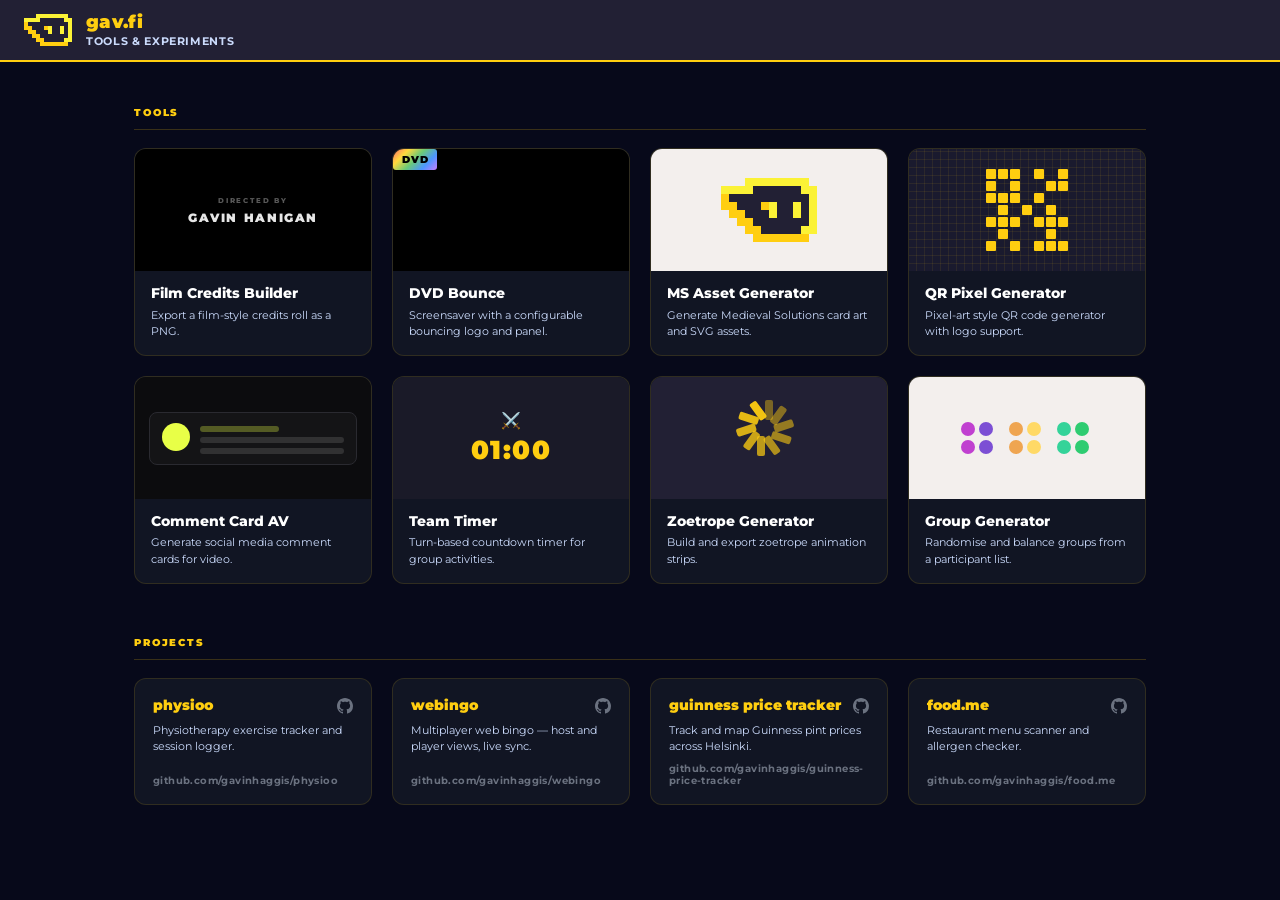
<file: index.html>
<!DOCTYPE html>
<html lang="en">
<head>
  <meta charset="UTF-8">
  <meta name="viewport" content="width=device-width, initial-scale=1.0">
  <title>gav.fi — tools</title>
  <link rel="preconnect" href="https://fonts.googleapis.com">
  <link rel="preconnect" href="https://fonts.gstatic.com" crossorigin>
  <link href="https://fonts.googleapis.com/css2?family=Montserrat:wght@400;700;800;900&display=swap" rel="stylesheet">
  <link rel="stylesheet" href="gav-fi-tools.css">
  <style>
    /* ── Tool preview panes ─────────────────────────────────────────────────── */

    /* credits — film title card */
    .prev-credits {
      background: #000;
      display: flex;
      flex-direction: column;
      align-items: center;
      justify-content: center;
      gap: 6px;
    }
    .prev-credits::before {
      content: "DIRECTED BY";
      font-family: 'Montserrat', sans-serif;
      font-size: 0.45rem;
      font-weight: 800;
      letter-spacing: .25em;
      color: rgba(255,255,255,.35);
    }
    .prev-credits::after {
      content: "GAVIN HANIGAN";
      font-family: 'Montserrat', sans-serif;
      font-size: 0.72rem;
      font-weight: 900;
      letter-spacing: .14em;
      color: rgba(255,255,255,.9);
    }

    /* DVD bounce */
    .prev-dvd {
      background: #000;
      position: relative;
    }
    .prev-dvd::after {
      content: "DVD";
      position: absolute;
      font-family: 'Montserrat', sans-serif;
      font-size: 0.6rem;
      font-weight: 900;
      letter-spacing: .08em;
      padding: 5px 9px;
      background: linear-gradient(135deg, #ff6b6b, #ffd93d, #6bcb77, #4d96ff, #c77dff);
      color: #000;
      border-radius: 3px;
      animation: dvd 4s ease-in-out infinite alternate;
    }
    @keyframes dvd {
      0%   { left: 8%;  top: 14%; }
      30%  { left: 62%; top: 8%;  }
      55%  { left: 44%; top: 58%; }
      80%  { left: 70%; top: 38%; }
      100% { left: 12%; top: 66%; }
    }

    /* Mav Generator — warm parchment + mav */
    .prev-mav {
      background: #f3efed;
      display: flex;
      align-items: center;
      justify-content: center;
    }
    .prev-mav svg {
      width: 96px;
      height: 64px;
      image-rendering: pixelated;
    }

    /* QR — pixel grid pattern */
    .prev-qr {
      background: #1a1a2e;
      background-image:
        repeating-linear-gradient(0deg,   transparent, transparent 7px, rgba(255,206,16,.08) 7px, rgba(255,206,16,.08) 8px),
        repeating-linear-gradient(90deg,  transparent, transparent 7px, rgba(255,206,16,.08) 7px, rgba(255,206,16,.08) 8px);
      display: flex;
      align-items: center;
      justify-content: center;
    }
    .prev-qr-inner {
      display: grid;
      grid-template-columns: repeat(7,10px);
      grid-template-rows: repeat(7,10px);
      gap: 2px;
    }
    .prev-qr-inner span {
      display: block;
      background: #ffce10;
      border-radius: 1px;
    }
    .prev-qr-inner span.e { background: transparent; }

    /* Social Media — dark + lime accent card */
    .prev-social {
      background: #0c0c0e;
      display: flex;
      align-items: center;
      justify-content: center;
      padding: 14px;
    }
    .prev-social-card {
      background: #141416;
      border: 1px solid #2a2a30;
      border-radius: 8px;
      padding: 10px 12px;
      width: 100%;
      display: flex;
      gap: 10px;
      align-items: flex-start;
    }
    .prev-social-avatar {
      width: 28px;
      height: 28px;
      border-radius: 50%;
      background: #e8ff47;
      flex-shrink: 0;
    }
    .prev-social-lines {
      flex: 1;
      display: flex;
      flex-direction: column;
      gap: 5px;
      padding-top: 3px;
    }
    .prev-social-lines span {
      display: block;
      height: 6px;
      border-radius: 3px;
      background: rgba(255,255,255,.12);
    }
    .prev-social-lines span:first-child { width: 55%; background: rgba(232,255,71,.3); }

    /* Team Timer — large countdown */
    .prev-timer {
      background: #1a1a28;
      display: flex;
      align-items: center;
      justify-content: center;
      flex-direction: column;
      gap: 4px;
    }
    .prev-timer::before {
      content: "⚔️";
      font-size: 1rem;
    }
    .prev-timer::after {
      content: "01:00";
      font-family: 'Montserrat', sans-serif;
      font-size: 1.6rem;
      font-weight: 900;
      color: #ffce10;
      letter-spacing: .06em;
    }

    /* Zoetrope — spinning ring */
    .prev-zoetrope {
      background: #222034;
      display: flex;
      align-items: center;
      justify-content: center;
    }
    .z-ring {
      position: relative;
      width: 80px;
      height: 80px;
      animation: z-spin 3s linear infinite;
    }
    .z-ring span {
      position: absolute;
      width: 8px;
      height: 20px;
      background: #ffce10;
      border-radius: 2px;
      left: 50%;
      top: 50%;
      transform-origin: 0 0;
    }
    @keyframes z-spin { to { transform: rotate(360deg); } }

    /* Group Generator — warm bg + circle clusters */
    .prev-groups {
      background: #f3efed;
      display: flex;
      align-items: center;
      justify-content: center;
      gap: 12px;
    }
    .prev-group-cluster {
      display: flex;
      flex-wrap: wrap;
      gap: 4px;
      width: 36px;
    }
    .prev-group-cluster span {
      display: block;
      width: 14px;
      height: 14px;
      border-radius: 50%;
    }
  </style>
</head>
<body>

<header class="site-header">
  <a href="." class="site-header-mav">
    <svg xmlns="http://www.w3.org/2000/svg" viewBox="0 0 12 8" width="48" height="32" shape-rendering="crispEdges">
      <rect x="3"  y="0" width="8" height="1" fill="#fbf236"/>
      <rect x="0"  y="1" width="4" height="1" fill="#fbf236"/><rect x="4"  y="1" width="6" height="1" fill="#222034"/><rect x="10" y="1" width="2" height="1" fill="#fbf236"/>
      <rect x="0"  y="2" width="1" height="1" fill="#ffce10"/><rect x="1"  y="2" width="10" height="1" fill="#222034"/><rect x="11" y="2" width="1" height="1" fill="#fbf236"/>
      <rect x="0"  y="3" width="2" height="1" fill="#ffce10"/><rect x="2"  y="3" width="3" height="1" fill="#222034"/><rect x="5"  y="3" width="1" height="1" fill="#ffce10"/><rect x="6"  y="3" width="1" height="1" fill="#fbf236"/><rect x="7"  y="3" width="2" height="1" fill="#222034"/><rect x="9"  y="3" width="1" height="1" fill="#fbf236"/><rect x="10" y="3" width="1" height="1" fill="#222034"/><rect x="11" y="3" width="1" height="1" fill="#fbf236"/>
      <rect x="1"  y="4" width="2" height="1" fill="#ffce10"/><rect x="3"  y="4" width="3" height="1" fill="#222034"/><rect x="6"  y="4" width="1" height="1" fill="#fbf236"/><rect x="7"  y="4" width="2" height="1" fill="#222034"/><rect x="9"  y="4" width="1" height="1" fill="#fbf236"/><rect x="10" y="4" width="1" height="1" fill="#222034"/><rect x="11" y="4" width="1" height="1" fill="#fbf236"/>
      <rect x="2"  y="5" width="2" height="1" fill="#ffce10"/><rect x="4"  y="5" width="7" height="1" fill="#222034"/><rect x="11" y="5" width="1" height="1" fill="#fbf236"/>
      <rect x="3"  y="6" width="2" height="1" fill="#ffce10"/><rect x="5"  y="6" width="5" height="1" fill="#222034"/><rect x="10" y="6" width="2" height="1" fill="#fbf236"/>
      <rect x="4"  y="7" width="7" height="1" fill="#ffce10"/>
    </svg>
  </a>
  <div>
    <div class="site-title">gav.fi</div>
    <div class="site-subtitle">tools &amp; experiments</div>
  </div>
</header>

<main>

  <section>
    <p class="section-label">Tools</p>
    <div class="tool-grid">

      <a class="tool-card" href="tools/credits.html">
        <div class="tool-preview prev-credits"></div>
        <div class="tool-info">
          <div class="tool-name">Film Credits Builder</div>
          <div class="tool-desc">Export a film-style credits roll as a PNG.</div>
        </div>
      </a>

      <a class="tool-card" href="tools/dvd-bounce.html">
        <div class="tool-preview prev-dvd"></div>
        <div class="tool-info">
          <div class="tool-name">DVD Bounce</div>
          <div class="tool-desc">Screensaver with a configurable bouncing logo and panel.</div>
        </div>
      </a>

      <a class="tool-card" href="tools/mav-generator.html">
        <div class="tool-preview prev-mav">
          <svg xmlns="http://www.w3.org/2000/svg" viewBox="0 0 12 8" shape-rendering="crispEdges">
            <rect x="3"  y="0" width="8" height="1" fill="#fbf236"/>
            <rect x="0"  y="1" width="4" height="1" fill="#fbf236"/><rect x="4"  y="1" width="6" height="1" fill="#222034"/><rect x="10" y="1" width="2" height="1" fill="#fbf236"/>
            <rect x="0"  y="2" width="1" height="1" fill="#ffce10"/><rect x="1"  y="2" width="10" height="1" fill="#222034"/><rect x="11" y="2" width="1" height="1" fill="#fbf236"/>
            <rect x="0"  y="3" width="2" height="1" fill="#ffce10"/><rect x="2"  y="3" width="3" height="1" fill="#222034"/><rect x="5"  y="3" width="1" height="1" fill="#ffce10"/><rect x="6"  y="3" width="1" height="1" fill="#fbf236"/><rect x="7"  y="3" width="2" height="1" fill="#222034"/><rect x="9"  y="3" width="1" height="1" fill="#fbf236"/><rect x="10" y="3" width="1" height="1" fill="#222034"/><rect x="11" y="3" width="1" height="1" fill="#fbf236"/>
            <rect x="1"  y="4" width="2" height="1" fill="#ffce10"/><rect x="3"  y="4" width="3" height="1" fill="#222034"/><rect x="6"  y="4" width="1" height="1" fill="#fbf236"/><rect x="7"  y="4" width="2" height="1" fill="#222034"/><rect x="9"  y="4" width="1" height="1" fill="#fbf236"/><rect x="10" y="4" width="1" height="1" fill="#222034"/><rect x="11" y="4" width="1" height="1" fill="#fbf236"/>
            <rect x="2"  y="5" width="2" height="1" fill="#ffce10"/><rect x="4"  y="5" width="7" height="1" fill="#222034"/><rect x="11" y="5" width="1" height="1" fill="#fbf236"/>
            <rect x="3"  y="6" width="2" height="1" fill="#ffce10"/><rect x="5"  y="6" width="5" height="1" fill="#222034"/><rect x="10" y="6" width="2" height="1" fill="#fbf236"/>
            <rect x="4"  y="7" width="7" height="1" fill="#ffce10"/>
          </svg>
        </div>
        <div class="tool-info">
          <div class="tool-name">MS Asset Generator</div>
          <div class="tool-desc">Generate Medieval Solutions card art and SVG assets.</div>
        </div>
      </a>

      <a class="tool-card" href="tools/qr-pixel-generator.html">
        <div class="tool-preview prev-qr">
          <div class="prev-qr-inner" id="qrGrid"></div>
        </div>
        <div class="tool-info">
          <div class="tool-name">QR Pixel Generator</div>
          <div class="tool-desc">Pixel-art style QR code generator with logo support.</div>
        </div>
      </a>

      <a class="tool-card" href="tools/social-media.html">
        <div class="tool-preview prev-social">
          <div class="prev-social-card">
            <div class="prev-social-avatar"></div>
            <div class="prev-social-lines">
              <span></span>
              <span></span>
              <span></span>
            </div>
          </div>
        </div>
        <div class="tool-info">
          <div class="tool-name">Comment Card AV</div>
          <div class="tool-desc">Generate social media comment cards for video.</div>
        </div>
      </a>

      <a class="tool-card" href="tools/team-timer.html">
        <div class="tool-preview prev-timer"></div>
        <div class="tool-info">
          <div class="tool-name">Team Timer</div>
          <div class="tool-desc">Turn-based countdown timer for group activities.</div>
        </div>
      </a>

      <a class="tool-card" href="tools/zoetrope.html">
        <div class="tool-preview prev-zoetrope">
          <div class="z-ring" id="zRing"></div>
        </div>
        <div class="tool-info">
          <div class="tool-name">Zoetrope Generator</div>
          <div class="tool-desc">Build and export zoetrope animation strips.</div>
        </div>
      </a>

      <a class="tool-card" href="tools/group-generator.html">
        <div class="tool-preview prev-groups">
          <div class="prev-group-cluster">
            <span style="background:#c040d0"></span>
            <span style="background:#7c4fd4"></span>
            <span style="background:#c040d0"></span>
            <span style="background:#7c4fd4"></span>
          </div>
          <div class="prev-group-cluster">
            <span style="background:#efa551"></span>
            <span style="background:#ffd966"></span>
            <span style="background:#efa551"></span>
            <span style="background:#ffd966"></span>
          </div>
          <div class="prev-group-cluster">
            <span style="background:#34d399"></span>
            <span style="background:#2ecc71"></span>
            <span style="background:#34d399"></span>
            <span style="background:#2ecc71"></span>
          </div>
        </div>
        <div class="tool-info">
          <div class="tool-name">Group Generator</div>
          <div class="tool-desc">Randomise and balance groups from a participant list.</div>
        </div>
      </a>

    </div>
  </section>

  <section>
    <p class="section-label">Projects</p>
    <div class="repo-grid">

      <a class="repo-card" href="https://github.com/gavinhaggis/physioo" target="_blank" rel="noopener noreferrer">
        <div class="repo-header">
          <div class="repo-name">physioo</div>
          <svg class="gh-icon" viewBox="0 0 24 24" xmlns="http://www.w3.org/2000/svg"><path d="M12 0C5.37 0 0 5.37 0 12c0 5.31 3.435 9.795 8.205 11.385.6.105.825-.255.825-.57 0-.285-.015-1.23-.015-2.235-3.015.555-3.795-.735-4.035-1.41-.135-.345-.72-1.41-1.23-1.695-.42-.225-1.02-.78-.015-.795.945-.015 1.62.87 1.845 1.23 1.08 1.815 2.805 1.305 3.495.99.105-.78.42-1.305.765-1.605-2.67-.3-5.46-1.335-5.46-5.925 0-1.305.465-2.385 1.23-3.225-.12-.3-.54-1.53.12-3.18 0 0 1.005-.315 3.3 1.23.96-.27 1.98-.405 3-.405s2.04.135 3 .405c2.295-1.56 3.3-1.23 3.3-1.23.66 1.65.24 2.88.12 3.18.765.84 1.23 1.905 1.23 3.225 0 4.605-2.805 5.625-5.475 5.925.435.375.81 1.095.81 2.22 0 1.605-.015 2.895-.015 3.3 0 .315.225.69.825.57A12.02 12.02 0 0 0 24 12c0-6.63-5.37-12-12-12z"/></svg>
        </div>
        <div class="repo-desc">Physiotherapy exercise tracker and session logger.</div>
        <div class="repo-slug">github.com/gavinhaggis/physioo</div>
      </a>

      <a class="repo-card" href="https://github.com/gavinhaggis/webingo" target="_blank" rel="noopener noreferrer">
        <div class="repo-header">
          <div class="repo-name">webingo</div>
          <svg class="gh-icon" viewBox="0 0 24 24" xmlns="http://www.w3.org/2000/svg"><path d="M12 0C5.37 0 0 5.37 0 12c0 5.31 3.435 9.795 8.205 11.385.6.105.825-.255.825-.57 0-.285-.015-1.23-.015-2.235-3.015.555-3.795-.735-4.035-1.41-.135-.345-.72-1.41-1.23-1.695-.42-.225-1.02-.78-.015-.795.945-.015 1.62.87 1.845 1.23 1.08 1.815 2.805 1.305 3.495.99.105-.78.42-1.305.765-1.605-2.67-.3-5.46-1.335-5.46-5.925 0-1.305.465-2.385 1.23-3.225-.12-.3-.54-1.53.12-3.18 0 0 1.005-.315 3.3 1.23.96-.27 1.98-.405 3-.405s2.04.135 3 .405c2.295-1.56 3.3-1.23 3.3-1.23.66 1.65.24 2.88.12 3.18.765.84 1.23 1.905 1.23 3.225 0 4.605-2.805 5.625-5.475 5.925.435.375.81 1.095.81 2.22 0 1.605-.015 2.895-.015 3.3 0 .315.225.69.825.57A12.02 12.02 0 0 0 24 12c0-6.63-5.37-12-12-12z"/></svg>
        </div>
        <div class="repo-desc">Multiplayer web bingo — host and player views, live sync.</div>
        <div class="repo-slug">github.com/gavinhaggis/webingo</div>
      </a>

      <a class="repo-card" href="https://github.com/gavinhaggis/guinness-price-tracker" target="_blank" rel="noopener noreferrer">
        <div class="repo-header">
          <div class="repo-name">guinness price tracker</div>
          <svg class="gh-icon" viewBox="0 0 24 24" xmlns="http://www.w3.org/2000/svg"><path d="M12 0C5.37 0 0 5.37 0 12c0 5.31 3.435 9.795 8.205 11.385.6.105.825-.255.825-.57 0-.285-.015-1.23-.015-2.235-3.015.555-3.795-.735-4.035-1.41-.135-.345-.72-1.41-1.23-1.695-.42-.225-1.02-.78-.015-.795.945-.015 1.62.87 1.845 1.23 1.08 1.815 2.805 1.305 3.495.99.105-.78.42-1.305.765-1.605-2.67-.3-5.46-1.335-5.46-5.925 0-1.305.465-2.385 1.23-3.225-.12-.3-.54-1.53.12-3.18 0 0 1.005-.315 3.3 1.23.96-.27 1.98-.405 3-.405s2.04.135 3 .405c2.295-1.56 3.3-1.23 3.3-1.23.66 1.65.24 2.88.12 3.18.765.84 1.23 1.905 1.23 3.225 0 4.605-2.805 5.625-5.475 5.925.435.375.81 1.095.81 2.22 0 1.605-.015 2.895-.015 3.3 0 .315.225.69.825.57A12.02 12.02 0 0 0 24 12c0-6.63-5.37-12-12-12z"/></svg>
        </div>
        <div class="repo-desc">Track and map Guinness pint prices across Helsinki.</div>
        <div class="repo-slug">github.com/gavinhaggis/guinness-price-tracker</div>
      </a>

      <a class="repo-card" href="https://github.com/gavinhaggis/food.me" target="_blank" rel="noopener noreferrer">
        <div class="repo-header">
          <div class="repo-name">food.me</div>
          <svg class="gh-icon" viewBox="0 0 24 24" xmlns="http://www.w3.org/2000/svg"><path d="M12 0C5.37 0 0 5.37 0 12c0 5.31 3.435 9.795 8.205 11.385.6.105.825-.255.825-.57 0-.285-.015-1.23-.015-2.235-3.015.555-3.795-.735-4.035-1.41-.135-.345-.72-1.41-1.23-1.695-.42-.225-1.02-.78-.015-.795.945-.015 1.62.87 1.845 1.23 1.08 1.815 2.805 1.305 3.495.99.105-.78.42-1.305.765-1.605-2.67-.3-5.46-1.335-5.46-5.925 0-1.305.465-2.385 1.23-3.225-.12-.3-.54-1.53.12-3.18 0 0 1.005-.315 3.3 1.23.96-.27 1.98-.405 3-.405s2.04.135 3 .405c2.295-1.56 3.3-1.23 3.3-1.23.66 1.65.24 2.88.12 3.18.765.84 1.23 1.905 1.23 3.225 0 4.605-2.805 5.625-5.475 5.925.435.375.81 1.095.81 2.22 0 1.605-.015 2.895-.015 3.3 0 .315.225.69.825.57A12.02 12.02 0 0 0 24 12c0-6.63-5.37-12-12-12z"/></svg>
        </div>
        <div class="repo-desc">Restaurant menu scanner and allergen checker.</div>
        <div class="repo-slug">github.com/gavinhaggis/food.me</div>
      </a>

    </div>
  </section>

</main>

<script>
  // QR preview — pseudo-random pixel pattern evocative of a QR code
  const qrPattern = [
    1,1,1,0,1,0,1,
    1,0,1,0,0,1,1,
    1,1,1,0,1,0,0,
    0,1,0,1,0,1,0,
    1,1,1,0,1,1,1,
    0,1,0,0,0,1,0,
    1,0,1,0,1,1,1,
  ];
  const qrGrid = document.getElementById('qrGrid');
  qrPattern.forEach(on => {
    const s = document.createElement('span');
    if (!on) s.className = 'e';
    qrGrid.appendChild(s);
  });

  // Zoetrope ring — 10 evenly spaced bars
  const ring = document.getElementById('zRing');
  const count = 10;
  for (let i = 0; i < count; i++) {
    const s = document.createElement('span');
    const angle = (360 / count) * i;
    const rad = angle * Math.PI / 180;
    const r = 28;
    const cx = 40, cy = 40;
    const x = cx + r * Math.sin(rad) - 4;
    const y = cy - r * Math.cos(rad) - 10;
    s.style.cssText = `left:${x}px;top:${y}px;transform:rotate(${angle}deg);opacity:${0.4 + (i / count) * 0.6}`;
    ring.appendChild(s);
  }
</script>

</body>
</html>
</file>
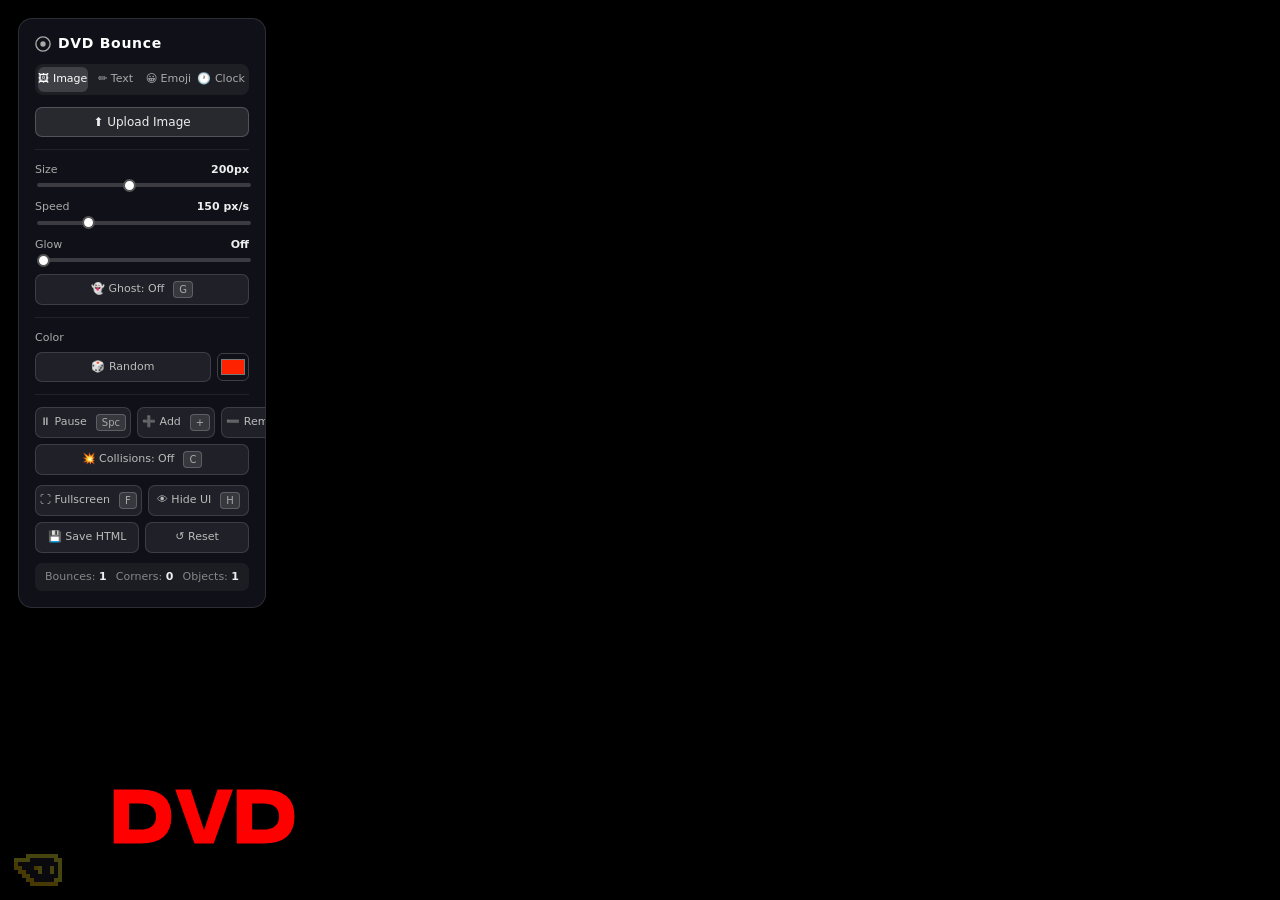
<file: tools/dvd-bounce.html>
<!DOCTYPE html>
<html lang="en">
<head>
<meta charset="UTF-8">
<meta name="viewport" content="width=device-width, initial-scale=1.0">
<title>DVD Bounce</title>
<style>
  *, *::before, *::after { box-sizing: border-box; }
  body { margin: 0; overflow: hidden; background: #000; width: 100vw; height: 100vh; font-family: system-ui, sans-serif; }

  #flashLayer { position: fixed; inset: 0; pointer-events: none; z-index: 50; opacity: 0; transition: opacity 0.05s ease; }

  #panel {
    position: fixed; top: 18px; left: 18px;
    background: rgba(20,20,30,0.82); backdrop-filter: blur(12px);
    border: 1px solid rgba(255,255,255,0.12); border-radius: 14px;
    padding: 14px 16px 16px; color: #eee; font-size: 13px; line-height: 1.5;
    width: 248px; z-index: 100;
    transition: opacity 0.4s ease, visibility 0.4s ease;
    max-height: calc(100vh - 36px); overflow-y: auto;
  }
  #panel.hidden { opacity: 0; visibility: hidden; }
  #panel h2 { margin: 0 0 10px; font-size: 14px; letter-spacing: .05em; color: #fff; display: flex; align-items: center; gap: 7px; }

  .tabs { display: flex; gap: 3px; background: rgba(255,255,255,0.06); border-radius: 8px; padding: 3px; margin-bottom: 12px; }
  .tab { flex: 1; text-align: center; padding: 4px 0; border-radius: 6px; font-size: 11px; cursor: pointer; color: #aaa; transition: background .2s, color .2s; }
  .tab.active { background: rgba(255,255,255,0.15); color: #fff; }
  .tab-panel { display: none; }
  .tab-panel.active { display: block; }

  .row { margin-bottom: 10px; }
  .row:last-child { margin-bottom: 0; }
  label.field { display: flex; flex-direction: column; gap: 3px; }
  label.field span { display: flex; justify-content: space-between; font-size: 11px; color: #aaa; }
  label.field span b { color: #eee; font-weight: 600; }

  input[type=range] { -webkit-appearance: none; width: 100%; height: 4px; border-radius: 2px; background: rgba(255,255,255,0.18); outline: none; cursor: pointer; }
  input[type=range]::-webkit-slider-thumb { -webkit-appearance: none; width: 13px; height: 13px; border-radius: 50%; background: #fff; border: 2px solid #555; cursor: pointer; }

  .upload-btn { display: inline-block; cursor: pointer; background: rgba(255,255,255,0.1); border: 1px solid rgba(255,255,255,0.2); border-radius: 7px; padding: 5px 12px; font-size: 12px; color: #eee; transition: background .2s; width: 100%; text-align: center; }
  .upload-btn:hover { background: rgba(255,255,255,0.2); }
  #fileInput { display: none; }

  input[type=text] { width: 100%; padding: 6px 9px; background: rgba(255,255,255,0.08); border: 1px solid rgba(255,255,255,0.18); border-radius: 7px; color: #fff; font-size: 18px; font-weight: 700; font-family: system-ui, sans-serif; outline: none; }
  input[type=text]:focus { border-color: rgba(255,255,255,0.4); }

  select { width: 100%; padding: 5px 8px; background: rgba(255,255,255,0.08); border: 1px solid rgba(255,255,255,0.18); border-radius: 7px; color: #fff; font-size: 12px; outline: none; cursor: pointer; appearance: none; }
  select option { background: #1a1a2e; }

  .divider { height: 1px; background: rgba(255,255,255,0.08); margin: 12px 0; }

  .btn-grid { display: grid; grid-template-columns: 1fr 1fr; gap: 6px; }
  .btn-grid.three { grid-template-columns: 1fr 1fr 1fr; }
  .icon-btn { display: flex; align-items: center; justify-content: center; gap: 5px; padding: 6px 4px; background: rgba(255,255,255,0.07); border: 1px solid rgba(255,255,255,0.13); border-radius: 7px; color: #bbb; font-size: 11px; cursor: pointer; transition: background .2s, color .2s; white-space: nowrap; }
  .icon-btn:hover { background: rgba(255,255,255,0.16); color: #fff; }
  .icon-btn.active { background: rgba(255,255,255,0.18); color: #fff; border-color: rgba(255,255,255,0.3); }

  #colorLockRow { display: flex; gap: 6px; align-items: center; }
  #colorLockRow input[type=color] { width: 32px; height: 28px; padding: 1px; border-radius: 6px; border: 1px solid rgba(255,255,255,0.2); background: none; cursor: pointer; flex-shrink: 0; }

  #stats { display: flex; justify-content: space-between; margin-top: 10px; padding: 6px 10px; background: rgba(255,255,255,0.05); border-radius: 7px; font-size: 11px; color: #888; }
  #stats span b { color: #eee; font-weight: 600; }

  .kbd { display: inline-block; background: rgba(255,255,255,0.1); border: 1px solid rgba(255,255,255,0.2); border-radius: 4px; padding: 0 5px; font-size: 10px; color: #aaa; margin-left: 4px; }
</style>
</head>
<body>

<div id="flashLayer"></div>
<canvas id="trailCanvas" style="position:fixed;inset:0;pointer-events:none;z-index:1;"></canvas>
<div id="logosContainer" style="position:fixed;inset:0;pointer-events:none;z-index:2;"></div>

<div id="panel">
  <h2>
    <svg width="16" height="16" viewBox="0 0 18 18" fill="none"><circle cx="9" cy="9" r="8" stroke="#aaa" stroke-width="1.5"/><circle cx="9" cy="9" r="3" fill="#aaa"/></svg>
    DVD Bounce
  </h2>

  <div class="tabs">
    <div class="tab active" data-tab="image">🖼 Image</div>
    <div class="tab" data-tab="text">✏️ Text</div>
    <div class="tab" data-tab="emoji">😀 Emoji</div>
    <div class="tab" data-tab="clock">🕐 Clock</div>
  </div>

  <div class="tab-panel active" id="tab-image">
    <div class="row"><label class="upload-btn" for="fileInput">⬆ Upload Image</label><input type="file" id="fileInput" accept="image/png,image/jpeg,image/svg+xml,image/gif"></div>
  </div>
  <div class="tab-panel" id="tab-text">
    <div class="row"><label class="field"><span>Text</span><input type="text" id="textInput" value="DVD" maxlength="40" spellcheck="false"></label></div>
    <div class="row"><label class="field"><span>Font</span>
      <select id="fontSelect">
        <option value="system-ui,sans-serif">System UI</option>
        <option value="Georgia,serif">Georgia</option>
        <option value="'Courier New',monospace">Courier New</option>
        <option value="Impact,sans-serif">Impact</option>
        <option value="'Arial Black',sans-serif">Arial Black</option>
        <option value="'Comic Sans MS',cursive">Comic Sans</option>
      </select>
    </label></div>
  </div>
  <div class="tab-panel" id="tab-emoji">
    <div class="row"><label class="field"><span>Emoji</span><input type="text" id="emojiInput" value="📀" maxlength="4" spellcheck="false" style="font-size:28px;text-align:center;"></label></div>
  </div>
  <div class="tab-panel" id="tab-clock">
    <div class="row" style="font-size:11px;color:#aaa;padding:4px 0;">Bounces the current time, updated every second.</div>
    <div class="row"><label class="field"><span>Font</span>
      <select id="clockFontSelect">
        <option value="'Courier New',monospace">Courier New</option>
        <option value="system-ui,sans-serif">System UI</option>
        <option value="Impact,sans-serif">Impact</option>
        <option value="Georgia,serif">Georgia</option>
      </select>
    </label></div>
  </div>

  <div class="divider"></div>

  <div class="row"><label class="field"><span>Size <b id="sizeVal">200px</b></span><input type="range" id="sizeSlider" min="50" max="400" value="200"></label></div>
  <div class="row"><label class="field"><span>Speed <b id="speedVal">150 px/s</b></span><input type="range" id="speedSlider" min="50" max="500" value="150"></label></div>
  <div class="row"><label class="field"><span>Glow <b id="glowVal">Off</b></span><input type="range" id="glowSlider" min="0" max="60" value="0"></label></div>
  <div class="row">
    <div class="icon-btn" id="trailToggle" style="width:100%;">👻 Ghost: Off<span class="kbd">G</span></div>
  </div>

  <div class="divider"></div>

  <div class="row">
    <div style="font-size:11px;color:#aaa;margin-bottom:5px;">Color</div>
    <div id="colorLockRow">
      <div class="icon-btn" id="colorLockBtn" style="flex:1;">🎲 Random</div>
      <input type="color" id="colorPicker" value="#ff2200" title="Pick locked color">
    </div>
  </div>

  <div class="divider"></div>

  <div class="btn-grid three" style="margin-bottom:6px;">
    <div class="icon-btn" id="pauseBtn">⏸ Pause<span class="kbd">Spc</span></div>
    <div class="icon-btn" id="addBtn">➕ Add<span class="kbd">+</span></div>
    <div class="icon-btn" id="removeBtn">➖ Remove<span class="kbd">-</span></div>
  </div>
  <div class="row">
    <div class="icon-btn" id="collideToggle" style="width:100%;">💥 Collisions: Off<span class="kbd">C</span></div>
  </div>
  <div class="btn-grid" style="margin-bottom:6px;">
    <div class="icon-btn" id="fsBtn">⛶ Fullscreen<span class="kbd">F</span></div>
    <div class="icon-btn" id="hideBtn">👁 Hide UI<span class="kbd">H</span></div>
  </div>
  <div class="btn-grid">
    <div class="icon-btn" id="saveBtn">💾 Save HTML</div>
    <div class="icon-btn" id="resetBtn">↺ Reset</div>
  </div>

  <div id="stats">
    <span>Bounces: <b id="statBounces">0</b></span>
    <span>Corners: <b id="statCorners">0</b></span>
    <span>Objects: <b id="statObjects">1</b></span>
  </div>
</div>

<script>
// ── Globals ───────────────────────────────────────────────────────────────────
const flashLayer  = document.getElementById('flashLayer');
const trailCanvas = document.getElementById('trailCanvas');
const tCtx        = trailCanvas.getContext('2d');
const container   = document.getElementById('logosContainer');
const panel       = document.getElementById('panel');
const sizeSlider  = document.getElementById('sizeSlider');
const speedSlider = document.getElementById('speedSlider');
const glowSlider  = document.getElementById('glowSlider');
const sizeVal     = document.getElementById('sizeVal');
const speedVal    = document.getElementById('speedVal');
const glowVal     = document.getElementById('glowVal');
const textInput   = document.getElementById('textInput');
const fontSelect  = document.getElementById('fontSelect');
const emojiInput  = document.getElementById('emojiInput');
const clockFont   = document.getElementById('clockFontSelect');
const colorLockBtn= document.getElementById('colorLockBtn');
const colorPicker = document.getElementById('colorPicker');
const pauseBtn    = document.getElementById('pauseBtn');
const statBounces = document.getElementById('statBounces');
const statCorners = document.getElementById('statCorners');
const statObjects = document.getElementById('statObjects');

let W = window.innerWidth, H = window.innerHeight;
let paused       = false;
let uiVisible    = true;
let colorLocked  = false;
let glowAmount   = 0;
let trailEnabled   = false;
let collisions     = false;
let totalBounces = 0;
let totalCorners = 0;
let mode         = 'image';
let sourceImg    = null;
let naturalRatio = 260 / 100;
let currentSize  = 200;
let currentSpeed = 150;
let lastTime     = null;

trailCanvas.width  = W;
trailCanvas.height = H;

const DEFAULT_SVG = `<svg xmlns="http://www.w3.org/2000/svg" viewBox="0 0 260 100" width="260" height="100">
  <path d="M10 15 L10 85 L45 85 Q85 85 85 50 Q85 15 45 15 Z M30 33 L44 33 Q65 33 65 50 Q65 67 44 67 L30 67 Z" fill="white"/>
  <polygon points="90,15 115,85 140,85 165,15 145,15 127.5,68 110,15" fill="white"/>
  <path d="M170 15 L170 85 L205 85 Q245 85 245 50 Q245 15 205 15 Z M190 33 L204 33 Q225 33 225 50 Q225 67 204 67 L190 67 Z" fill="white"/>
</svg>`;

// ── Color helpers ─────────────────────────────────────────────────────────────
const HUES = [0,30,60,90,120,160,200,240,270,300,330];
let lastHue = -1;
function randomHue() {
  const pool = HUES.filter(h => Math.abs(h - lastHue) > 40);
  lastHue = pool[Math.floor(Math.random() * pool.length)];
  return lastHue;
}
function hueToRGB(h) {
  const f = n => { const k=(n+h/30)%12; return Math.round((0.5-Math.max(Math.min(k-3,9-k,1),-1)*0.5)*255); };
  return { r:f(0), g:f(8), b:f(4) };
}
function hexToRGB(hex) {
  return { r:parseInt(hex.slice(1,3),16), g:parseInt(hex.slice(3,5),16), b:parseInt(hex.slice(5,7),16) };
}
function getColor() {
  return colorLocked ? hexToRGB(colorPicker.value) : hueToRGB(randomHue());
}

// ── Emoji tinting via offscreen canvas ───────────────────────────────────────
function drawTintedEmoji(ctx, emoji, w, h, r, g, b) {
  // Pass 1: draw emoji normally
  const a = document.createElement('canvas');
  a.width = w; a.height = h;
  const ac = a.getContext('2d');
  const fs = Math.round(h * 0.82);
  ac.font = `${fs}px serif`;
  ac.textBaseline = 'middle';
  ac.textAlign = 'center';
  ac.fillText(emoji, w/2, h/2);

  // Pass 2: color layer multiplied, masked to emoji shape
  const b2 = document.createElement('canvas');
  b2.width = w; b2.height = h;
  const bc = b2.getContext('2d');
  // draw color
  bc.fillStyle = `rgb(${r},${g},${b})`;
  bc.fillRect(0, 0, w, h);
  // mask to emoji alpha
  bc.globalCompositeOperation = 'destination-in';
  bc.drawImage(a, 0, 0);

  // Pass 3: composite onto destination — emoji first, then color on top with multiply
  ctx.drawImage(a, 0, 0);
  ctx.globalCompositeOperation = 'multiply';
  ctx.drawImage(b2, 0, 0);
  ctx.globalCompositeOperation = 'source-over';
}

// ── Logo class ────────────────────────────────────────────────────────────────
class Logo {
  constructor() {
    this.el  = document.createElement('div');
    this.el.style.cssText = 'position:absolute;pointer-events:none;';
    this.cvs = document.createElement('canvas');
    this.ctx = this.cvs.getContext('2d');
    this.el.appendChild(this.cvs);
    container.appendChild(this.el);

    this.w = currentSize;
    this.h = Math.round(currentSize / naturalRatio);
    this.x = Math.random() * Math.max(1, W - this.w);
    this.y = Math.random() * Math.max(1, H - this.h);
    const angle = (Math.random()*60+15)*Math.PI/180;
    this.vx = currentSpeed * Math.cos(angle) * (Math.random()<.5?1:-1);
    this.vy = currentSpeed * Math.sin(angle) * (Math.random()<.5?1:-1);
    this.color = getColor();
    this._label = '';
    this.resize(currentSize);
    this.render();
  }

  resize(w) {
    this.w = w;
    this.h = Math.round(w / naturalRatio);
    this.cvs.width  = this.w;
    this.cvs.height = this.h;
    this.render();
  }

  render() {
    const c = this.ctx;
    const {r,g,b} = this.color;
    c.clearRect(0, 0, this.cvs.width, this.cvs.height);

    if (mode === 'emoji') {
      drawTintedEmoji(c, emojiInput.value||'📀', this.cvs.width, this.cvs.height, r, g, b);

    } else if (mode === 'text' || mode === 'clock') {
      const fs   = Math.round(this.cvs.height * 0.78);
      const font = mode === 'clock' ? clockFont.value : fontSelect.value;
      c.font = `900 ${fs}px ${font}`;
      c.textBaseline = 'middle';
      c.textAlign = 'center';
      c.fillStyle = `rgb(${r},${g},${b})`;
      c.fillText(this._label || '', this.cvs.width/2, this.cvs.height/2);

    } else {
      if (!sourceImg) return;
      c.globalCompositeOperation = 'source-over';
      c.drawImage(sourceImg, 0, 0, this.cvs.width, this.cvs.height);
      c.globalCompositeOperation = 'multiply';
      c.fillStyle = `rgb(${r},${g},${b})`;
      c.fillRect(0, 0, this.cvs.width, this.cvs.height);
      c.globalCompositeOperation = 'destination-in';
      c.drawImage(sourceImg, 0, 0, this.cvs.width, this.cvs.height);
      c.globalCompositeOperation = 'source-over';
    }

    this.el.style.filter = glowAmount > 0
      ? `drop-shadow(0 0 ${glowAmount}px rgb(${r},${g},${b}))`
      : '';
  }

  updateClockLabel() {
    const label = new Date().toLocaleTimeString([],{hour:'2-digit',minute:'2-digit',second:'2-digit'});
    if (label !== this._label) { this._label = label; this.render(); }
  }

  update(dt) {
    if (mode === 'clock') this.updateClockLabel();

    this.x += this.vx * dt;
    this.y += this.vy * dt;

    let bx = false, by = false;
    if (this.x <= 0)            { this.x = 0;         this.vx =  Math.abs(this.vx); bx = true; }
    else if (this.x+this.w >= W){ this.x = W-this.w;  this.vx = -Math.abs(this.vx); bx = true; }
    if (this.y <= 0)            { this.y = 0;          this.vy =  Math.abs(this.vy); by = true; }
    else if (this.y+this.h >= H){ this.y = H-this.h;  this.vy = -Math.abs(this.vy); by = true; }

    if (bx || by) {
      this.color = getColor();
      nudgeAngle(this);
      this.render();
      if (trailEnabled) spawnTrail(this);
      totalBounces++;
      if (bx && by) { cornerFlash(this.color); totalCorners++; }
      updateStats();
    }

    this.el.style.left = this.x + 'px';
    this.el.style.top  = this.y + 'px';
  }

  destroy() { this.el.remove(); }
}

function nudgeAngle(logo) {
  const nudge = (Math.random()*16-8)*Math.PI/180;
  const spd = Math.hypot(logo.vx, logo.vy);
  const a = Math.atan2(logo.vy, logo.vx) + nudge;
  logo.vx = spd*Math.cos(a);
  logo.vy = spd*Math.sin(a);
}

// ── Trails ────────────────────────────────────────────────────────────────────
const trails = [];
function spawnTrail(logo) {
  // Snapshot current canvas pixels into an ImageBitmap for drawing later
  const snap = document.createElement('canvas');
  snap.width = logo.cvs.width; snap.height = logo.cvs.height;
  snap.getContext('2d').drawImage(logo.cvs, 0, 0);
  trails.push({ x:logo.x, y:logo.y, w:logo.w, h:logo.h, img:snap, alpha:0.5, born:performance.now() });
}
function drawTrails(now) {
  tCtx.clearRect(0, 0, W, H);
  for (let i = trails.length-1; i >= 0; i--) {
    const t = trails[i];
    t.alpha = Math.max(0, 0.5 - (now - t.born) / 1000 * 1.1);
    if (t.alpha <= 0) { trails.splice(i, 1); continue; }
    tCtx.globalAlpha = t.alpha;
    tCtx.drawImage(t.img, t.x, t.y, t.w, t.h);
  }
  tCtx.globalAlpha = 1;
}

// ── Corner flash ──────────────────────────────────────────────────────────────
function cornerFlash(col) {
  const {r,g,b} = col;
  flashLayer.style.background = `rgb(${r},${g},${b})`;
  flashLayer.style.opacity = '0.35';
  setTimeout(() => { flashLayer.style.opacity = '0'; }, 120);
}

// ── Logo management ───────────────────────────────────────────────────────────
let logos = [];
function addLogo() { logos.push(new Logo()); updateStats(); }
function removeLogo() { if (logos.length > 1) { logos.pop().destroy(); updateStats(); } }
function rebuildLogos() { logos.forEach(l => l.destroy()); logos = []; addLogo(); }
function updateStats() {
  statBounces.textContent = totalBounces;
  statCorners.textContent = totalCorners;
  statObjects.textContent = logos.length;
}
function rerenderAll() { logos.forEach(l => l.resize(currentSize)); }
function rescaleSpeed() {
  logos.forEach(l => {
    const spd = Math.hypot(l.vx, l.vy);
    if (spd > 0) { l.vx = l.vx/spd*currentSpeed; l.vy = l.vy/spd*currentSpeed; }
  });
}

// ── Source helpers ────────────────────────────────────────────────────────────
function measureTextRatio(text, font) {
  const tmp = document.createElement('canvas');
  const tc  = tmp.getContext('2d');
  tc.font = `900 100px ${font}`;
  const m = tc.measureText(text || ' ');
  return (Math.ceil(m.width) + 8) / (100 * 1.2);
}

function setMode(m) {
  mode = m;
  if (m === 'text') {
    naturalRatio = measureTextRatio(textInput.value || 'DVD', fontSelect.value);
    logos.forEach(l => { l._label = textInput.value || 'DVD'; });
  } else if (m === 'emoji') {
    naturalRatio = 1;
  } else if (m === 'clock') {
    const t = new Date().toLocaleTimeString([],{hour:'2-digit',minute:'2-digit',second:'2-digit'});
    naturalRatio = measureTextRatio(t, clockFont.value);
    logos.forEach(l => { l._label = t; });
  }
  rerenderAll();
}

function loadImage(url, ratio) {
  const img = new Image();
  img.onload = () => {
    sourceImg = img;
    naturalRatio = ratio || (img.naturalWidth / img.naturalHeight) || 1;
    rerenderAll();
  };
  img.src = url;
}

function loadDefault() {
  const blob = new Blob([DEFAULT_SVG], {type:'image/svg+xml'});
  loadImage(URL.createObjectURL(blob), 260/100);
}

function frame(ts) {
  if (!lastTime) lastTime = ts;
  const dt = paused ? 0 : Math.min((ts - lastTime) / 1000, 0.05);
  lastTime = ts;
  logos.forEach(l => l.update(dt));
  if (collisions) resolveCollisions();
  drawTrails(ts);
  requestAnimationFrame(frame);
}

// ── Collision resolution ──────────────────────────────────────────────────────
function resolveCollisions() {
  for (let i = 0; i < logos.length; i++) {
    for (let j = i + 1; j < logos.length; j++) {
      const a = logos[i], b = logos[j];
      // Use centre-point distance on the smaller axis for AABB-style elastic bounce
      const acx = a.x + a.w/2, acy = a.y + a.h/2;
      const bcx = b.x + b.w/2, bcy = b.y + b.h/2;
      const overlapX = (a.w + b.w)/2 - Math.abs(acx - bcx);
      const overlapY = (a.h + b.h)/2 - Math.abs(acy - bcy);
      if (overlapX <= 0 || overlapY <= 0) continue;

      // Swap velocity components on the axis with least overlap
      if (overlapX < overlapY) {
        // Horizontal collision — swap vx, push apart
        [a.vx, b.vx] = [b.vx, a.vx];
        const push = overlapX / 2 + 0.5;
        if (acx < bcx) { a.x -= push; b.x += push; }
        else           { a.x += push; b.x -= push; }
      } else {
        // Vertical collision — swap vy, push apart
        [a.vy, b.vy] = [b.vy, a.vy];
        const push = overlapY / 2 + 0.5;
        if (acy < bcy) { a.y -= push; b.y += push; }
        else           { a.y += push; b.y -= push; }
      }

      // New colour + trail on collision
      a.color = getColor(); a.render();
      b.color = getColor(); b.render();
      if (trailEnabled) { spawnTrail(a); spawnTrail(b); }
      totalBounces += 2;
      updateStats();
    }
  }
}

// ── UI wiring ─────────────────────────────────────────────────────────────────
document.querySelectorAll('.tab').forEach(tab => {
  tab.addEventListener('click', () => {
    document.querySelectorAll('.tab').forEach(t => t.classList.remove('active'));
    document.querySelectorAll('.tab-panel').forEach(p => p.classList.remove('active'));
    tab.classList.add('active');
    document.getElementById('tab-' + tab.dataset.tab).classList.add('active');
    setMode(tab.dataset.tab);
  });
});

textInput.addEventListener('input', () => {
  if (mode !== 'text') return;
  naturalRatio = measureTextRatio(textInput.value || 'DVD', fontSelect.value);
  logos.forEach(l => { l._label = textInput.value || 'DVD'; l.resize(currentSize); });
});
fontSelect.addEventListener('change', () => {
  if (mode !== 'text') return;
  naturalRatio = measureTextRatio(textInput.value || 'DVD', fontSelect.value);
  rerenderAll();
});
emojiInput.addEventListener('input', () => { if (mode === 'emoji') rerenderAll(); });
clockFont.addEventListener('change', () => { if (mode === 'clock') rerenderAll(); });

sizeSlider.addEventListener('input', () => {
  currentSize = parseInt(sizeSlider.value);
  sizeVal.textContent = currentSize + 'px';
  logos.forEach(l => l.resize(currentSize));
});
speedSlider.addEventListener('input', () => {
  currentSpeed = parseInt(speedSlider.value);
  speedVal.textContent = currentSpeed + ' px/s';
  rescaleSpeed();
});
glowSlider.addEventListener('input', () => {
  glowAmount = parseInt(glowSlider.value);
  glowVal.textContent = glowAmount === 0 ? 'Off' : glowAmount + 'px';
  rerenderAll();
});

document.getElementById('trailToggle').addEventListener('click', function() {
  trailEnabled = !trailEnabled;
  this.textContent = `👻 Ghost: ${trailEnabled ? 'On' : 'Off'}`;
  this.classList.toggle('active', trailEnabled);
  if (!trailEnabled) { trails.length = 0; tCtx.clearRect(0, 0, W, H); }
});

document.getElementById('fileInput').addEventListener('change', e => {
  const f = e.target.files[0]; if (!f) return;
  mode = 'image';
  document.querySelectorAll('.tab').forEach(t => t.classList.toggle('active', t.dataset.tab==='image'));
  document.querySelectorAll('.tab-panel').forEach(p => p.classList.toggle('active', p.id==='tab-image'));
  const url = URL.createObjectURL(f);
  const tmp = new Image();
  tmp.onload = () => loadImage(url, tmp.naturalWidth / tmp.naturalHeight);
  tmp.src = url;
});

colorLockBtn.addEventListener('click', () => {
  colorLocked = !colorLocked;
  colorLockBtn.textContent = colorLocked ? '🔒 Locked' : '🎲 Random';
  colorLockBtn.classList.toggle('active', colorLocked);
});
colorPicker.addEventListener('input', () => {
  if (colorLocked) { logos.forEach(l => { l.color = hexToRGB(colorPicker.value); l.render(); }); }
});

document.getElementById('collideToggle').addEventListener('click', function() {
  collisions = !collisions;
  this.textContent = `💥 Collisions: ${collisions ? 'On' : 'Off'}`;
  this.classList.toggle('active', collisions);
});

document.getElementById('addBtn').addEventListener('click', addLogo);
document.getElementById('removeBtn').addEventListener('click', removeLogo);

function togglePause() {
  paused = !paused;
  pauseBtn.innerHTML = (paused ? '▶ Play' : '⏸ Pause') + '<span class="kbd">Spc</span>';
  pauseBtn.classList.toggle('active', paused);
}
pauseBtn.addEventListener('click', togglePause);

const fsBtn = document.getElementById('fsBtn');
function toggleFS() {
  if (!document.fullscreenElement) document.documentElement.requestFullscreen().catch(()=>{});
  else document.exitFullscreen().catch(()=>{});
}
fsBtn.addEventListener('click', toggleFS);
document.addEventListener('fullscreenchange', () => {
  const fs = !!document.fullscreenElement;
  fsBtn.innerHTML = (fs ? '⛶ Exit' : '⛶ Full') + '<span class="kbd">F</span>';
  W = window.innerWidth; H = window.innerHeight;
  trailCanvas.width = W; trailCanvas.height = H;
});

function hideUI() { uiVisible = false; panel.classList.add('hidden'); }
document.getElementById('hideBtn').addEventListener('click', hideUI);
document.addEventListener('click', e => {
  if (!uiVisible && !panel.contains(e.target)) { uiVisible = true; panel.classList.remove('hidden'); }
});

document.getElementById('resetBtn').addEventListener('click', () => {
  totalBounces = 0; totalCorners = 0;
  trails.length = 0; tCtx.clearRect(0, 0, W, H);
  rebuildLogos();
});

document.getElementById('saveBtn').addEventListener('click', () => {
  const a = document.createElement('a');
  a.href = URL.createObjectURL(new Blob([document.documentElement.outerHTML], {type:'text/html'}));
  a.download = 'dvd-bounce.html'; a.click();
});

document.addEventListener('keydown', e => {
  if (e.target.tagName === 'INPUT' || e.target.tagName === 'SELECT') return;
  if (e.code === 'Space') { e.preventDefault(); togglePause(); }
  if (e.key === 'f' || e.key === 'F') toggleFS();
  if (e.key === 'h' || e.key === 'H') {
    uiVisible ? hideUI() : (() => { uiVisible = true; panel.classList.remove('hidden'); })();
  }
  if (e.key === '+' || e.key === '=') addLogo();
  if (e.key === '-' || e.key === '_') removeLogo();
  if (e.key === 'g' || e.key === 'G') document.getElementById('trailToggle').click();
  if (e.key === 'c' || e.key === 'C') document.getElementById('collideToggle').click();
});

window.addEventListener('resize', () => {
  W = window.innerWidth; H = window.innerHeight;
  trailCanvas.width = W; trailCanvas.height = H;
  logos.forEach(l => { l.x = Math.min(l.x, W-l.w); l.y = Math.min(l.y, H-l.h); });
});

// ── Init ──────────────────────────────────────────────────────────────────────
loadDefault();
addLogo();
requestAnimationFrame(frame);
</script>

<style>.mav-badge{position:fixed;bottom:14px;left:14px;z-index:9999;opacity:.28;transition:opacity .2s;line-height:0;}.mav-badge:hover{opacity:1;}</style>
<a href="../index.html" class="mav-badge" aria-label="gav.fi tools">
  <svg xmlns="http://www.w3.org/2000/svg" viewBox="0 0 12 8" width="48" height="32" shape-rendering="crispEdges">
    <rect x="3"  y="0" width="8" height="1" fill="#fbf236"/>
    <rect x="0"  y="1" width="4" height="1" fill="#fbf236"/><rect x="4"  y="1" width="6" height="1" fill="#222034"/><rect x="10" y="1" width="2" height="1" fill="#fbf236"/>
    <rect x="0"  y="2" width="1" height="1" fill="#ffce10"/><rect x="1"  y="2" width="10" height="1" fill="#222034"/><rect x="11" y="2" width="1" height="1" fill="#fbf236"/>
    <rect x="0"  y="3" width="2" height="1" fill="#ffce10"/><rect x="2"  y="3" width="3" height="1" fill="#222034"/><rect x="5"  y="3" width="1" height="1" fill="#ffce10"/><rect x="6"  y="3" width="1" height="1" fill="#fbf236"/><rect x="7"  y="3" width="2" height="1" fill="#222034"/><rect x="9"  y="3" width="1" height="1" fill="#fbf236"/><rect x="10" y="3" width="1" height="1" fill="#222034"/><rect x="11" y="3" width="1" height="1" fill="#fbf236"/>
    <rect x="1"  y="4" width="2" height="1" fill="#ffce10"/><rect x="3"  y="4" width="3" height="1" fill="#222034"/><rect x="6"  y="4" width="1" height="1" fill="#fbf236"/><rect x="7"  y="4" width="2" height="1" fill="#222034"/><rect x="9"  y="4" width="1" height="1" fill="#fbf236"/><rect x="10" y="4" width="1" height="1" fill="#222034"/><rect x="11" y="4" width="1" height="1" fill="#fbf236"/>
    <rect x="2"  y="5" width="2" height="1" fill="#ffce10"/><rect x="4"  y="5" width="7" height="1" fill="#222034"/><rect x="11" y="5" width="1" height="1" fill="#fbf236"/>
    <rect x="3"  y="6" width="2" height="1" fill="#ffce10"/><rect x="5"  y="6" width="5" height="1" fill="#222034"/><rect x="10" y="6" width="2" height="1" fill="#fbf236"/>
    <rect x="4"  y="7" width="7" height="1" fill="#ffce10"/>
  </svg>
</a>
</body>
</html>
</file>
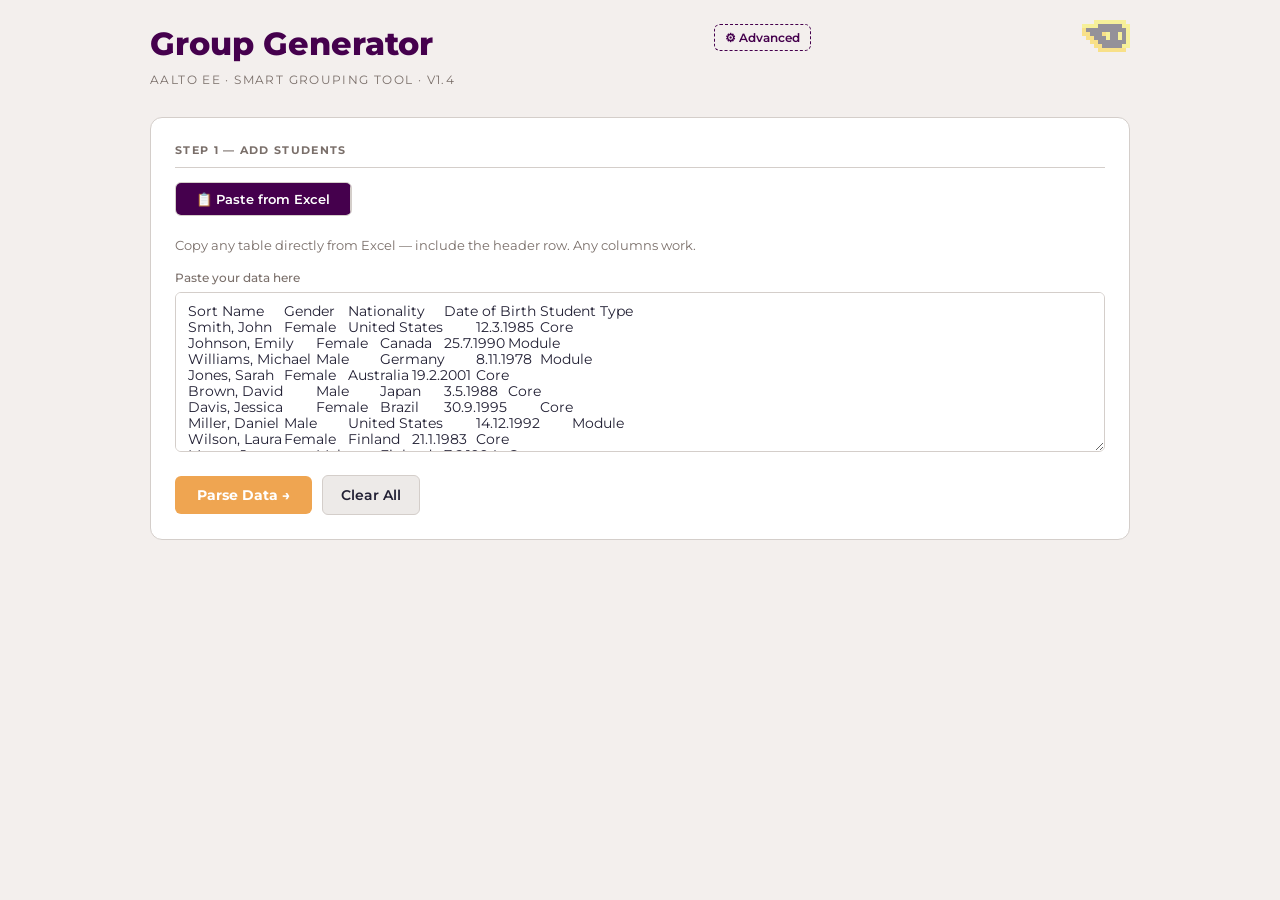
<file: tools/group-generator.html>
<!DOCTYPE html>
<html lang="en">
<head>
  <meta charset="UTF-8">
  <meta name="viewport" content="width=device-width, initial-scale=1.0">
  <title>Group Generator 1.4 — Aalto EE</title>
  <style>
@import url('https://fonts.googleapis.com/css2?family=Montserrat:wght@400;500;600;700;800&display=swap');

:root {
  --bg:       #f3efed;
  --card-bg:  #ffffff;
  --panel-bg: #edeae8;
  --border:   #d4ceca;
  --muted:    #7a6f6a;
  --dark:     #222034;
  --brand:    #45004d;
  --orange:   #efa551;
  --orange-h: #d48a3a;
  --yellow:   #ffd966;
  --r-card:   12px;
  --r-input:  6px;
}

*, *::before, *::after { box-sizing: border-box; }

body {
  font-family: 'Montserrat', sans-serif;
  background: var(--bg);
  color: var(--dark);
  margin: 0;
  padding: 20px;
  font-size: 0.95rem;
  line-height: 1.5;
}

.container { max-width: 980px; margin: 0 auto; }

/* ── Header ──────────────────────────────────────────── */
.app-header { margin-bottom: 28px; }
h1 { font-size: 2rem; font-weight: 800; color: var(--brand); margin: 0 0 4px; }
.subtitle { font-size: 0.72rem; color: var(--muted); text-transform: uppercase; letter-spacing: 0.12em; margin: 0; }

/* ── Cards ───────────────────────────────────────────── */
.card {
  background: var(--card-bg);
  border: 1px solid var(--border);
  border-radius: var(--r-card);
  padding: 24px;
  margin-bottom: 20px;
}

.section-title {
  font-size: 0.68rem;
  font-weight: 700;
  text-transform: uppercase;
  letter-spacing: 0.12em;
  color: var(--muted);
  border-bottom: 1px solid var(--border);
  padding-bottom: 8px;
  margin-bottom: 14px;
}

.hint { font-size: 0.8rem; color: var(--muted); margin: 0 0 14px; }
.parse-info { font-size: 0.82rem; font-weight: 600; color: var(--brand); margin: 10px 0 0; }
.section-divider { border: none; border-top: 1px solid var(--border); margin: 22px 0; }

/* ── Tabs ────────────────────────────────────────────── */
.tab-bar {
  display: flex;
  gap: 0;
  margin-bottom: 20px;
  border: 1px solid var(--border);
  border-radius: var(--r-input);
  overflow: hidden;
  width: fit-content;
}

.tab-btn {
  padding: 8px 20px;
  font-family: 'Montserrat', sans-serif;
  font-size: 0.82rem;
  font-weight: 600;
  background: var(--panel-bg);
  border: none;
  cursor: pointer;
  color: var(--muted);
  transition: all 0.15s;
}
.tab-btn:not(:last-child) { border-right: 1px solid var(--border); }
.tab-btn.active { background: var(--brand); color: #fff; }

/* ── Form elements ───────────────────────────────────── */
.form-group { margin-bottom: 14px; }
.form-group > label { display: block; font-size: 0.78rem; color: var(--muted); margin-bottom: 5px; font-weight: 500; }

textarea, input[type="text"], input[type="number"] {
  width: 100%;
  padding: 10px 12px;
  border: 1px solid var(--border);
  border-radius: var(--r-input);
  font-family: 'Montserrat', sans-serif;
  font-size: 0.85rem;
  color: var(--dark);
  background: var(--card-bg);
  outline: none;
  transition: border-color 0.2s, box-shadow 0.2s;
}
textarea { min-height: 160px; resize: vertical; }
input[type="number"] { width: 100px; }
textarea:focus, input:focus { border-color: var(--yellow); box-shadow: 0 0 0 3px rgba(255,217,102,0.3); }

/* ── Buttons ─────────────────────────────────────────── */
.btn-primary {
  padding: 10px 22px;
  background: var(--orange);
  color: #fff;
  border: none;
  border-radius: var(--r-input);
  font-family: 'Montserrat', sans-serif;
  font-size: 0.88rem;
  font-weight: 700;
  cursor: pointer;
  transition: background 0.2s, transform 0.1s;
}
.btn-primary:hover { background: var(--orange-h); transform: translateY(-1px); }

.btn-secondary {
  padding: 10px 18px;
  background: var(--panel-bg);
  color: var(--dark);
  border: 1px solid var(--border);
  border-radius: var(--r-input);
  font-family: 'Montserrat', sans-serif;
  font-size: 0.88rem;
  font-weight: 600;
  cursor: pointer;
  transition: background 0.2s;
}
.btn-secondary:hover { background: var(--border); }

.btn-ghost {
  padding: 5px 10px;
  background: none;
  color: var(--brand);
  border: 1px dashed var(--brand);
  border-radius: var(--r-input);
  font-family: 'Montserrat', sans-serif;
  font-size: 0.75rem;
  font-weight: 600;
  cursor: pointer;
  transition: all 0.15s;
}
.btn-ghost:hover { background: #f5eef7; }

.icon-btn {
  padding: 3px 7px;
  background: none;
  border: 1px solid var(--border);
  border-radius: 4px;
  font-size: 0.75rem;
  cursor: pointer;
  color: var(--muted);
  transition: all 0.15s;
}
.icon-btn:hover { background: #fde8e8; color: #c0392b; border-color: #f5c6cb; }

.btn-row { display: flex; gap: 10px; flex-wrap: wrap; margin-top: 16px; align-items: center; }

/* ── Manual entry ────────────────────────────────────── */
.chip-area { margin-bottom: 12px; }
.chip-row { display: flex; flex-wrap: wrap; gap: 6px; margin-bottom: 8px; }

.chip {
  display: inline-flex;
  align-items: center;
  gap: 4px;
  padding: 4px 10px;
  background: var(--panel-bg);
  border: 1px solid var(--border);
  border-radius: 20px;
  font-size: 0.78rem;
  font-weight: 600;
}

.chip-del {
  background: none;
  border: none;
  cursor: pointer;
  color: var(--muted);
  font-size: 0.85rem;
  padding: 0 2px;
  line-height: 1;
}
.chip-del:hover { color: #c0392b; }

.add-col-row { display: flex; gap: 8px; align-items: center; margin-bottom: 8px; }
.add-col-row input[type="text"] { width: auto; flex: 1; padding: 7px 10px; font-size: 0.82rem; }

.add-col-row .add-col-btn {
  padding: 7px 14px;
  background: var(--orange);
  color: #fff;
  border: none;
  border-radius: var(--r-input);
  font-family: 'Montserrat', sans-serif;
  font-weight: 700;
  font-size: 1rem;
  cursor: pointer;
  line-height: 1;
}

.manual-form {
  display: grid;
  grid-template-columns: repeat(auto-fill, minmax(180px, 1fr));
  gap: 10px;
  margin-bottom: 12px;
}

.manual-table-wrap { margin-top: 16px; overflow-x: auto; -webkit-overflow-scrolling: touch; }
.manual-count { font-size: 0.78rem; font-weight: 600; color: var(--brand); margin-bottom: 8px; }

.manual-table {
  width: 100%;
  border-collapse: collapse;
  font-size: 0.78rem;
}
.manual-table th { background: var(--panel-bg); font-weight: 700; padding: 6px 10px; text-align: left; border-bottom: 1px solid var(--border); }
.manual-table td { padding: 6px 10px; border-bottom: 1px solid var(--panel-bg); }
.manual-table tr:last-child td { border-bottom: none; }

/* ── Column cards ─────────────────────────────────────── */
.column-cards { display: grid; grid-template-columns: repeat(auto-fill, minmax(195px, 1fr)); gap: 12px; }

.col-card {
  background: var(--panel-bg);
  border: 1px solid var(--border);
  border-radius: 10px;
  padding: 14px;
  transition: border-color 0.2s;
}
.col-card--name { border-color: var(--brand); background: #f5eef7; }
.col-card--partition { border-color: #cc00cc; background: #fdf0fd; }

.col-card-header { display: flex; align-items: flex-start; justify-content: space-between; gap: 8px; margin-bottom: 6px; }
.col-name { font-size: 0.82rem; font-weight: 700; color: var(--dark); flex: 1; min-width: 0; overflow: hidden; text-overflow: ellipsis; white-space: nowrap; }

.type-select {
  font-family: 'Montserrat', sans-serif;
  font-size: 0.7rem;
  padding: 3px 6px;
  border: 1px solid var(--border);
  border-radius: 4px;
  background: var(--card-bg);
  outline: none;
  cursor: pointer;
  flex-shrink: 0;
}
.type-select:focus { border-color: var(--yellow); }

.col-samples { font-size: 0.7rem; color: var(--muted); margin-bottom: 10px; overflow: hidden; text-overflow: ellipsis; white-space: nowrap; }
.name-badge { font-size: 0.68rem; font-weight: 600; color: var(--brand); text-transform: uppercase; letter-spacing: 0.08em; }

/* Balance / Partition / Off segmented control */
.use-row { display: flex; gap: 3px; margin-bottom: 6px; }

.use-opt {
  flex: 1;
  padding: 4px 0;
  font-size: 0.68rem;
  font-family: 'Montserrat', sans-serif;
  font-weight: 600;
  text-align: center;
  background: var(--card-bg);
  border: 1px solid var(--border);
  border-radius: 4px;
  cursor: pointer;
  color: var(--muted);
  transition: all 0.15s;
}
.use-opt:hover { background: var(--border); color: var(--dark); }
.use-opt.active { background: var(--orange); color: #fff; border-color: var(--orange); }
.use-opt.active-partition { background: #cc00cc; color: #fff; border-color: #cc00cc; }
.use-opt.active-off { background: var(--panel-bg); color: var(--muted); border-color: var(--border); font-style: italic; }

.weight-row { display: flex; gap: 3px; }
.weight-btn {
  flex: 1;
  padding: 4px 0;
  font-size: 0.68rem;
  font-family: 'Montserrat', sans-serif;
  font-weight: 600;
  background: var(--card-bg);
  border: 1px solid var(--border);
  border-radius: 4px;
  cursor: pointer;
  color: var(--muted);
  transition: all 0.15s;
}
.weight-btn.active { background: var(--orange); color: #fff; border-color: var(--orange); }
.weight-btn:hover:not(.active) { background: var(--border); color: var(--dark); }

/* ── Partition panel ─────────────────────────────────── */
.partition-panel {
  background: #fdf0fd;
  border: 1px solid #cc00cc44;
  border-radius: 10px;
  padding: 18px;
  margin-top: 16px;
}

.partition-panel .section-title { border-bottom-color: #cc00cc44; }

.assign-row {
  display: grid;
  grid-template-columns: 1fr 40px auto;
  align-items: center;
  gap: 10px;
  padding: 5px 0;
  border-bottom: 1px solid #eee;
}
.assign-row:last-child { border-bottom: none; }

.assign-val { font-size: 0.82rem; font-weight: 600; }
.assign-count { font-size: 0.75rem; color: var(--muted); text-align: right; }

.assign-select {
  font-family: 'Montserrat', sans-serif;
  font-size: 0.78rem;
  padding: 4px 8px;
  border: 1px solid var(--border);
  border-radius: 4px;
  background: var(--card-bg);
  outline: none;
  cursor: pointer;
  width: 140px;
}

.pool-summaries { margin-top: 16px; padding-top: 14px; border-top: 1px solid #cc00cc33; }

.pool-row {
  display: flex;
  align-items: center;
  gap: 10px;
  margin-bottom: 8px;
  flex-wrap: wrap;
}

.pool-name-inp {
  width: 100px !important;
  font-weight: 700;
  font-size: 0.82rem !important;
  padding: 5px 8px !important;
  border-color: #cc00cc44;
}

.pool-n-inp {
  width: 60px !important;
  font-weight: 700;
  text-align: center;
}

.pool-meta { font-size: 0.78rem; color: var(--muted); white-space: nowrap; }
.partition-stats { font-size: 0.75rem; color: var(--muted); margin-top: 8px; }
.unassigned-note { font-size: 0.75rem; color: var(--muted); font-style: italic; margin: 6px 0 0; }

/* ── Group settings ──────────────────────────────────── */
.mode-toggle { display: flex; gap: 20px; margin-bottom: 14px; flex-wrap: wrap; }
.radio-label { display: flex; align-items: center; gap: 7px; font-size: 0.85rem; font-weight: 600; cursor: pointer; color: var(--dark); user-select: none; }
.radio-label input[type="radio"] { accent-color: var(--orange); cursor: pointer; width: 15px; height: 15px; }
.mode-inputs { display: flex; gap: 16px; align-items: flex-end; flex-wrap: wrap; }

/* ── Constraints section ─────────────────────────────── */
.constraints-grid {
  display: grid;
  grid-template-columns: 1fr 1fr;
  gap: 20px;
}

.constraint-box {
  background: var(--panel-bg);
  border: 1px solid var(--border);
  border-radius: 10px;
  padding: 14px;
}

.locks-list { max-height: 200px; overflow-y: auto; }

.lock-row {
  display: flex;
  align-items: center;
  justify-content: space-between;
  padding: 4px 0;
  border-bottom: 1px solid var(--border);
  gap: 8px;
}
.lock-row:last-child { border-bottom: none; }
.lock-name { font-size: 0.8rem; font-weight: 600; flex: 1; }
.lock-select { font-family: 'Montserrat', sans-serif; font-size: 0.75rem; padding: 3px 6px; border: 1px solid var(--border); border-radius: 4px; background: var(--card-bg); cursor: pointer; outline: none; max-width: 130px; }

.avoid-add-row { display: grid; grid-template-columns: 1fr 1fr auto; gap: 6px; align-items: end; margin-bottom: 10px; }
.avoid-add-row input { font-size: 0.82rem; }
.avoid-add-row button { white-space: nowrap; }

.avoid-row {
  display: flex;
  align-items: center;
  justify-content: space-between;
  padding: 4px 0;
  font-size: 0.8rem;
  border-bottom: 1px solid var(--border);
}
.avoid-row:last-child { border-bottom: none; }

/* ── Overall stats ───────────────────────────────────── */
.stats-row { display: flex; gap: 10px; flex-wrap: wrap; margin-bottom: 16px; }
.stat-chip { background: var(--panel-bg); border: 1px solid var(--border); border-radius: 8px; padding: 10px 18px; text-align: center; min-width: 90px; }
.stat-val { display: block; font-size: 1.6rem; font-weight: 800; color: var(--brand); line-height: 1; }
.stat-lbl { display: block; font-size: 0.65rem; font-weight: 600; color: var(--muted); text-transform: uppercase; letter-spacing: 0.08em; margin-top: 4px; }

/* ── Group cards ─────────────────────────────────────── */
.groups-grid { display: grid; grid-template-columns: repeat(auto-fill, minmax(280px, 1fr)); gap: 16px; margin-top: 20px; }

.group-card { background: var(--card-bg); border: 1px solid var(--border); border-radius: var(--r-card); padding: 16px; }

.group-head { display: flex; align-items: center; justify-content: space-between; padding-bottom: 10px; margin-bottom: 8px; border-bottom: 2px solid var(--panel-bg); }

.group-label {
  margin: 0;
  font-size: 0.95rem;
  font-weight: 800;
  color: var(--brand);
  cursor: text;
  border-bottom: 1px dashed transparent;
  transition: border-color 0.2s;
  outline: none;
}
.group-label:hover { border-bottom-color: var(--border); }
.group-label:focus { border-bottom-color: var(--yellow); }

.group-count { font-size: 0.72rem; font-weight: 600; color: var(--muted); background: var(--panel-bg); padding: 2px 8px; border-radius: 20px; white-space: nowrap; }
.group-stats-line { font-size: 0.72rem; color: var(--muted); margin-bottom: 10px; padding-bottom: 8px; border-bottom: 1px solid var(--border); line-height: 1.6; }

.member-list { list-style: none; padding: 0; margin: 0 0 12px; }
.member-item { padding: 6px 0; border-bottom: 1px solid var(--panel-bg); }
.member-item:last-child { border-bottom: none; }
.member-name { display: block; font-size: 0.85rem; font-weight: 700; color: var(--dark); }
.member-detail { display: block; font-size: 0.73rem; color: var(--muted); margin-top: 1px; }
.member-locked .member-name { color: var(--brand); }
.lock-icon { font-size: 0.7rem; }

.copy-btn { padding: 5px 12px; background: var(--panel-bg); color: var(--muted); border: 1px solid var(--border); border-radius: 4px; font-size: 0.72rem; font-family: 'Montserrat', sans-serif; font-weight: 600; cursor: pointer; transition: all 0.15s; }
.copy-btn:hover { background: var(--orange); color: #fff; border-color: var(--orange); }

/* ── Simple / Advanced mode ──────────────────────────── */
body.simple-mode .adv-only { display: none !important; }
body:not(.simple-mode) .simple-only { display: none !important; }

/* Column card controls hidden in simple mode */
body.simple-mode .col-card .type-select { display: none !important; }
body.simple-mode .col-card .use-opt[data-mode="partition"] { display: none !important; }
body.simple-mode .col-card .weight-row { display: none !important; }

/* Header: push mode toggle to right */
.app-header-inner {
  display: flex;
  align-items: flex-start;
  justify-content: space-between;
  gap: 16px;
}

.mode-toggle-btn {
  margin-top: 4px;
  flex-shrink: 0;
  font-size: 0.76rem;
}

/* In advanced mode, highlight the toggle to show it's active */
body:not(.simple-mode) .mode-toggle-btn {
  background: #f5eef7;
  border-color: var(--brand);
  color: var(--brand);
}

/* ── Session bar ─────────────────────────────────────── */
.session-bar {
  display: flex;
  gap: 10px;
  align-items: center;
  margin-bottom: 20px;
  flex-wrap: wrap;
}

.session-bar input[type="text"] {
  width: auto;
  flex: 1;
  min-width: 160px;
  max-width: 300px;
}

.session-load-label {
  cursor: pointer;
  display: inline-flex;
  align-items: center;
  user-select: none;
}

.session-load-label input[type="file"] {
  display: none;
}

/* ── Roster ──────────────────────────────────────────── */
.roster-header {
  display: flex;
  align-items: center;
  gap: 12px;
  margin-bottom: 14px;
}

.roster-summary-text {
  font-size: 0.78rem;
  color: var(--muted);
  flex: 1;
}

.roster-table {
  width: 100%;
  border-collapse: collapse;
  font-size: 0.8rem;
}

.roster-table th {
  background: var(--panel-bg);
  font-weight: 700;
  padding: 7px 10px;
  text-align: left;
  border-bottom: 1px solid var(--border);
  font-size: 0.68rem;
  text-transform: uppercase;
  letter-spacing: 0.07em;
  color: var(--muted);
}

.roster-table td {
  padding: 6px 10px;
  border-bottom: 1px solid var(--panel-bg);
  vertical-align: middle;
}

.roster-row:last-child td { border-bottom: none; }
.roster-row { transition: background 0.1s; }
.roster-row:hover { background: var(--panel-bg); }
.roster-add-row td { border-top: 2px dashed var(--border) !important; background: #f9f7f5; }

.roster-disabled td:not(.roster-actions) {
  color: var(--muted);
  text-decoration: line-through;
  opacity: 0.6;
}

td.roster-actions {
  text-align: right;
  white-space: nowrap;
}

.roster-inp {
  padding: 3px 7px !important;
  font-size: 0.78rem !important;
  min-width: 80px;
}

/* ── Drag states ─────────────────────────────────────── */
.member-item { cursor: grab; }
.member-item:active { cursor: grabbing; }
.member-item.dragging { opacity: 0.3; }

.member-list.drag-over {
  background: rgba(255, 217, 102, 0.15);
  border-radius: 6px;
  outline: 2px dashed var(--yellow);
  outline-offset: 2px;
}

.drag-accept {
  border-color: var(--orange) !important;
  box-shadow: 0 0 0 3px rgba(239,165,81,0.28) !important;
}

/* ── Avoid drag handle ───────────────────────────────── */
.avoid-drag-handle {
  font-size: 0.95rem;
  color: var(--muted);
  cursor: grab;
  margin-right: 6px;
  user-select: none;
  flex-shrink: 0;
}

/* ── History section ─────────────────────────────────── */
.history-item {
  background: var(--panel-bg);
  border: 1px solid var(--border);
  border-radius: 8px;
  padding: 14px;
  margin-bottom: 10px;
}

.history-head {
  display: flex;
  align-items: center;
  gap: 10px;
  margin-bottom: 10px;
  flex-wrap: wrap;
}

.history-label-inp {
  font-family: 'Montserrat', sans-serif;
  font-size: 0.88rem;
  font-weight: 700;
  color: var(--brand);
  border: 1px solid transparent;
  border-radius: 4px;
  padding: 3px 7px;
  background: transparent;
  width: auto;
  min-width: 120px;
}

.history-label-inp:hover { border-color: var(--border); }
.history-label-inp:focus {
  border-color: var(--yellow);
  box-shadow: 0 0 0 2px rgba(255,217,102,0.3);
  outline: none;
  background: var(--card-bg);
}

.history-meta {
  font-size: 0.72rem;
  color: var(--muted);
  flex: 1;
}

.history-groups {
  display: grid;
  grid-template-columns: repeat(auto-fill, minmax(200px, 1fr));
  gap: 8px;
}

.history-group {
  background: var(--card-bg);
  border: 1px solid var(--border);
  border-radius: 6px;
  padding: 8px 10px;
  font-size: 0.75rem;
}

.history-group strong {
  display: block;
  font-size: 0.68rem;
  color: var(--brand);
  text-transform: uppercase;
  letter-spacing: 0.07em;
  margin-bottom: 4px;
}

.history-group span {
  color: var(--muted);
  line-height: 1.6;
}

#roster-body { overflow-x: auto; -webkit-overflow-scrolling: touch; }

/* ── Utilities ───────────────────────────────────────── */
.hidden { display: none !important; }

/* ── Responsive ──────────────────────────────────────── */
@media (max-width: 700px) {
  .groups-grid { grid-template-columns: 1fr; }
  .constraints-grid { grid-template-columns: 1fr; }
  .stats-row { gap: 8px; }
  .stat-chip { flex: 1; min-width: 70px; }
  h1 { font-size: 1.5rem; }
  .avoid-add-row { grid-template-columns: 1fr 1fr; }
  .avoid-add-row button { grid-column: 1/-1; }
}

@media (max-width: 480px) {
  body { padding: 12px; }
  .card { padding: 16px; }
  .column-cards { grid-template-columns: 1fr 1fr; }
  .assign-select { width: 100%; }
  .app-header-inner { flex-wrap: wrap; }
  .mode-toggle-btn { order: 3; margin-top: 8px; }
  .app-header-inner > a { order: 2; margin-left: auto; }
}

</style>
</head>
<body class="simple-mode">
<div class="container">

  <header class="app-header">
    <div class="app-header-inner">
      <div>
        <h1>Group Generator</h1>
        <p class="subtitle">Aalto EE &middot; Smart Grouping Tool &middot; v1.4</p>
      </div>
      <button id="modeToggleBtn" class="btn-ghost mode-toggle-btn">⚙ Advanced</button>
      <a href="../index.html" style="margin-left:12px;opacity:.45;transition:opacity .2s;line-height:0;" onmouseover="this.style.opacity='.9'" onmouseout="this.style.opacity='.45'" title="gav.fi tools">
        <svg xmlns="http://www.w3.org/2000/svg" viewBox="0 0 12 8" width="48" height="32" shape-rendering="crispEdges" style="image-rendering:pixelated">
          <rect x="3"  y="0" width="8" height="1" fill="#fbf236"/>
          <rect x="0"  y="1" width="4" height="1" fill="#fbf236"/><rect x="4"  y="1" width="6" height="1" fill="#222034"/><rect x="10" y="1" width="2" height="1" fill="#fbf236"/>
          <rect x="0"  y="2" width="1" height="1" fill="#ffce10"/><rect x="1"  y="2" width="10" height="1" fill="#222034"/><rect x="11" y="2" width="1" height="1" fill="#fbf236"/>
          <rect x="0"  y="3" width="2" height="1" fill="#ffce10"/><rect x="2"  y="3" width="3" height="1" fill="#222034"/><rect x="5"  y="3" width="1" height="1" fill="#ffce10"/><rect x="6"  y="3" width="1" height="1" fill="#fbf236"/><rect x="7"  y="3" width="2" height="1" fill="#222034"/><rect x="9"  y="3" width="1" height="1" fill="#fbf236"/><rect x="10" y="3" width="1" height="1" fill="#222034"/><rect x="11" y="3" width="1" height="1" fill="#fbf236"/>
          <rect x="1"  y="4" width="2" height="1" fill="#ffce10"/><rect x="3"  y="4" width="3" height="1" fill="#222034"/><rect x="6"  y="4" width="1" height="1" fill="#fbf236"/><rect x="7"  y="4" width="2" height="1" fill="#222034"/><rect x="9"  y="4" width="1" height="1" fill="#fbf236"/><rect x="10" y="4" width="1" height="1" fill="#222034"/><rect x="11" y="4" width="1" height="1" fill="#fbf236"/>
          <rect x="2"  y="5" width="2" height="1" fill="#ffce10"/><rect x="4"  y="5" width="7" height="1" fill="#222034"/><rect x="11" y="5" width="1" height="1" fill="#fbf236"/>
          <rect x="3"  y="6" width="2" height="1" fill="#ffce10"/><rect x="5"  y="6" width="5" height="1" fill="#222034"/><rect x="10" y="6" width="2" height="1" fill="#fbf236"/>
          <rect x="4"  y="7" width="7" height="1" fill="#ffce10"/>
        </svg>
      </a>
    </div>
  </header>

  <!-- ── Session Bar ───────────────────────────────────────────────── -->
  <div class="session-bar adv-only">
    <input type="text" id="cohort-name" placeholder="Cohort name…">
    <button id="saveSessionBtn" class="btn-secondary">↓ Save Session</button>
    <label class="btn-secondary session-load-label">
      ↑ Load Session
      <input type="file" id="loadSessionInput" accept=".json">
    </label>
  </div>

  <!-- ── Step 1: Add Students ───────────────────────────────────────── -->
  <div class="card">
    <div class="section-title">Step 1 — Add Students</div>

    <div class="tab-bar">
      <button class="tab-btn active" id="tab-paste">📋 Paste from Excel</button>
      <button class="tab-btn adv-only" id="tab-manual">✏️ Enter Manually</button>
    </div>

    <!-- Paste panel -->
    <div id="panel-paste">
      <p class="hint">Copy any table directly from Excel — include the header row. Any columns work.</p>
      <div class="form-group">
        <label for="studentData">Paste your data here</label>
        <textarea id="studentData" placeholder="Paste Excel data here (headers in the first row)…"></textarea>
      </div>
    </div>

    <!-- Manual entry panel -->
    <div id="panel-manual" class="hidden">
      <p class="hint">Define your columns, then add people one by one. Press Enter to jump between fields.</p>

      <div class="chip-area">
        <div class="section-title" style="margin-bottom:8px;">Columns</div>
        <div id="col-chips" class="chip-row"></div>
        <div class="add-col-row">
          <input type="text" id="new-col-inp" placeholder="New column name…">
          <button class="add-col-btn" id="add-col-btn">+</button>
          <button class="btn-ghost" id="mba-preset-btn">MBA defaults</button>
        </div>
      </div>

      <div class="section-title" style="margin-bottom:8px;">Add a person</div>
      <div id="manual-form" class="manual-form"></div>
      <button class="btn-primary" id="add-person-btn">Add Person</button>

      <div id="manual-list-wrap" class="manual-table-wrap hidden">
        <div class="manual-count" id="manual-count"></div>
        <table class="manual-table">
          <thead id="manual-thead"></thead>
          <tbody id="manual-tbody"></tbody>
        </table>
      </div>
    </div>

    <!-- Autocomplete datalist for avoid-pair inputs -->
    <datalist id="student-names-list"></datalist>

    <p id="parseInfo" class="parse-info hidden"></p>
    <div class="btn-row">
      <button id="parseBtn" class="btn-primary">Parse Data →</button>
      <button id="clearBtn" class="btn-secondary">Clear All</button>
    </div>
  </div>

  <!-- ── Roster ────────────────────────────────────────────────────── -->
  <div class="card hidden adv-only" id="card-roster">
    <div class="roster-header">
      <div class="section-title" style="margin-bottom:0;border-bottom:none;padding-bottom:0;">Roster</div>
      <span id="roster-summary" class="roster-summary-text"></span>
      <button id="roster-add-btn" class="btn-ghost" style="font-size:0.76rem">+ Add</button>
      <button id="roster-collapse-btn" class="icon-btn">▼</button>
    </div>
    <div id="roster-body">
      <table class="roster-table">
        <thead id="roster-thead"></thead>
        <tbody id="roster-tbody"></tbody>
      </table>
    </div>
  </div>

  <!-- ── Step 2 + 3: Configure + Generate ──────────────────────────── -->
  <div class="card hidden" id="card-config">

    <div class="section-title">Step 2 — Configure Columns</div>
    <p class="hint simple-only">Tick the columns you'd like to balance across groups.</p>
    <p class="hint adv-only">
      Each column was auto-detected. Change the type if needed, then choose:
      <strong>Balance</strong> (spread evenly), <strong>Partition</strong> (keep values in separate pools), or <strong>Off</strong>.
    </p>
    <div id="columnCards" class="column-cards"></div>

    <!-- Partition panel (visible when a column is set to Partition) -->
    <div id="partition-panel" class="partition-panel hidden adv-only">
      <div class="section-title">Pool Configuration — <span id="partition-col-name"></span></div>
      <p class="hint">Assign each value to a pool. People in different pools will never be grouped together.</p>

      <div id="pool-assignments"></div>

      <div id="pool-summaries" class="pool-summaries"></div>
      <p class="partition-stats" id="partition-stats"></p>

      <div class="btn-row" style="margin-top:12px;">
        <button class="btn-secondary" id="add-pool-btn">+ Add Pool</button>
      </div>
    </div>

    <hr class="section-divider">

    <!-- Group Settings: global (hidden when partition active) -->
    <div id="global-group-settings">
      <div class="section-title">Step 3 — Group Settings</div>
      <div class="mode-toggle">
        <label class="radio-label">
          <input type="radio" name="groupMode" value="count" checked> Number of groups
        </label>
        <label class="radio-label">
          <input type="radio" name="groupMode" value="size"> People per group
        </label>
      </div>
      <div class="mode-inputs">
        <div class="form-group" id="input-count">
          <label for="numGroups">How many groups?</label>
          <input type="number" id="numGroups" min="2" max="99" value="4">
        </div>
        <div class="form-group hidden" id="input-size">
          <label for="groupSize">People per group</label>
          <input type="number" id="groupSize" min="2" max="99" value="5">
        </div>
      </div>
    </div>

    <div class="adv-only">
      <hr class="section-divider">

      <!-- Step 4 (pre-generation): Constraints -->
      <div class="section-title">Step 4 — Constraints <span style="font-size:0.65rem;font-weight:400;color:var(--muted);text-transform:none;letter-spacing:0">(optional)</span></div>
      <p class="hint">Lock specific people to a group, or prevent certain pairs from being grouped together.</p>

      <div class="constraints-grid">
        <div class="constraint-box">
          <div class="section-title">Lock to group</div>
          <p class="hint" style="margin-bottom:8px;">Pin people to a specific group. Generate first, then lock, then regenerate.</p>
          <div id="locks-list" class="locks-list">
            <p class="hint">Generate groups first to enable locking.</p>
          </div>
        </div>

        <div class="constraint-box">
          <div class="section-title">Avoid pairs</div>
          <p class="hint" style="margin-bottom:8px;">These two people will never be placed in the same group.</p>
          <div class="avoid-add-row">
            <input type="text" id="avoid-a" placeholder="Person A" list="student-names-list">
            <input type="text" id="avoid-b" placeholder="Person B" list="student-names-list">
            <button class="btn-secondary" id="add-avoid-btn">Add rule</button>
          </div>
          <div id="avoid-list"></div>
        </div>
      </div>
    </div>

    <div class="btn-row" style="margin-top: 20px;">
      <button id="generateBtn" class="btn-primary">Generate Groups →</button>
    </div>

  </div>

  <!-- ── Results ────────────────────────────────────────────────────── -->
  <div id="section-results" class="hidden">
    <div class="card">
      <div class="section-title">Results</div>
      <div id="overallStats" class="stats-row"></div>
      <div class="btn-row">
        <button id="regenerateBtn" class="btn-primary">Regenerate →</button>
        <button id="downloadCsvBtn" class="btn-secondary">↓ CSV</button>
        <button id="downloadTxtBtn" class="btn-secondary">↓ TXT</button>
        <button id="copyAllBtn" class="btn-secondary">⎘ Copy All</button>
        <button id="downloadAppletBtn" class="btn-secondary">⬇ Download Applet</button>
      </div>
    </div>
    <div id="groupsContainer" class="groups-grid"></div>
  </div>

  <!-- ── Session History ───────────────────────────────────────────── -->
  <div id="section-history" class="hidden adv-only">
    <div class="card">
      <div class="section-title">Session History</div>
      <p class="hint">A record of all group arrangements generated in this cohort session.</p>
      <div id="history-list"></div>
    </div>
  </div>

</div>
<script>
// ── State ─────────────────────────────────────────────────────────────────
let rawRows          = [];
let columnDefs       = [];
let students         = [];      // { displayName, values, disabled }
let groups           = [];      // Student[][]
let groupLabels      = [];      // string[] — parallel to groups
let partitionCfg     = null;
let isManualMode     = false;
let manualHeaders    = ['Name', 'Nationality', 'Gender', 'Date of Birth', 'Student Type'];
let manualRows       = [];
let poolIdSeq        = 1;
let locks            = {};      // { displayName: groupIndex }
let avoidPairs       = [];      // [string, string][]
let sessionHistory   = [];      // { date, label, groups: string[][], groupLabels }
let editingStudentIdxs = new Set();
let isAddingToRoster   = false;
let dragPayload      = null;    // { type: 'member'|'student', name, gi? }

// ── Utilities ─────────────────────────────────────────────────────────────
function shuffle(arr) {
  const a = [...arr];
  for (let i = a.length - 1; i > 0; i--) {
    const j = Math.floor(Math.random() * (i + 1));
    [a[i], a[j]] = [a[j], a[i]];
  }
  return a;
}

function stdDev(arr) {
  if (arr.length < 2) return 0;
  const mean = arr.reduce((a, b) => a + b, 0) / arr.length;
  return Math.sqrt(arr.reduce((s, v) => s + (v - mean) ** 2, 0) / arr.length);
}

function parseDate(str) {
  if (!str) return null;
  if (str.includes('.')) {
    const [d, m, y] = str.split('.').map(Number);
    if (d && m && y) return new Date(y < 100 ? y + 2000 : y, m - 1, d);
  }
  if (str.includes('/')) {
    const [a, b, c] = str.split('/').map(Number);
    const [d, m, y] = a > 12 ? [a, b, c] : [b, a, c];
    if (d && m && y) return new Date(y < 100 ? y + 2000 : y, m - 1, d);
  }
  const dt = new Date(str);
  return isNaN(dt.getTime()) ? null : dt;
}

function dateToAge(str) {
  const d = parseDate(str);
  if (!d) return null;
  const t = new Date();
  let age = t.getFullYear() - d.getFullYear();
  if (t.getMonth() < d.getMonth() || (t.getMonth() === d.getMonth() && t.getDate() < d.getDate())) age--;
  return age;
}

function toNumeric(v, type) {
  if (type === 'numeric') return parseFloat(v) || 0;
  if (type === 'date') { const d = parseDate(v); return d ? d.getTime() : 0; }
  return 0;
}

function downloadFile(content, name, mime) {
  const url = URL.createObjectURL(new Blob([content], { type: mime }));
  const a = Object.assign(document.createElement('a'), { href: url, download: name });
  document.body.appendChild(a); a.click(); document.body.removeChild(a); URL.revokeObjectURL(url);
}

function flash(el, msg, ms = 1600) {
  const orig = el.textContent; el.textContent = msg;
  setTimeout(() => el.textContent = orig, ms);
}

// ── Column Detection ──────────────────────────────────────────────────────
const GENDER_RX = /^(m|f|male|female|man|woman|masculine|feminine|non-binary|nb|divers|other|x)$/i;
const DATE_RX   = /^\d{1,2}[.\/\-]\d{1,2}[.\/\-]\d{2,4}$|^\d{4}[.\/\-]\d{1,2}[.\/\-]\d{1,2}$/;
const NAME_HDR  = /name|student|participant|person|member|learner|attendee/i;

function detectType(header, values) {
  const s = values.filter(v => v.trim()).slice(0, 30);
  if (!s.length) return 'ignore';
  if (NAME_HDR.test(header)) return 'name';
  const r = fn => s.filter(v => fn(v.trim())).length / s.length;
  if (r(v => GENDER_RX.test(v)) > 0.5) return 'gender';
  if (r(v => DATE_RX.test(v)) > 0.5) return 'date';
  if (r(v => !isNaN(parseFloat(v)) && v !== '') > 0.7) return 'numeric';
  return 'categorical';
}

// ── Data Parsing ──────────────────────────────────────────────────────────
function parseRawData(text) {
  const lines = text.trim().split('\n').filter(l => l.trim());
  if (lines.length < 2) return false;

  const headers = lines[0].split('\t').map(h => h.trim());
  rawRows = lines.slice(1).map(line => {
    const cells = line.split('\t').map(c => c.trim());
    while (cells.length < headers.length) cells.push('');
    return cells.slice(0, headers.length);
  }).filter(r => r.some(c => c));

  columnDefs = headers.map((header, i) => {
    const vals = rawRows.map(r => r[i] || '');
    const type = detectType(header, vals);
    return {
      index: i, header, type,
      useForBalancing: type !== 'name' && type !== 'ignore',
      useAsPartition: false,
      weight: 'medium',
      samples: [...new Set(vals.filter(v => v))].slice(0, 4)
    };
  });

  if (!columnDefs.some(c => c.type === 'name')) {
    columnDefs[0].type = 'name';
    columnDefs[0].useForBalancing = false;
  }

  const nameCol = columnDefs.find(c => c.type === 'name');
  students = rawRows
    .map(row => ({ displayName: row[nameCol.index] || '', values: row, disabled: false }))
    .filter(s => s.displayName);

  return students.length > 0;
}

// ── Column Config UI ──────────────────────────────────────────────────────
const TYPE_OPTIONS = [
  { value: 'name', label: 'Name' },
  { value: 'gender', label: 'Gender' },
  { value: 'date', label: 'Date / Age' },
  { value: 'numeric', label: 'Number' },
  { value: 'categorical', label: 'Category' },
  { value: 'ignore', label: 'Ignore' }
];

function renderColumnCards() {
  const container = document.getElementById('columnCards');
  container.innerHTML = '';

  columnDefs.forEach(col => {
    const isName   = col.type === 'name';
    const isIgnore = col.type === 'ignore';
    const canUse   = !isName && !isIgnore;
    const useMode  = col.useAsPartition ? 'partition' : col.useForBalancing ? 'balance' : 'off';

    const typeOpts = TYPE_OPTIONS.map(o =>
      `<option value="${o.value}"${col.type === o.value ? ' selected' : ''}>${o.label}</option>`
    ).join('');

    const useControls = canUse ? `
      <div class="use-row">
        <button class="use-opt${useMode === 'balance' ? ' active' : ''}" data-idx="${col.index}" data-mode="balance">Balance</button>
        <button class="use-opt${useMode === 'partition' ? ' active-partition' : ''}" data-idx="${col.index}" data-mode="partition">Partition</button>
        <button class="use-opt${useMode === 'off' ? ' active-off' : ''}" data-idx="${col.index}" data-mode="off">Off</button>
      </div>
      ${useMode === 'balance' ? `
        <div class="weight-row">
          ${['low','medium','high'].map(w =>
            `<button class="weight-btn${col.weight === w ? ' active' : ''}" data-idx="${col.index}" data-weight="${w}">${w[0].toUpperCase() + w.slice(1)}</button>`
          ).join('')}
        </div>` : ''}
    ` : isName ? `<div class="name-badge">Identifier</div>` : '';

    const card = document.createElement('div');
    card.className = `col-card${col.useAsPartition ? ' col-card--partition' : isName ? ' col-card--name' : ''}`;
    card.dataset.idx = col.index;
    card.innerHTML = `
      <div class="col-card-header">
        <span class="col-name" title="${col.header}">${col.header}</span>
        <select class="type-select" data-idx="${col.index}">${typeOpts}</select>
      </div>
      <div class="col-samples">${col.samples.join(' · ') || '—'}</div>
      ${useControls}
    `;
    container.appendChild(card);
  });
}

// ── Partition Panel ───────────────────────────────────────────────────────
function initPartitionConfig(colIndex) {
  const active = students.filter(s => !s.disabled);
  const values = [...new Set(active.map(s => s.values[colIndex]).filter(v => v))];
  const prev = partitionCfg?.colIndex === colIndex ? partitionCfg : null;

  partitionCfg = {
    colIndex,
    pools: prev?.pools ?? [
      { id: nextPoolId(), name: 'Pool A', numGroups: 2 },
      { id: nextPoolId(), name: 'Pool B', numGroups: 2 }
    ],
    valueToPool: Object.fromEntries(values.map(v => [v, prev?.valueToPool?.[v] ?? null]))
  };
  showPartitionPanel();
}

function nextPoolId() { return `p${poolIdSeq++}`; }

function showPartitionPanel() {
  if (!partitionCfg || document.body.classList.contains('simple-mode')) {
    document.getElementById('partition-panel').classList.add('hidden');
    document.getElementById('global-group-settings').classList.remove('hidden');
    return;
  }
  document.getElementById('partition-panel').classList.remove('hidden');
  document.getElementById('global-group-settings').classList.add('hidden');
  document.getElementById('partition-col-name').textContent =
    columnDefs.find(c => c.index === partitionCfg.colIndex)?.header || '';
  renderPoolAssignments();
  renderPoolSummaries();
}

function renderPoolAssignments() {
  const values = Object.keys(partitionCfg.valueToPool);
  const poolOpts = partitionCfg.pools.map(p => `<option value="${p.id}">${p.name}</option>`).join('');

  document.getElementById('pool-assignments').innerHTML = values.map(v => {
    const cur = partitionCfg.valueToPool[v] || '';
    const count = students.filter(s => !s.disabled && s.values[partitionCfg.colIndex] === v).length;
    return `
      <div class="assign-row">
        <span class="assign-val">${v || '(empty)'}</span>
        <span class="assign-count">${count}</span>
        <select class="assign-select" data-val="${encodeURIComponent(v)}">
          <option value="">— Unassigned —</option>
          ${poolOpts.replace(`value="${cur}"`, `value="${cur}" selected`)}
        </select>
      </div>`;
  }).join('');
}

function renderPoolSummaries() {
  const active = students.filter(s => !s.disabled);
  const totalAssigned = partitionCfg.pools.reduce((s, pool) => {
    const vals = Object.entries(partitionCfg.valueToPool).filter(([, id]) => id === pool.id).map(([v]) => v);
    return s + active.filter(st => vals.includes(st.values[partitionCfg.colIndex])).length;
  }, 0);
  const totalGroups = partitionCfg.pools.reduce((s, p) => s + p.numGroups, 0);

  document.getElementById('pool-summaries').innerHTML = partitionCfg.pools.map(pool => {
    const vals = Object.entries(partitionCfg.valueToPool).filter(([, id]) => id === pool.id).map(([v]) => v);
    const count = active.filter(s => vals.includes(s.values[partitionCfg.colIndex])).length;
    const perGroup = pool.numGroups > 0 ? (count / pool.numGroups).toFixed(1) : '—';
    return `
      <div class="pool-row">
        <input class="pool-name-inp" value="${pool.name}" data-poolid="${pool.id}" type="text">
        <span class="pool-meta">${count} students → </span>
        <input type="number" class="pool-n-inp" value="${pool.numGroups}" min="1" data-poolid="${pool.id}">
        <span class="pool-meta">groups (~${perGroup} each)</span>
        <button class="del-pool-btn icon-btn" data-poolid="${pool.id}" title="Remove pool">✕</button>
      </div>`;
  }).join('') + (active.length - totalAssigned > 0
    ? `<p class="unassigned-note">${active.length - totalAssigned} unassigned students will be grouped separately.</p>` : '');

  document.getElementById('partition-stats').textContent =
    `${totalAssigned} assigned · ${totalGroups} groups total`;
}

// ── Roster ────────────────────────────────────────────────────────────────
function renderRoster() {
  const card = document.getElementById('card-roster');
  if (!students.length) { card.classList.add('hidden'); return; }
  card.classList.remove('hidden');

  const cols = columnDefs.filter(c => c.type !== 'ignore');
  const thead = document.getElementById('roster-thead');
  const tbody = document.getElementById('roster-tbody');

  thead.innerHTML = `<tr>${cols.map(c => `<th>${c.header}</th>`).join('')}<th></th></tr>`;

  const disabled  = students.filter(s => s.disabled).length;
  document.getElementById('roster-summary').textContent =
    `${students.length} total · ${students.filter(s=>!s.disabled).length} active${disabled ? ` · ${disabled} disabled` : ''}`;

  tbody.innerHTML = students.map((s, i) => {
    const editing = editingStudentIdxs.has(i);
    const cells = cols.map(c => {
      const val = (s.values[c.index] || '').replace(/"/g, '&quot;');
      return editing
        ? `<td><input class="roster-inp" value="${val}" data-si="${i}" data-col="${c.index}"></td>`
        : `<td>${s.values[c.index] || '—'}</td>`;
    }).join('');

    return `<tr class="roster-row${s.disabled ? ' roster-disabled' : ''}" draggable="true" data-name="${s.displayName}">
      ${cells}
      <td class="roster-actions">
        ${editing
          ? `<button class="icon-btn roster-save" data-si="${i}" title="Save">✓</button>
             <button class="icon-btn roster-cancel" data-si="${i}" title="Cancel">✕</button>`
          : `<button class="icon-btn roster-edit" data-si="${i}" title="Edit">✎</button>
             <button class="icon-btn roster-toggle-disable" data-si="${i}" title="${s.disabled ? 'Enable' : 'Disable'}">${s.disabled ? '⊕' : '⊖'}</button>
             <button class="icon-btn roster-del" data-si="${i}" title="Remove">🗑</button>`}
      </td>
    </tr>`;
  }).join('')
  + (isAddingToRoster ? `<tr class="roster-row roster-add-row">
      ${cols.map(c => `<td><input class="roster-inp roster-new-inp" data-col="${c.index}" placeholder="${c.header}…"></td>`).join('')}
      <td class="roster-actions">
        <button class="icon-btn roster-add-save" title="Add person">✓</button>
        <button class="icon-btn roster-add-cancel" title="Cancel">✕</button>
      </td>
    </tr>` : '');
}

// ── Manual Entry ──────────────────────────────────────────────────────────
const MBA_DEFAULTS = ['Name', 'Gender', 'Nationality', 'Date of Birth', 'Student Type'];

function renderColChips() {
  document.getElementById('col-chips').innerHTML = manualHeaders.map((h, i) => `
    <span class="chip">${h}
      <button class="chip-del" data-colidx="${i}" title="Remove column">×</button>
    </span>`).join('');
}

function renderManualForm() {
  document.getElementById('manual-form').innerHTML = manualHeaders.map((h, i) => `
    <div class="form-group">
      <label>${h}</label>
      <input type="text" class="manual-inp" data-col="${i}" placeholder="${h}…">
    </div>`).join('');
  document.querySelector('.manual-inp')?.focus();
}

function renderManualTable() {
  const wrap = document.getElementById('manual-list-wrap');
  if (!manualRows.length) { wrap.classList.add('hidden'); return; }
  wrap.classList.remove('hidden');
  document.getElementById('manual-count').textContent = `${manualRows.length} people added`;
  document.getElementById('manual-thead').innerHTML =
    `<tr>${manualHeaders.map(h => `<th>${h}</th>`).join('')}<th></th></tr>`;
  document.getElementById('manual-tbody').innerHTML = manualRows.map((row, i) => `
    <tr>
      ${row.map(v => `<td>${v || '—'}</td>`).join('')}
      <td><button class="del-row-btn icon-btn" data-rowidx="${i}" title="Remove">✕</button></td>
    </tr>`).join('');
}

function addManualPerson() {
  const inputs = [...document.querySelectorAll('.manual-inp')];
  const row = inputs.map(inp => inp.value.trim());
  if (!row[0]) { alert('The first column (name) is required.'); return; }
  manualRows.push(row);
  inputs.forEach(inp => inp.value = '');
  inputs[0]?.focus();
  renderManualTable();
}

// ── Locks & Avoid-pairs UI ────────────────────────────────────────────────
function renderLocksPanel() {
  const panel = document.getElementById('locks-list');
  const active = students.filter(s => !s.disabled);
  if (!active.length) { panel.innerHTML = '<p class="hint">Generate groups first to enable locking.</p>'; return; }

  panel.innerHTML = active.map(s => {
    const locked = locks[s.displayName] ?? '';
    const opts = groups.length
      ? groups.map((_, i) => `<option value="${i}"${String(locked) === String(i) ? ' selected' : ''}>${groupLabels[i] || `Group ${i+1}`}</option>`).join('')
      : '';
    return `
      <div class="lock-row">
        <span class="lock-name">${s.displayName}</span>
        <select class="lock-select" data-name="${encodeURIComponent(s.displayName)}">
          <option value="">Free</option>
          ${opts}
        </select>
      </div>`;
  }).join('');
}

function renderAvoidPanel() {
  const list = document.getElementById('avoid-list');
  list.innerHTML = avoidPairs.map(([a, b], i) => `
    <div class="avoid-row" draggable="true" data-pairidx="${i}">
      <span class="avoid-drag-handle">⠿</span>
      <span>${a} ↔ ${b}</span>
      <button class="del-avoid-btn icon-btn" data-pairidx="${i}" title="Remove">✕</button>
    </div>`).join('') || '<p class="hint">No rules yet. Drag a name from the roster to the inputs below.</p>';
}

function refreshAvoidDatalist() {
  document.getElementById('student-names-list').innerHTML =
    students.filter(s => !s.disabled).map(s => `<option value="${s.displayName}">`).join('');
}

// ── Group Generation ──────────────────────────────────────────────────────
const WEIGHT_MAP = { low: 1, medium: 3, high: 10 };

function columnScore(arrangement, col) {
  const { type, index } = col;
  if (type === 'gender') {
    const all = arrangement.flat().map(s => s.values[index].toLowerCase());
    const globalM = all.filter(v => /^m/.test(v)).length / (all.length || 1);
    return arrangement.reduce((sum, g) => {
      const r = g.filter(s => /^m/i.test(s.values[index])).length / (g.length || 1);
      return sum + Math.abs(r - globalM);
    }, 0);
  }
  if (type === 'numeric' || type === 'date') {
    const means = arrangement.map(g => {
      const nums = g.map(s => toNumeric(s.values[index], type));
      return nums.reduce((a, b) => a + b, 0) / (nums.length || 1);
    });
    return stdDev(means);
  }
  if (type === 'categorical') {
    return -arrangement.reduce((s, g) => s + new Set(g.map(s => s.values[index])).size, 0);
  }
  return 0;
}

function scoreArrangement(arrangement) {
  return columnDefs
    .filter(c => c.useForBalancing)
    .reduce((t, col) => t + columnScore(arrangement, col) * (WEIGHT_MAP[col.weight] || 3), 0);
}

function avoidPenalty(arrangement) {
  return avoidPairs.reduce((p, [a, b]) =>
    arrangement.some(g => { const n = g.map(s => s.displayName); return n.includes(a) && n.includes(b); })
      ? p + 1000 : p, 0);
}

function runBalancing(subset, numGroups) {
  if (!subset.length || numGroups < 1) return [];
  const n = Math.min(numGroups, subset.length);
  const base = Math.floor(subset.length / n);
  const extras = subset.length % n;
  const sizes = Array.from({ length: n }, (_, i) => base + (i < extras ? 1 : 0));

  const hasBalance = columnDefs.some(c => c.useForBalancing);
  const hasAvoid   = avoidPairs.length > 0;
  const ATTEMPTS   = (hasBalance || hasAvoid) ? 1000 : 1;
  let best = null, bestScore = Infinity;

  for (let i = 0; i < ATTEMPTS; i++) {
    const shuffled = shuffle(subset);
    let cursor = 0;
    const arr = sizes.map(s => { const g = shuffled.slice(cursor, cursor + s); cursor += s; return g; });
    const score = (hasBalance ? scoreArrangement(arr) : 0) + avoidPenalty(arr);
    if (score < bestScore) { bestScore = score; best = arr; }
  }
  return best;
}

function getNumGroups() {
  const mode = document.querySelector('input[name="groupMode"]:checked').value;
  if (mode === 'count') {
    const n = parseInt(document.getElementById('numGroups').value, 10);
    if (!n || n < 2 || n > students.filter(s=>!s.disabled).length) { alert('Invalid group count.'); return null; }
    return n;
  }
  const size = parseInt(document.getElementById('groupSize').value, 10);
  if (!size || size < 1) { alert('Invalid group size.'); return null; }
  return Math.max(2, Math.ceil(students.filter(s=>!s.disabled).length / size));
}

function applyLocks(numGroups) {
  const locked = new Map(Array.from({ length: numGroups }, (_, i) => [i, []]));
  const free = [];
  students.filter(s => !s.disabled).forEach(s => {
    const gi = locks[s.displayName];
    if (gi !== undefined && gi !== '' && +gi >= 0 && +gi < numGroups) {
      locked.get(+gi).push(s);
    } else {
      free.push(s);
    }
  });
  return { locked, free };
}

function generateGroups() {
  if (!students.filter(s => !s.disabled).length) { alert('No active students to group.'); return false; }
  return partitionCfg ? generatePartitioned() : generateBalanced();
}

function generateBalanced() {
  const numGroups = getNumGroups();
  if (!numGroups) return false;

  const { locked, free } = applyLocks(numGroups);
  const freeGroups = runBalancing(free, numGroups);

  groups = Array.from({ length: numGroups }, (_, i) => [
    ...locked.get(i),
    ...(freeGroups[i] || [])
  ]);
  const prevLabels = [...groupLabels];
  groupLabels = Array.from({ length: numGroups }, (_, i) => prevLabels[i] || `Group ${i + 1}`);
  return true;
}

function generatePartitioned() {
  groups = []; groupLabels = [];

  for (const pool of partitionCfg.pools) {
    const poolValues = Object.entries(partitionCfg.valueToPool)
      .filter(([, id]) => id === pool.id).map(([v]) => v);
    const poolStudents = students.filter(s => !s.disabled && poolValues.includes(s.values[partitionCfg.colIndex]));
    if (!poolStudents.length) continue;

    const n = Math.max(1, Math.min(pool.numGroups, poolStudents.length));
    runBalancing(poolStudents, n).forEach((g, i) => {
      groups.push(g);
      groupLabels.push(`${pool.name} · ${i + 1}`);
    });
  }

  const assigned = new Set(
    Object.entries(partitionCfg.valueToPool).filter(([, id]) => id).map(([v]) => v)
  );
  const unassigned = students.filter(s => !s.disabled && !assigned.has(s.values[partitionCfg.colIndex]));
  if (unassigned.length) {
    const avgSize = groups.length ? students.filter(s=>!s.disabled).length / groups.length : 4;
    const n = Math.max(1, Math.round(unassigned.length / avgSize));
    runBalancing(unassigned, n).forEach((g, i) => {
      groups.push(g);
      groupLabels.push(`Other · ${i + 1}`);
    });
  }
  return groups.length > 0;
}

// ── Balance Quality Score ─────────────────────────────────────────────────
function qualityScore() {
  if (!groups.length || !columnDefs.some(c => c.useForBalancing)) return null;
  const actual = scoreArrangement(groups);
  let worst = actual;
  const active = students.filter(s => !s.disabled);
  for (let i = 0; i < 50; i++) {
    const shuffled = shuffle(active);
    const n = groups.length;
    const base = Math.floor(active.length / n);
    let cursor = 0;
    const arr = Array.from({ length: n }, (_, j) => {
      const size = base + (j < active.length % n ? 1 : 0);
      const g = shuffled.slice(cursor, cursor + size); cursor += size; return g;
    });
    const s = scoreArrangement(arr);
    if (s > worst) worst = s;
  }
  if (worst === 0) return 100;
  return Math.round(Math.max(0, (1 - actual / worst) * 100));
}

// ── Results Display ───────────────────────────────────────────────────────
function buildGroupStatsLine(group) {
  return columnDefs.filter(c => c.useForBalancing).map(col => {
    const { type, index, header } = col;
    if (type === 'gender') {
      const counts = {};
      group.forEach(s => { const v = s.values[index] || '?'; counts[v] = (counts[v] || 0) + 1; });
      return Object.entries(counts).map(([k, n]) => `${n} ${k}`).join(' / ');
    }
    if (type === 'categorical') return `${new Set(group.map(s => s.values[index])).size} ${header}`;
    if (type === 'numeric') {
      const avg = group.reduce((s, m) => s + (parseFloat(m.values[index]) || 0), 0) / group.length;
      return `${header} avg ${avg.toFixed(1)}`;
    }
    if (type === 'date') {
      const ages = group.map(m => dateToAge(m.values[index])).filter(a => a !== null);
      if (ages.length) return `Avg age ${(ages.reduce((a, b) => a + b, 0) / ages.length).toFixed(1)}`;
    }
    return null;
  }).filter(Boolean).join('  ·  ');
}

function buildGroupCardHTML(group, gi) {
  const statsLine = buildGroupStatsLine(group);
  const detailCols = columnDefs.filter(c => c.type !== 'name' && c.type !== 'ignore');
  const members = group.map(s => {
    const detail = detailCols.map(c => s.values[c.index]).filter(Boolean).join(' · ');
    const isLocked = locks[s.displayName] !== undefined && locks[s.displayName] !== '';
    return `<li class="member-item" draggable="true" data-name="${s.displayName}" data-gi="${gi}">
      <span class="member-name">${s.displayName}${isLocked ? ' <span class="lock-icon" title="Locked">🔒</span>' : ''}</span>
      ${detail ? `<span class="member-detail">${detail}</span>` : ''}
    </li>`;
  }).join('');

  return `
    <div class="group-head">
      <h3 contenteditable="true" spellcheck="false" class="group-label" data-gi="${gi}">${groupLabels[gi]}</h3>
      <span class="group-count">${group.length} members</span>
    </div>
    ${statsLine ? `<div class="group-stats-line">${statsLine}</div>` : ''}
    <ul class="member-list" data-gi="${gi}">${members}</ul>
    <button class="copy-btn" data-gi="${gi}">Copy Names</button>
  `;
}

function refreshGroupCard(gi) {
  const container = document.getElementById('groupsContainer');
  const old = container.querySelector(`.group-card[data-gi="${gi}"]`);
  if (!old) return;
  const card = document.createElement('div');
  card.className = 'group-card';
  card.dataset.gi = gi;
  card.innerHTML = buildGroupCardHTML(groups[gi], gi);
  container.replaceChild(card, old);
  // Update count on the adjacent group-count span
  card.querySelector('.group-count').textContent = `${groups[gi].length} members`;
}

function displayResults() {
  const score = qualityScore();
  const balancedCols = columnDefs.filter(c => c.useForBalancing);

  document.getElementById('overallStats').innerHTML = [
    { label: 'Active students', value: students.filter(s=>!s.disabled).length },
    { label: 'Groups',   value: groups.length },
    { label: 'Balanced', value: `${balancedCols.length} col${balancedCols.length !== 1 ? 's' : ''}` },
    ...(score !== null ? [{ label: 'Balance score', value: `${score}%` }] : [])
  ].map(s => `
    <div class="stat-chip">
      <span class="stat-val">${s.value}</span>
      <span class="stat-lbl">${s.label}</span>
    </div>`).join('');

  const container = document.getElementById('groupsContainer');
  container.innerHTML = '';

  groups.forEach((group, gi) => {
    const card = document.createElement('div');
    card.className = 'group-card';
    card.dataset.gi = gi;
    card.innerHTML = buildGroupCardHTML(group, gi);
    container.appendChild(card);
  });

  renderLocksPanel();
}

// ── Session History ───────────────────────────────────────────────────────
function pushToHistory() {
  if (!groups.length) return;
  sessionHistory.push({
    date: new Date().toISOString(),
    label: `Session ${sessionHistory.length + 1}`,
    groups: groups.map(g => g.map(s => s.displayName)),
    groupLabels: [...groupLabels]
  });
  renderHistory();
  document.getElementById('section-history').classList.remove('hidden');
}

function renderHistory() {
  const container = document.getElementById('history-list');
  if (!sessionHistory.length) {
    container.innerHTML = '<p class="hint">No sessions recorded yet.</p>';
    return;
  }
  container.innerHTML = [...sessionHistory].reverse().map((session, ri) => {
    const i = sessionHistory.length - 1 - ri;
    const date = new Date(session.date).toLocaleString('en-GB', {
      day: 'numeric', month: 'short', year: 'numeric', hour: '2-digit', minute: '2-digit'
    });
    const total = session.groups.reduce((s, g) => s + g.length, 0);
    return `
      <div class="history-item">
        <div class="history-head">
          <input class="history-label-inp" value="${session.label}" data-hi="${i}" type="text">
          <span class="history-meta">${date} · ${total} students · ${session.groups.length} groups</span>
          <button class="del-history-btn icon-btn" data-hi="${i}">✕</button>
        </div>
        <div class="history-groups">
          ${session.groups.map((g, gi) => `
            <div class="history-group">
              <strong>${session.groupLabels[gi] || `Group ${gi+1}`}</strong>
              <span>${g.join(', ')}</span>
            </div>`).join('')}
        </div>
      </div>`;
  }).join('');
}

// ── Session Save / Load ───────────────────────────────────────────────────
function getCurrentSnapshot() {
  const name = document.getElementById('cohort-name').value.trim() || 'cohort';
  const mode = document.querySelector('input[name="groupMode"]:checked')?.value || 'count';
  return {
    version: '1.4',
    savedAt: new Date().toISOString(),
    cohortName: name,
    columnDefs, rawRows, students, partitionCfg, locks, avoidPairs,
    groupSettings: {
      mode,
      numGroups: +document.getElementById('numGroups').value,
      groupSize: +document.getElementById('groupSize').value
    },
    currentGroups: groups.map(g => g.map(s => s.displayName)),
    groupLabels, sessionHistory
  };
}

function saveSession() {
  const snapshot = getCurrentSnapshot();
  const slug = snapshot.cohortName.replace(/[^a-z0-9]/gi, '_').toLowerCase();
  const date = new Date().toISOString().slice(0, 10);
  downloadFile(JSON.stringify(snapshot, null, 2), `${slug}_${date}.json`, 'application/json');
}

function restoreSessionData(data) {
  if (!data.version || !data.students) throw new Error('Invalid session file.');

  document.getElementById('cohort-name').value = data.cohortName || '';
  columnDefs     = data.columnDefs || [];
  rawRows        = data.rawRows || [];
  students       = (data.students || []).map(s => ({ ...s, disabled: s.disabled ?? false }));
  partitionCfg   = data.partitionCfg || null;
  locks          = data.locks || {};
  avoidPairs     = data.avoidPairs || [];
  sessionHistory = data.sessionHistory || [];
  editingStudentIdxs.clear();

  if (data.groupSettings) {
    const { mode, numGroups, groupSize } = data.groupSettings;
    const radio = document.querySelector(`input[name="groupMode"][value="${mode}"]`);
    if (radio) { radio.checked = true; radio.dispatchEvent(new Event('change')); }
    document.getElementById('numGroups').value = numGroups || 4;
    document.getElementById('groupSize').value = groupSize || 5;
  }

  const studentMap = Object.fromEntries(students.map(s => [s.displayName, s]));
  groups      = (data.currentGroups || []).map(g => g.map(n => studentMap[n]).filter(Boolean));
  groupLabels = data.groupLabels || [];

  renderColumnCards();
  renderRoster();
  renderAvoidPanel();
  refreshAvoidDatalist();
  renderLocksPanel();
  renderHistory();

  const cols = columnDefs.filter(c => c.type !== 'ignore').length;
  document.getElementById('parseInfo').textContent =
    `Loaded: ${students.length} students across ${cols} columns.`;
  document.getElementById('parseInfo').classList.remove('hidden');
  document.getElementById('card-roster').classList.remove('hidden');
  document.getElementById('card-config').classList.remove('hidden');

  partitionCfg ? showPartitionPanel() : (() => {
    document.getElementById('partition-panel').classList.add('hidden');
    document.getElementById('global-group-settings').classList.remove('hidden');
  })();

  if (groups.length) {
    displayResults();
    document.getElementById('section-results').classList.remove('hidden');
  }
  document.getElementById('section-history').classList.toggle('hidden', !sessionHistory.length);
}

function loadSession(file) {
  const reader = new FileReader();
  reader.onload = e => {
    try { restoreSessionData(JSON.parse(e.target.result)); }
    catch (err) { alert('Could not load session: ' + err.message); }
  };
  reader.readAsText(file);
}

// ── Download Applet ───────────────────────────────────────────────────────
async function downloadApplet() {
  const btn = document.getElementById('downloadAppletBtn');
  const origText = btn.textContent;
  btn.textContent = 'Building…';
  btn.disabled = true;

  try {
    const [cssResp, jsResp] = await Promise.all([fetch('styles.css'), fetch('app.js')]);
    if (!cssResp.ok || !jsResp.ok) throw new Error('Could not fetch source files.');
    const [cssText, jsText] = await Promise.all([cssResp.text(), jsResp.text()]);

    const snapshot = getCurrentSnapshot();
    const cohortName = snapshot.cohortName || 'cohort';
    const bodyHTML = document.querySelector('.container').outerHTML;

    const html = `<!DOCTYPE html>
<html lang="en">
<head>
  <meta charset="UTF-8">
  <meta name="viewport" content="width=device-width, initial-scale=1.0">
  <title>Group Generator — ${cohortName}</title>
  <style>
${cssText}
  </style>
</head>
<body class="simple-mode">
${bodyHTML}
<script>
${jsText}
try { restoreSessionData(${JSON.stringify(snapshot)}); } catch(e) { console.error('Applet restore failed:', e); }
<\/script>
</body>
</html>`;

    const slug = cohortName.replace(/[^a-z0-9]/gi, '_').toLowerCase();
    downloadFile(html, `${slug}_applet.html`, 'text/html;charset=utf-8;');
  } catch (err) {
    alert('Could not build applet: ' + err.message + '\n\nThis feature requires the app to be served over HTTP.\nTip: run "npx serve ." in this folder and open via http://localhost:3000');
  } finally {
    btn.textContent = origText;
    btn.disabled = false;
  }
}

// ── Exports ───────────────────────────────────────────────────────────────
function exportCSV() {
  const cols = columnDefs.filter(c => c.type !== 'ignore');
  const header = ['Group', ...cols.map(c => c.header)];
  const rows = groups.flatMap((g, gi) =>
    g.map(s => [groupLabels[gi], ...cols.map(c => s.values[c.index] || '')])
  );
  const csv = [header, ...rows].map(r =>
    r.map(v => `"${String(v).replace(/"/g, '""')}"`).join(',')
  ).join('\n');
  downloadFile(csv, 'groups.csv', 'text/csv;charset=utf-8;');
}

function exportTXT() {
  const detailCols = columnDefs.filter(c => c.type !== 'name' && c.type !== 'ignore');
  const lines = ['GROUP GENERATOR — RESULTS', '═'.repeat(40), ''];
  groups.forEach((group, gi) => {
    lines.push(`${groupLabels[gi]}  (${group.length} members)`);
    lines.push('─'.repeat(30));
    group.forEach(s => {
      const d = detailCols.map(c => s.values[c.index]).filter(Boolean).join(', ');
      lines.push(d ? `${s.displayName}  —  ${d}` : s.displayName);
    });
    lines.push('');
  });
  downloadFile(lines.join('\n'), 'groups.txt', 'text/plain;charset=utf-8;');
}

function copyAll() {
  const text = groups.map((g, i) =>
    `${groupLabels[i]}:\n${g.map(s => s.displayName).join('\n')}`
  ).join('\n\n');
  navigator.clipboard.writeText(text).then(() => flash(document.getElementById('copyAllBtn'), 'Copied!'));
}

// ── Events: Tab switch ────────────────────────────────────────────────────
document.getElementById('tab-paste').addEventListener('click', () => {
  isManualMode = false;
  document.getElementById('tab-paste').classList.add('active');
  document.getElementById('tab-manual').classList.remove('active');
  document.getElementById('panel-paste').classList.remove('hidden');
  document.getElementById('panel-manual').classList.add('hidden');
});

document.getElementById('tab-manual').addEventListener('click', () => {
  isManualMode = true;
  document.getElementById('tab-manual').classList.add('active');
  document.getElementById('tab-paste').classList.remove('active');
  document.getElementById('panel-manual').classList.remove('hidden');
  document.getElementById('panel-paste').classList.add('hidden');
  renderColChips(); renderManualForm(); renderManualTable();
});

// ── Events: Manual entry ──────────────────────────────────────────────────
document.getElementById('col-chips').addEventListener('click', e => {
  if (e.target.matches('.chip-del')) {
    const i = +e.target.dataset.colidx;
    manualHeaders.splice(i, 1);
    manualRows = manualRows.map(row => { row.splice(i, 1); return row; });
    renderColChips(); renderManualForm(); renderManualTable();
  }
});

document.getElementById('add-col-btn').addEventListener('click', () => {
  const inp = document.getElementById('new-col-inp');
  if (!inp.value.trim()) return;
  manualHeaders.push(inp.value.trim());
  manualRows = manualRows.map(row => [...row, '']);
  inp.value = '';
  renderColChips(); renderManualForm(); renderManualTable();
});

document.getElementById('new-col-inp').addEventListener('keydown', e => {
  if (e.key === 'Enter') document.getElementById('add-col-btn').click();
});

document.getElementById('mba-preset-btn').addEventListener('click', () => {
  manualHeaders = [...MBA_DEFAULTS];
  manualRows = manualRows.map(() => Array(manualHeaders.length).fill(''));
  renderColChips(); renderManualForm(); renderManualTable();
});

document.getElementById('add-person-btn').addEventListener('click', addManualPerson);

document.getElementById('manual-form').addEventListener('keydown', e => {
  if (e.key === 'Enter') {
    const inputs = [...document.querySelectorAll('.manual-inp')];
    const cur = inputs.indexOf(document.activeElement);
    if (cur === inputs.length - 1) addManualPerson();
    else inputs[cur + 1]?.focus();
    e.preventDefault();
  }
});

document.getElementById('manual-list-wrap').addEventListener('click', e => {
  if (e.target.matches('.del-row-btn')) {
    manualRows.splice(+e.target.dataset.rowidx, 1);
    renderManualTable();
  }
});

// ── Events: Parse ─────────────────────────────────────────────────────────
document.getElementById('parseBtn').addEventListener('click', () => {
  let raw;
  if (isManualMode) {
    if (!manualRows.length) return alert('Add at least one person first.');
    raw = [manualHeaders, ...manualRows].map(r => r.join('\t')).join('\n');
  } else {
    raw = document.getElementById('studentData').value.trim();
    if (!raw) return alert('Please paste some data first.');
  }
  if (!parseRawData(raw)) return alert('Could not parse data — check the format and try again.');

  locks = {}; avoidPairs = []; editingStudentIdxs.clear();
  renderColumnCards();
  renderRoster();
  renderAvoidPanel();
  refreshAvoidDatalist();

  document.getElementById('parseInfo').textContent =
    `Found ${students.length} students across ${columnDefs.filter(c => c.type !== 'ignore').length} columns.`;
  document.getElementById('parseInfo').classList.remove('hidden');
  document.getElementById('card-roster').classList.remove('hidden');
  document.getElementById('card-config').classList.remove('hidden');
  document.getElementById('card-config').scrollIntoView({ behavior: 'smooth', block: 'start' });
  document.getElementById('section-results').classList.add('hidden');

  partitionCfg = null;
  document.getElementById('partition-panel').classList.add('hidden');
  document.getElementById('global-group-settings').classList.remove('hidden');
});

// ── Events: Roster ────────────────────────────────────────────────────────
document.getElementById('roster-tbody').addEventListener('click', e => {
  const si = +e.target.dataset.si;

  if (e.target.matches('.roster-edit')) {
    editingStudentIdxs.add(si);
    renderRoster();
    document.querySelector(`.roster-inp[data-si="${si}"]`)?.focus();
  }
  if (e.target.matches('.roster-save')) {
    document.querySelectorAll(`.roster-inp[data-si="${si}"]`).forEach(inp => {
      students[si].values[+inp.dataset.col] = inp.value.trim();
    });
    const nameCol = columnDefs.find(c => c.type === 'name');
    if (nameCol) students[si].displayName = students[si].values[nameCol.index] || students[si].displayName;
    editingStudentIdxs.delete(si);
    renderRoster();
    refreshAvoidDatalist();
  }
  if (e.target.matches('.roster-cancel')) {
    editingStudentIdxs.delete(si);
    renderRoster();
  }
  if (e.target.matches('.roster-toggle-disable')) {
    students[si].disabled = !students[si].disabled;
    renderRoster();
    refreshAvoidDatalist();
    renderLocksPanel();
  }
  if (e.target.matches('.roster-del')) {
    if (!confirm(`Remove "${students[si].displayName}" from the roster?`)) return;
    students.splice(si, 1);
    editingStudentIdxs.clear();
    renderRoster();
    refreshAvoidDatalist();
    renderLocksPanel();
  }
  if (e.target.matches('.roster-add-save')) {
    const inputs = [...document.querySelectorAll('.roster-new-inp')];
    const maxIdx = Math.max(...columnDefs.map(c => c.index));
    const values = Array(maxIdx + 1).fill('');
    inputs.forEach(inp => { values[+inp.dataset.col] = inp.value.trim(); });
    const nameCol = columnDefs.find(c => c.type === 'name');
    const name = nameCol ? values[nameCol.index] : '';
    if (!name) { alert('Name is required.'); return; }
    students.push({ displayName: name, values, disabled: false });
    isAddingToRoster = false;
    renderRoster();
    refreshAvoidDatalist();
    renderLocksPanel();
  }
  if (e.target.matches('.roster-add-cancel')) {
    isAddingToRoster = false;
    renderRoster();
  }
});

// Roster drag → avoid-pair inputs
document.getElementById('roster-tbody').addEventListener('dragstart', e => {
  const row = e.target.closest('.roster-row');
  if (!row) return;
  dragPayload = { type: 'student', name: row.dataset.name };
  e.dataTransfer.effectAllowed = 'copy';
});

// ── Events: Avoid drop targets ────────────────────────────────────────────
['avoid-a', 'avoid-b'].forEach(id => {
  const el = document.getElementById(id);
  el.addEventListener('dragover', e => { e.preventDefault(); el.classList.add('drag-accept'); });
  el.addEventListener('dragleave', () => el.classList.remove('drag-accept'));
  el.addEventListener('drop', e => {
    e.preventDefault();
    el.classList.remove('drag-accept');
    if (dragPayload?.name) el.value = dragPayload.name;
    dragPayload = null;
  });
});

// ── Events: Column cards ──────────────────────────────────────────────────
document.getElementById('columnCards').addEventListener('change', e => {
  const idx = +e.target.dataset.idx;
  const col = columnDefs.find(c => c.index === idx);
  if (!col || !e.target.matches('.type-select')) return;
  col.type = e.target.value;
  col.useForBalancing = col.type !== 'name' && col.type !== 'ignore';
  col.useAsPartition  = false;
  if (partitionCfg?.colIndex === idx) {
    partitionCfg = null;
    document.getElementById('partition-panel').classList.add('hidden');
    document.getElementById('global-group-settings').classList.remove('hidden');
  }
  renderColumnCards();
});

document.getElementById('columnCards').addEventListener('click', e => {
  if (e.target.matches('.use-opt')) {
    const idx = +e.target.dataset.idx;
    const mode = e.target.dataset.mode;
    const col = columnDefs.find(c => c.index === idx);
    if (mode === 'partition') {
      columnDefs.forEach(c => c.useAsPartition = false);
      col.useAsPartition = true;
      col.useForBalancing = false;
      initPartitionConfig(idx);
    } else {
      col.useAsPartition = false;
      col.useForBalancing = mode === 'balance';
      if (!columnDefs.some(c => c.useAsPartition)) {
        partitionCfg = null;
        document.getElementById('partition-panel').classList.add('hidden');
        document.getElementById('global-group-settings').classList.remove('hidden');
      }
    }
    renderColumnCards();
    if (partitionCfg) showPartitionPanel();
  }
  if (e.target.matches('.weight-btn')) {
    const idx = +e.target.dataset.idx;
    const col = columnDefs.find(c => c.index === idx);
    if (!col) return;
    col.weight = e.target.dataset.weight;
    document.querySelector(`.col-card[data-idx="${idx}"]`)
      ?.querySelectorAll('.weight-btn')
      .forEach(b => b.classList.toggle('active', b.dataset.weight === col.weight));
  }
});

// ── Events: Partition panel ───────────────────────────────────────────────
document.getElementById('pool-assignments').addEventListener('change', e => {
  if (e.target.matches('.assign-select')) {
    partitionCfg.valueToPool[decodeURIComponent(e.target.dataset.val)] = e.target.value || null;
    renderPoolSummaries();
  }
});

document.getElementById('pool-summaries').addEventListener('change', e => {
  const pool = partitionCfg?.pools.find(p => p.id === e.target.dataset.poolid);
  if (!pool) return;
  if (e.target.matches('.pool-n-inp')) pool.numGroups = Math.max(1, parseInt(e.target.value, 10) || 1);
  if (e.target.matches('.pool-name-inp')) { pool.name = e.target.value; renderPoolAssignments(); }
  renderPoolSummaries();
});

document.getElementById('pool-summaries').addEventListener('click', e => {
  if (e.target.matches('.del-pool-btn')) {
    const id = e.target.dataset.poolid;
    partitionCfg.pools = partitionCfg.pools.filter(p => p.id !== id);
    Object.keys(partitionCfg.valueToPool).forEach(v => {
      if (partitionCfg.valueToPool[v] === id) partitionCfg.valueToPool[v] = null;
    });
    renderPoolAssignments(); renderPoolSummaries();
  }
});

document.getElementById('add-pool-btn').addEventListener('click', () => {
  const letter = String.fromCharCode(64 + partitionCfg.pools.length + 1);
  partitionCfg.pools.push({ id: nextPoolId(), name: `Pool ${letter}`, numGroups: 2 });
  renderPoolAssignments(); renderPoolSummaries();
});

// ── Events: Group mode radio ──────────────────────────────────────────────
document.querySelectorAll('input[name="groupMode"]').forEach(r => {
  r.addEventListener('change', () => {
    document.getElementById('input-count').classList.toggle('hidden', r.value !== 'count');
    document.getElementById('input-size').classList.toggle('hidden', r.value !== 'size');
  });
});

// ── Events: Generate ──────────────────────────────────────────────────────
document.getElementById('generateBtn').addEventListener('click', () => {
  if (!generateGroups()) return;
  pushToHistory();
  displayResults();
  const results = document.getElementById('section-results');
  results.classList.remove('hidden');
  results.scrollIntoView({ behavior: 'smooth', block: 'start' });
});

document.getElementById('regenerateBtn').addEventListener('click', () => {
  if (!generateGroups()) return;
  pushToHistory();
  displayResults();
});

// ── Events: Exports + session ─────────────────────────────────────────────
document.getElementById('downloadCsvBtn').addEventListener('click', exportCSV);
document.getElementById('downloadTxtBtn').addEventListener('click', exportTXT);
document.getElementById('copyAllBtn').addEventListener('click', copyAll);
document.getElementById('downloadAppletBtn').addEventListener('click', downloadApplet);
document.getElementById('saveSessionBtn').addEventListener('click', saveSession);
document.getElementById('loadSessionInput').addEventListener('change', e => {
  const file = e.target.files[0];
  if (file) { loadSession(file); e.target.value = ''; }
});

// ── Events: Mode toggle ───────────────────────────────────────────────────
document.getElementById('modeToggleBtn').addEventListener('click', () => {
  const isSimple = document.body.classList.toggle('simple-mode');
  document.getElementById('modeToggleBtn').textContent = isSimple ? '⚙ Advanced' : '✕ Simple';
  if (columnDefs.length) renderColumnCards();
  if (isSimple && partitionCfg) showPartitionPanel();
});

// ── Events: Group name editing ────────────────────────────────────────────
document.getElementById('groupsContainer').addEventListener('blur', e => {
  if (e.target.matches('.group-label')) {
    const gi = +e.target.dataset.gi;
    groupLabels[gi] = e.target.textContent.trim() || `Group ${gi + 1}`;
    if (!e.target.textContent.trim()) e.target.textContent = groupLabels[gi];
  }
}, true);

document.getElementById('groupsContainer').addEventListener('keydown', e => {
  if (e.target.matches('.group-label') && e.key === 'Enter') { e.preventDefault(); e.target.blur(); }
});

// ── Events: Group drag & drop ─────────────────────────────────────────────
const groupsContainer = document.getElementById('groupsContainer');

groupsContainer.addEventListener('dragstart', e => {
  const item = e.target.closest('.member-item');
  if (!item) return;
  dragPayload = { type: 'member', name: item.dataset.name, gi: +item.dataset.gi };
  e.dataTransfer.effectAllowed = 'move';
  setTimeout(() => item.classList.add('dragging'), 0);
});

groupsContainer.addEventListener('dragend', () => {
  document.querySelectorAll('.member-item.dragging').forEach(el => el.classList.remove('dragging'));
  document.querySelectorAll('.member-list.drag-over').forEach(el => el.classList.remove('drag-over'));
});

groupsContainer.addEventListener('dragover', e => {
  const list = e.target.closest('.member-list');
  if (list && dragPayload?.type === 'member') { e.preventDefault(); list.classList.add('drag-over'); }
});

groupsContainer.addEventListener('dragleave', e => {
  const list = e.target.closest('.member-list');
  if (list && !list.contains(e.relatedTarget)) list.classList.remove('drag-over');
});

groupsContainer.addEventListener('drop', e => {
  const list = e.target.closest('.member-list');
  if (!list || dragPayload?.type !== 'member') return;
  e.preventDefault();
  list.classList.remove('drag-over');

  const toGi = +list.dataset.gi;
  const { name, gi: fromGi } = dragPayload;
  dragPayload = null;

  if (toGi === fromGi) return;

  const idx = groups[fromGi].findIndex(s => s.displayName === name);
  if (idx === -1) return;

  const [student] = groups[fromGi].splice(idx, 1);
  groups[toGi].push(student);

  refreshGroupCard(fromGi);
  refreshGroupCard(toGi);
  renderLocksPanel();
});

// ── Events: Copy group names ──────────────────────────────────────────────
groupsContainer.addEventListener('click', e => {
  if (e.target.matches('.copy-btn')) {
    const gi = +e.target.dataset.gi;
    navigator.clipboard.writeText(groups[gi].map(s => s.displayName).join('\n'))
      .then(() => flash(e.target, 'Copied!'));
  }
});

// ── Events: Locks ─────────────────────────────────────────────────────────
document.getElementById('locks-list').addEventListener('change', e => {
  if (e.target.matches('.lock-select')) {
    const name = decodeURIComponent(e.target.dataset.name);
    const val  = e.target.value;
    if (val === '') delete locks[name]; else locks[name] = parseInt(val, 10);
  }
});

// ── Events: Avoid pairs ───────────────────────────────────────────────────
document.getElementById('add-avoid-btn').addEventListener('click', () => {
  const a = document.getElementById('avoid-a').value.trim();
  const b = document.getElementById('avoid-b').value.trim();
  if (!a || !b) return alert('Enter both names.');
  if (a === b) return alert('Names must be different.');
  avoidPairs.push([a, b]);
  document.getElementById('avoid-a').value = '';
  document.getElementById('avoid-b').value = '';
  renderAvoidPanel();
});

document.getElementById('avoid-list').addEventListener('click', e => {
  if (e.target.matches('.del-avoid-btn')) {
    avoidPairs.splice(+e.target.dataset.pairidx, 1);
    renderAvoidPanel();
  }
});

// ── Events: History ───────────────────────────────────────────────────────
document.getElementById('history-list').addEventListener('input', e => {
  if (e.target.matches('.history-label-inp')) {
    sessionHistory[+e.target.dataset.hi].label = e.target.value;
  }
});

document.getElementById('history-list').addEventListener('click', e => {
  if (e.target.matches('.del-history-btn')) {
    sessionHistory.splice(+e.target.dataset.hi, 1);
    renderHistory();
    document.getElementById('section-history').classList.toggle('hidden', !sessionHistory.length);
  }
});

// ── Events: Roster add person ─────────────────────────────────────────────
document.getElementById('roster-add-btn').addEventListener('click', () => {
  isAddingToRoster = true;
  document.getElementById('roster-body').classList.remove('hidden');
  document.getElementById('roster-collapse-btn').textContent = '▼';
  renderRoster();
  document.querySelector('.roster-new-inp')?.focus();
});

// ── Events: Roster collapse toggle ───────────────────────────────────────
document.getElementById('roster-collapse-btn').addEventListener('click', () => {
  const body = document.getElementById('roster-body');
  const btn  = document.getElementById('roster-collapse-btn');
  const collapsed = body.classList.toggle('hidden');
  btn.textContent = collapsed ? '▶' : '▼';
});

// ── Events: Clear ─────────────────────────────────────────────────────────
document.getElementById('clearBtn').addEventListener('click', () => {
  document.getElementById('studentData').value = '';
  document.getElementById('parseInfo').classList.add('hidden');
  document.getElementById('card-roster').classList.add('hidden');
  document.getElementById('card-config').classList.add('hidden');
  document.getElementById('section-results').classList.add('hidden');
  document.getElementById('section-history').classList.add('hidden');
  rawRows = []; columnDefs = []; students = []; groups = []; groupLabels = [];
  partitionCfg = null; locks = {}; avoidPairs = [];
  sessionHistory = []; editingStudentIdxs.clear(); isAddingToRoster = false;
  if (isManualMode) { manualRows = []; renderManualTable(); }
});

// ── Sample data ───────────────────────────────────────────────────────────
document.getElementById('studentData').value = [
  'Sort Name\tGender\tNationality\tDate of Birth\tStudent Type',
  'Smith, John\tFemale\tUnited States\t12.3.1985\tCore',
  'Johnson, Emily\tFemale\tCanada\t25.7.1990\tModule',
  'Williams, Michael\tMale\tGermany\t8.11.1978\tModule',
  'Jones, Sarah\tFemale\tAustralia\t19.2.2001\tCore',
  'Brown, David\tMale\tJapan\t3.5.1988\tCore',
  'Davis, Jessica\tFemale\tBrazil\t30.9.1995\tCore',
  'Miller, Daniel\tMale\tUnited States\t14.12.1992\tModule',
  'Wilson, Laura\tFemale\tFinland\t21.1.1983\tCore',
  'Moore, James\tMale\tFinland\t7.6.1994\tCore',
  'Taylor, Olivia\tFemale\tFinland\t16.4.1980\tModule',
  'Laaksonen, Mikko\tMale\tFinland\t5.9.1986\tCore',
  'Korhonen, Aino\tFemale\tFinland\t3.3.1992\tModule'
].join('\n');

</script>
</body>
</html>
</file>
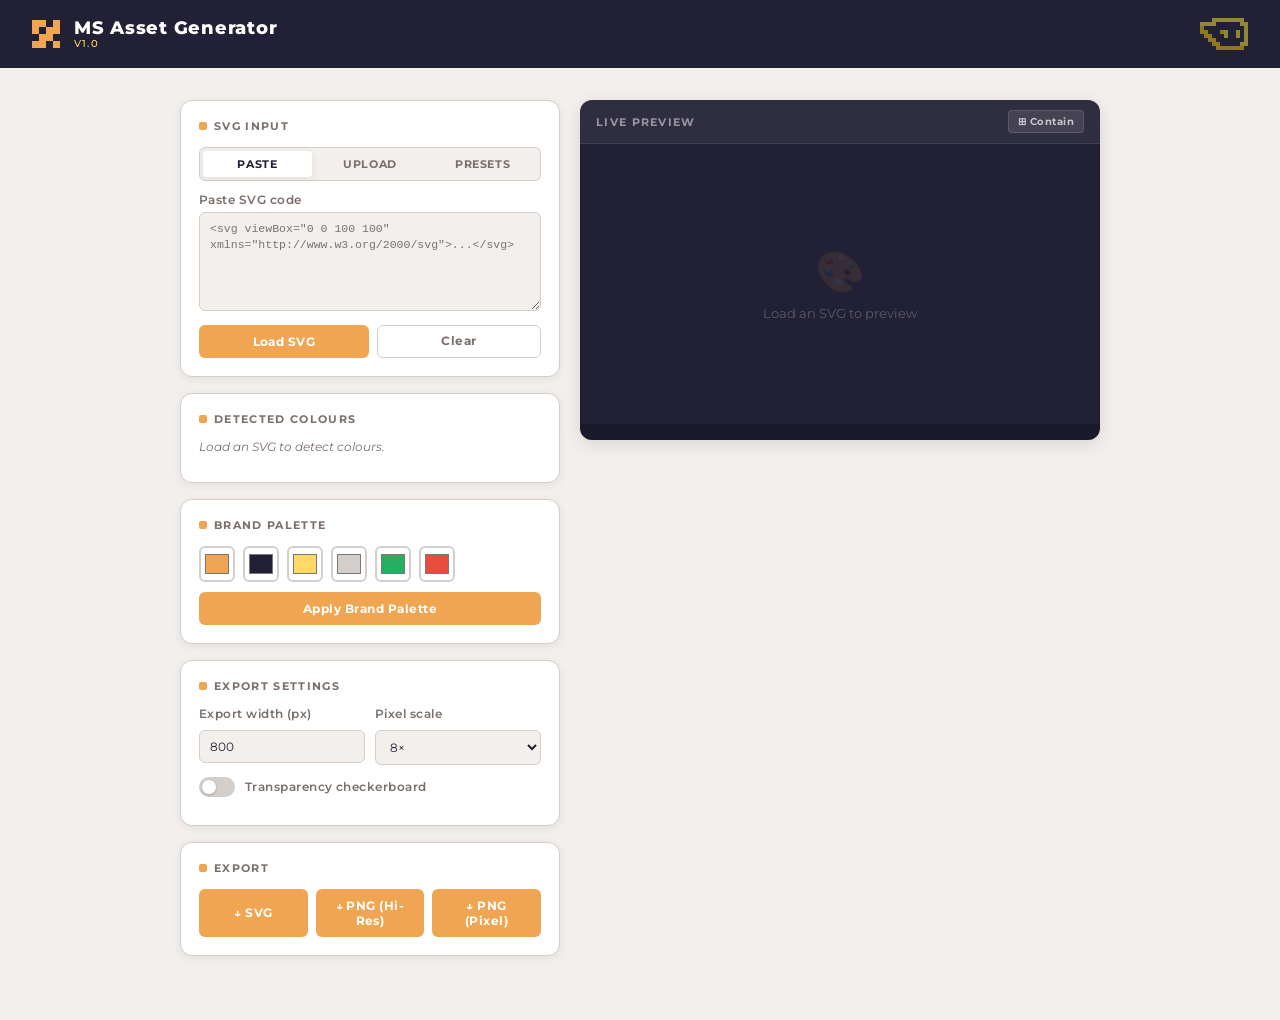
<file: tools/mav-generator.html>
<!DOCTYPE html>
<html lang="en">

<head>
    <meta charset="UTF-8">
    <meta name="viewport" content="width=device-width, initial-scale=1.0">
    <title>MS Asset Generator 1.0</title>
    <link rel="preconnect" href="https://fonts.googleapis.com">
    <link href="https://fonts.googleapis.com/css2?family=Montserrat:wght@400;500;600;700;800&display=swap"
        rel="stylesheet">
    <style>
        /* ── Reset & Base ── */
        *,
        *::before,
        *::after {
            box-sizing: border-box;
            margin: 0;
            padding: 0;
        }

        :root {
            --bg: #f3efed;
            --panel: #edeae8;
            --panel-white: #ffffff;
            --border: #d4ceca;
            --btn: #efa551;
            --btn-hover: #d48a3a;
            --accent: #ffd966;
            --text: #222034;
            --muted: #7a6f6a;
            --preview-bg: #222034;
            --radius-panel: 12px;
            --radius-input: 6px;
            --radius-btn: 6px;
            --shadow: 0 2px 8px rgba(34, 32, 52, 0.08);
            --shadow-md: 0 4px 16px rgba(34, 32, 52, 0.12);
        }

        body {
            font-family: 'Montserrat', sans-serif;
            background: var(--bg);
            color: var(--text);
            min-height: 100vh;
            padding: 0 0 48px;
        }

        /* ── Header ── */
        .app-header {
            background: var(--text);
            color: #fff;
            padding: 18px 32px;
            display: flex;
            align-items: center;
            gap: 14px;
            margin-bottom: 32px;
        }

        .app-header .logo-pixel {
            width: 28px;
            height: 28px;
            display: grid;
            grid-template-columns: repeat(4, 7px);
            grid-template-rows: repeat(4, 7px);
            gap: 0;
            flex-shrink: 0;
        }

        .app-header .logo-pixel span {
            display: block;
            background: var(--btn);
        }

        .app-header .logo-pixel span.off {
            background: transparent;
        }

        .app-header h1 {
            font-size: 1.15rem;
            font-weight: 800;
            letter-spacing: 0.04em;
            line-height: 1;
        }

        .app-header h1 small {
            font-size: 0.65rem;
            font-weight: 500;
            color: var(--accent);
            display: block;
            letter-spacing: 0.12em;
            text-transform: uppercase;
            margin-top: 2px;
        }

        /* ── Layout ── */
        .app-container {
            max-width: 960px;
            margin: 0 auto;
            padding: 0 20px;
            display: grid;
            grid-template-columns: 380px 1fr;
            gap: 20px;
            align-items: start;
        }

        @media (max-width: 760px) {
            .app-container {
                grid-template-columns: 1fr;
            }

            .right-panel {
                order: -1;
            }
        }

        /* ── Panels ── */
        .panel {
            background: var(--panel-white);
            border: 1px solid var(--border);
            border-radius: var(--radius-panel);
            padding: 18px;
            box-shadow: var(--shadow);
            margin-bottom: 16px;
        }

        .panel-title {
            font-size: 0.7rem;
            font-weight: 700;
            text-transform: uppercase;
            letter-spacing: 0.12em;
            color: var(--muted);
            margin-bottom: 14px;
            display: flex;
            align-items: center;
            gap: 7px;
        }

        .panel-title::before {
            content: '';
            display: inline-block;
            width: 8px;
            height: 8px;
            background: var(--btn);
            border-radius: 2px;
            flex-shrink: 0;
        }

        /* ── Inputs ── */
        label {
            display: block;
            font-size: 0.72rem;
            font-weight: 600;
            color: var(--muted);
            margin-bottom: 5px;
            letter-spacing: 0.04em;
        }

        textarea,
        input[type="text"],
        input[type="number"],
        select {
            width: 100%;
            font-family: 'Montserrat', sans-serif;
            font-size: 0.78rem;
            color: var(--text);
            background: var(--bg);
            border: 1.5px solid var(--border);
            border-radius: var(--radius-input);
            padding: 8px 10px;
            transition: border-color 0.15s;
            outline: none;
        }

        textarea:focus,
        input:focus,
        select:focus {
            border-color: var(--btn);
            box-shadow: 0 0 0 3px rgba(239, 165, 81, 0.18);
        }

        textarea {
            resize: vertical;
            min-height: 90px;
            font-family: 'Courier New', monospace;
            font-size: 0.72rem;
            line-height: 1.4;
        }

        /* ── Drag Drop ── */
        .drop-zone {
            border: 2px dashed var(--border);
            border-radius: var(--radius-input);
            padding: 16px;
            text-align: center;
            font-size: 0.74rem;
            color: var(--muted);
            cursor: pointer;
            transition: border-color 0.15s, background 0.15s;
            margin-bottom: 10px;
            position: relative;
        }

        .drop-zone:hover,
        .drop-zone.drag-over {
            border-color: var(--btn);
            background: rgba(239, 165, 81, 0.06);
            color: var(--text);
        }

        .drop-zone input[type="file"] {
            position: absolute;
            inset: 0;
            opacity: 0;
            cursor: pointer;
            width: 100%;
            height: 100%;
        }

        .drop-zone .drop-icon {
            font-size: 1.5rem;
            margin-bottom: 4px;
            display: block;
        }

        /* ── Buttons ── */
        button {
            font-family: 'Montserrat', sans-serif;
            font-size: 0.78rem;
            font-weight: 700;
            letter-spacing: 0.04em;
            cursor: pointer;
            border: none;
            border-radius: var(--radius-btn);
            padding: 9px 16px;
            transition: background 0.15s, transform 0.1s, box-shadow 0.15s;
            outline: none;
        }

        button:focus-visible {
            box-shadow: 0 0 0 3px var(--accent);
        }

        .btn-primary {
            background: var(--btn);
            color: #fff;
        }

        .btn-primary:hover {
            background: var(--btn-hover);
        }

        .btn-primary:active {
            transform: translateY(1px);
        }

        .btn-secondary {
            background: var(--panel);
            color: var(--text);
            border: 1.5px solid var(--border);
        }

        .btn-secondary:hover {
            background: var(--border);
        }

        .btn-ghost {
            background: transparent;
            color: var(--muted);
            border: 1.5px solid var(--border);
            font-size: 0.72rem;
            padding: 7px 12px;
        }

        .btn-ghost:hover {
            color: var(--text);
            background: var(--panel);
        }

        .btn-row {
            display: flex;
            gap: 8px;
            flex-wrap: wrap;
            margin-top: 10px;
        }

        .btn-row button {
            flex: 1;
            min-width: 80px;
        }

        /* ── Input section tabs ── */
        .input-tabs {
            display: flex;
            gap: 4px;
            margin-bottom: 12px;
            background: var(--bg);
            border-radius: var(--radius-input);
            padding: 3px;
            border: 1.5px solid var(--border);
        }

        .input-tab {
            flex: 1;
            padding: 6px 8px;
            font-size: 0.68rem;
            font-weight: 700;
            letter-spacing: 0.05em;
            text-transform: uppercase;
            background: transparent;
            color: var(--muted);
            border-radius: 4px;
            border: none;
            cursor: pointer;
            transition: background 0.15s, color 0.15s;
        }

        .input-tab.active {
            background: var(--panel-white);
            color: var(--text);
            box-shadow: var(--shadow);
        }

        .input-tab:focus-visible {
            box-shadow: 0 0 0 3px var(--accent);
        }

        .tab-panel {
            display: none;
        }

        .tab-panel.active {
            display: block;
        }

        /* ── Colour detection ── */
        .colour-list {
            display: flex;
            flex-direction: column;
            gap: 8px;
            margin-top: 4px;
        }

        .colour-row {
            display: flex;
            align-items: center;
            gap: 10px;
        }

        .colour-swatch {
            width: 28px;
            height: 28px;
            border-radius: 5px;
            border: 2px solid var(--border);
            flex-shrink: 0;
            background: #ccc;
        }

        .colour-hex {
            font-size: 0.72rem;
            font-weight: 600;
            color: var(--muted);
            min-width: 58px;
            font-family: 'Courier New', monospace;
        }

        .colour-row input[type="color"] {
            width: 36px;
            height: 28px;
            padding: 2px;
            border-radius: 5px;
            border: 1.5px solid var(--border);
            cursor: pointer;
            background: var(--panel-white);
            flex-shrink: 0;
        }

        .no-colours {
            font-size: 0.74rem;
            color: var(--muted);
            font-style: italic;
        }

        /* ── Brand palette ── */
        .palette-grid {
            display: flex;
            gap: 8px;
            flex-wrap: wrap;
            margin-bottom: 10px;
        }

        .palette-swatch-wrap {
            display: flex;
            flex-direction: column;
            align-items: center;
            gap: 4px;
        }

        .palette-swatch-wrap input[type="color"] {
            width: 36px;
            height: 36px;
            padding: 2px;
            border-radius: 6px;
            border: 2px solid var(--border);
            cursor: pointer;
            background: var(--panel-white);
        }

        /* ── Export settings ── */
        .settings-grid {
            display: grid;
            grid-template-columns: 1fr 1fr;
            gap: 10px;
            margin-bottom: 12px;
        }

        .setting-group {
            display: flex;
            flex-direction: column;
            gap: 4px;
        }

        /* ── Toggle ── */
        .toggle-wrap {
            display: flex;
            align-items: center;
            gap: 10px;
            margin-bottom: 10px;
        }

        .toggle-wrap label {
            margin: 0;
            font-size: 0.72rem;
            cursor: pointer;
        }

        .toggle {
            position: relative;
            display: inline-block;
            width: 36px;
            height: 20px;
        }

        .toggle input {
            opacity: 0;
            width: 0;
            height: 0;
            position: absolute;
        }

        .toggle-slider {
            position: absolute;
            inset: 0;
            background: var(--border);
            border-radius: 20px;
            transition: background 0.2s;
            cursor: pointer;
        }

        .toggle-slider::before {
            content: '';
            position: absolute;
            width: 14px;
            height: 14px;
            left: 3px;
            top: 3px;
            background: white;
            border-radius: 50%;
            transition: transform 0.2s;
            box-shadow: 0 1px 3px rgba(0, 0, 0, 0.2);
        }

        .toggle input:checked+.toggle-slider {
            background: var(--btn);
        }

        .toggle input:checked+.toggle-slider::before {
            transform: translateX(16px);
        }

        /* ── Right panel / Preview ── */
        .right-panel {
            position: sticky;
            top: 20px;
        }

        .preview-panel {
            background: var(--preview-bg);
            border-radius: var(--radius-panel);
            overflow: hidden;
            box-shadow: var(--shadow-md);
            position: relative;
            min-height: 340px;
            display: flex;
            flex-direction: column;
        }

        .preview-header {
            background: rgba(255, 255, 255, 0.06);
            padding: 10px 16px;
            display: flex;
            align-items: center;
            justify-content: space-between;
            border-bottom: 1px solid rgba(255, 255, 255, 0.07);
        }

        .preview-header-title {
            font-size: 0.68rem;
            font-weight: 700;
            text-transform: uppercase;
            letter-spacing: 0.12em;
            color: rgba(255, 255, 255, 0.5);
        }

        .preview-header-actions {
            display: flex;
            gap: 6px;
        }

        .preview-header-actions button {
            font-size: 0.65rem;
            padding: 4px 9px;
            background: rgba(255, 255, 255, 0.1);
            color: rgba(255, 255, 255, 0.7);
            border: 1px solid rgba(255, 255, 255, 0.12);
            border-radius: 4px;
        }

        .preview-header-actions button:hover {
            background: rgba(255, 255, 255, 0.18);
            color: #fff;
        }

        .preview-area {
            flex: 1;
            display: flex;
            align-items: center;
            justify-content: center;
            padding: 32px;
            min-height: 280px;
            position: relative;
            overflow: hidden;
        }

        .preview-area.checkerboard {
            background-image:
                linear-gradient(45deg, rgba(255, 255, 255, 0.05) 25%, transparent 25%),
                linear-gradient(-45deg, rgba(255, 255, 255, 0.05) 25%, transparent 25%),
                linear-gradient(45deg, transparent 75%, rgba(255, 255, 255, 0.05) 75%),
                linear-gradient(-45deg, transparent 75%, rgba(255, 255, 255, 0.05) 75%);
            background-size: 20px 20px;
            background-position: 0 0, 0 10px, 10px -10px, -10px 0px;
        }

        .preview-area svg {
            max-width: 100%;
            max-height: 260px;
            object-fit: contain;
        }

        .preview-empty {
            text-align: center;
            color: rgba(255, 255, 255, 0.25);
            font-size: 0.8rem;
        }

        .preview-empty .empty-icon {
            font-size: 2.5rem;
            margin-bottom: 10px;
            opacity: 0.4;
        }

        .preview-meta {
            background: rgba(0, 0, 0, 0.2);
            padding: 8px 16px;
            font-size: 0.65rem;
            color: rgba(255, 255, 255, 0.35);
            letter-spacing: 0.05em;
            display: flex;
            gap: 16px;
        }

        /* ── Status / Error ── */
        .status-msg {
            font-size: 0.72rem;
            padding: 8px 12px;
            border-radius: var(--radius-input);
            margin-bottom: 10px;
            display: none;
        }

        .status-msg.error {
            display: block;
            background: #fde8e8;
            color: #c0392b;
            border: 1px solid #f5c6c6;
        }

        .status-msg.success {
            display: block;
            background: #e8f8ee;
            color: #27ae60;
            border: 1px solid #b8e8c8;
        }

        /* ── Section spacer ── */
        .spacer {
            height: 8px;
        }

        /* ── Scrollbar ── */
        ::-webkit-scrollbar {
            width: 6px;
        }

        ::-webkit-scrollbar-track {
            background: var(--bg);
        }

        ::-webkit-scrollbar-thumb {
            background: var(--border);
            border-radius: 3px;
        }
    </style>
</head>

<body>

    <!-- ── Header ── -->
    <header class="app-header">
        <div class="logo-pixel" aria-hidden="true">
            <span></span><span></span><span class="off"></span><span></span>
            <span></span><span class="off"></span><span></span><span></span>
            <span class="off"></span><span></span><span></span><span class="off"></span>
            <span></span><span></span><span class="off"></span><span></span>
        </div>
        <h1>MS Asset Generator <small>v1.0</small></h1>
        <a href="../index.html" aria-label="gav.fi tools" style="margin-left:auto;opacity:.5;transition:opacity .2s;line-height:0;"><svg xmlns="http://www.w3.org/2000/svg" viewBox="0 0 12 8" width="48" height="32" shape-rendering="crispEdges" style="image-rendering:pixelated"><rect x="3" y="0" width="8" height="1" fill="#fbf236"/><rect x="0" y="1" width="4" height="1" fill="#fbf236"/><rect x="4" y="1" width="6" height="1" fill="#222034"/><rect x="10" y="1" width="2" height="1" fill="#fbf236"/><rect x="0" y="2" width="1" height="1" fill="#ffce10"/><rect x="1" y="2" width="10" height="1" fill="#222034"/><rect x="11" y="2" width="1" height="1" fill="#fbf236"/><rect x="0" y="3" width="2" height="1" fill="#ffce10"/><rect x="2" y="3" width="3" height="1" fill="#222034"/><rect x="5" y="3" width="1" height="1" fill="#ffce10"/><rect x="6" y="3" width="1" height="1" fill="#fbf236"/><rect x="7" y="3" width="2" height="1" fill="#222034"/><rect x="9" y="3" width="1" height="1" fill="#fbf236"/><rect x="10" y="3" width="1" height="1" fill="#222034"/><rect x="11" y="3" width="1" height="1" fill="#fbf236"/><rect x="1" y="4" width="2" height="1" fill="#ffce10"/><rect x="3" y="4" width="3" height="1" fill="#222034"/><rect x="6" y="4" width="1" height="1" fill="#fbf236"/><rect x="7" y="4" width="2" height="1" fill="#222034"/><rect x="9" y="4" width="1" height="1" fill="#fbf236"/><rect x="10" y="4" width="1" height="1" fill="#222034"/><rect x="11" y="4" width="1" height="1" fill="#fbf236"/><rect x="2" y="5" width="2" height="1" fill="#ffce10"/><rect x="4" y="5" width="7" height="1" fill="#222034"/><rect x="11" y="5" width="1" height="1" fill="#fbf236"/><rect x="3" y="6" width="2" height="1" fill="#ffce10"/><rect x="5" y="6" width="5" height="1" fill="#222034"/><rect x="10" y="6" width="2" height="1" fill="#fbf236"/><rect x="4" y="7" width="7" height="1" fill="#ffce10"/></svg></a>
    </header>

    <!-- ── Main Layout ── -->
    <div class="app-container">

        <!-- ════ LEFT PANEL ════ -->
        <div class="left-panel">

            <!-- Status messages -->
            <div id="statusMsg" class="status-msg" role="alert"></div>

            <!-- ── Input Panel ── -->
            <div class="panel">
                <div class="panel-title">SVG Input</div>

                <!-- Tab buttons -->
                <div class="input-tabs" role="tablist">
                    <button class="input-tab active" role="tab" aria-selected="true" data-tab="paste">Paste</button>
                    <button class="input-tab" role="tab" aria-selected="false" data-tab="upload">Upload</button>
                    <button class="input-tab" role="tab" aria-selected="false" data-tab="preset">Presets</button>
                </div>

                <!-- Paste tab -->
                <div class="tab-panel active" id="tab-paste">
                    <label for="svgInput">Paste SVG code</label>
                    <textarea id="svgInput"
                        placeholder='<svg viewBox="0 0 100 100" xmlns="http://www.w3.org/2000/svg">...</svg>' rows="5"
                        spellcheck="false"></textarea>
                    <div class="btn-row">
                        <button class="btn-primary" id="loadSvgBtn">Load SVG</button>
                        <button class="btn-ghost" id="clearBtn">Clear</button>
                    </div>
                </div>

                <!-- Upload tab -->
                <div class="tab-panel" id="tab-upload">
                    <label>Upload or drag &amp; drop .svg file</label>
                    <div class="drop-zone" id="dropZone">
                        <span class="drop-icon">📂</span>
                        <span>Click to browse or drag &amp; drop SVG here</span>
                        <input type="file" id="fileInput" accept=".svg,image/svg+xml" aria-label="Upload SVG file">
                    </div>
                </div>

                <!-- Preset tab -->
                <div class="tab-panel" id="tab-preset">
                    <label for="presetSelect">Choose a preset asset</label>
                    <select id="presetSelect">
                        <option value="">— Select a preset —</option>
                    </select>
                    <div class="btn-row">
                        <button class="btn-primary" id="loadPresetBtn">Load Preset</button>
                    </div>
                </div>
            </div>

            <!-- ── Detected Colours ── -->
            <div class="panel">
                <div class="panel-title">Detected Colours</div>
                <div id="colourList" class="colour-list">
                    <p class="no-colours">Load an SVG to detect colours.</p>
                </div>
                <div class="btn-row">
                    <button class="btn-secondary" id="resetColoursBtn" style="display:none">↺ Reset Colours</button>
                    <button class="btn-ghost" id="copySvgBtn" style="display:none">⎘ Copy SVG</button>
                </div>
            </div>

            <!-- ── Brand Palette ── -->
            <div class="panel">
                <div class="panel-title">Brand Palette</div>
                <div class="palette-grid" id="brandPaletteGrid"></div>
                <button class="btn-primary" id="applyPaletteBtn" style="width:100%">Apply Brand Palette</button>
            </div>

            <!-- ── Export Settings ── -->
            <div class="panel">
                <div class="panel-title">Export Settings</div>
                <div class="settings-grid">
                    <div class="setting-group">
                        <label for="exportWidth">Export width (px)</label>
                        <input type="number" id="exportWidth" value="800" min="1" max="8000" step="1">
                    </div>
                    <div class="setting-group">
                        <label for="pixelScale">Pixel scale</label>
                        <select id="pixelScale">
                            <option value="2">2×</option>
                            <option value="4">4×</option>
                            <option value="8" selected>8×</option>
                            <option value="16">16×</option>
                        </select>
                    </div>
                </div>
                <div class="toggle-wrap">
                    <label class="toggle">
                        <input type="checkbox" id="checkerToggle">
                        <span class="toggle-slider"></span>
                    </label>
                    <label for="checkerToggle">Transparency checkerboard</label>
                </div>
            </div>

            <!-- ── Export Buttons ── -->
            <div class="panel">
                <div class="panel-title">Export</div>
                <div class="btn-row">
                    <button class="btn-primary" id="exportSvgBtn">↓ SVG</button>
                    <button class="btn-primary" id="exportPngBtn">↓ PNG (Hi-Res)</button>
                    <button class="btn-primary" id="exportPixelBtn">↓ PNG (Pixel)</button>
                </div>
            </div>

        </div><!-- /left-panel -->

        <!-- ════ RIGHT PANEL ════ -->
        <div class="right-panel">
            <div class="preview-panel">
                <div class="preview-header">
                    <span class="preview-header-title">Live Preview</span>
                    <div class="preview-header-actions">
                        <button id="fitToggleBtn" title="Toggle fit/contain">⊞ Contain</button>
                    </div>
                </div>
                <div class="preview-area" id="previewArea">
                    <div class="preview-empty" id="previewEmpty">
                        <div class="empty-icon">🎨</div>
                        <p>Load an SVG to preview</p>
                    </div>
                    <div id="svgPreview"></div>
                </div>
                <div class="preview-meta" id="previewMeta"></div>
            </div>
        </div>

    </div><!-- /app-container -->

    <!-- ── Hidden canvas for export ── -->
    <canvas id="exportCanvas" style="display:none"></canvas>

    <script>
        /* ═══════════════════════════════════════════════
           ── Preset Assets ──
           Add new assets by inserting entries below.
           Structure: { "Group": { "Name": "<svg>..." } }
        ═══════════════════════════════════════════════ */
        const presetAssets = {
            "Logos": {
                "Mav": `<svg xmlns="http://www.w3.org/2000/svg" width="48" height="32" viewBox="0 0 480 320"
        preserveAspectRatio="xMidYMid meet" >
        <rect x="120" y="0" width="40" height="40" style="fill:#fbf236" />
        <rect x="160" y="0" width="40" height="40" style="fill:#fbf236" />
        <rect x="200" y="0" width="40" height="40" style="fill:#fbf236" />
        <rect x="240" y="0" width="40" height="40" style="fill:#fbf236" />
        <rect x="280" y="0" width="40" height="40" style="fill:#fbf236" />
        <rect x="320" y="0" width="40" height="40" style="fill:#fbf236" />
        <rect x="360" y="0" width="40" height="40" style="fill:#fbf236" />
        <rect x="400" y="0" width="40" height="40" style="fill:#fbf236" />
        <rect x="0" y="40" width="40" height="40" style="fill:#fbf236" />
        <rect x="40" y="40" width="40" height="40" style="fill:#fbf236" />
        <rect x="80" y="40" width="40" height="40" style="fill:#fbf236" />
        <rect x="120" y="40" width="40" height="40" style="fill:#fbf236" />
        <rect x="160" y="40" width="40" height="40" style="fill:#222034" />
        <rect x="200" y="40" width="40" height="40" style="fill:#222034" />
        <rect x="240" y="40" width="40" height="40" style="fill:#222034" />
        <rect x="280" y="40" width="40" height="40" style="fill:#222034" />
        <rect x="320" y="40" width="40" height="40" style="fill:#222034" />
        <rect x="360" y="40" width="40" height="40" style="fill:#222034" />
        <rect x="400" y="40" width="40" height="40" style="fill:#fbf236" />
        <rect x="440" y="40" width="40" height="40" style="fill:#fbf236" />
        <rect x="0" y="80" width="40" height="40" style="fill:#ffce10" />
        <rect x="40" y="80" width="40" height="40" style="fill:#222034" />
        <rect x="80" y="80" width="40" height="40" style="fill:#222034" />
        <rect x="120" y="80" width="40" height="40" style="fill:#222034" />
        <rect x="160" y="80" width="40" height="40" style="fill:#222034" />
        <rect x="200" y="80" width="40" height="40" style="fill:#222034" />
        <rect x="240" y="80" width="40" height="40" style="fill:#222034" />
        <rect x="280" y="80" width="40" height="40" style="fill:#222034" />
        <rect x="320" y="80" width="40" height="40" style="fill:#222034" />
        <rect x="360" y="80" width="40" height="40" style="fill:#222034" />
        <rect x="400" y="80" width="40" height="40" style="fill:#222034" />
        <rect x="440" y="80" width="40" height="40" style="fill:#fbf236" />
        <rect x="0" y="120" width="40" height="40" style="fill:#ffce10" />
        <rect x="40" y="120" width="40" height="40" style="fill:#ffce10" />
        <rect x="80" y="120" width="40" height="40" style="fill:#222034" />
        <rect x="120" y="120" width="40" height="40" style="fill:#222034" />
        <rect x="160" y="120" width="40" height="40" style="fill:#222034" />
        <rect x="200" y="120" width="40" height="40" style="fill:#ffce10" />
        <rect x="240" y="120" width="40" height="40" style="fill:#fbf236" />
        <rect x="280" y="120" width="40" height="40" style="fill:#222034" />
        <rect x="320" y="120" width="40" height="40" style="fill:#222034" />
        <rect x="360" y="120" width="40" height="40" style="fill:#fbf236" />
        <rect x="400" y="120" width="40" height="40" style="fill:#222034" />
        <rect x="440" y="120" width="40" height="40" style="fill:#fbf236" />
        <rect x="40" y="160" width="40" height="40" style="fill:#ffce10" />
        <rect x="80" y="160" width="40" height="40" style="fill:#ffce10" />
        <rect x="120" y="160" width="40" height="40" style="fill:#222034" />
        <rect x="160" y="160" width="40" height="40" style="fill:#222034" />
        <rect x="200" y="160" width="40" height="40" style="fill:#222034" />
        <rect x="240" y="160" width="40" height="40" style="fill:#fbf236" />
        <rect x="280" y="160" width="40" height="40" style="fill:#222034" />
        <rect x="320" y="160" width="40" height="40" style="fill:#222034" />
        <rect x="360" y="160" width="40" height="40" style="fill:#fbf236" />
        <rect x="400" y="160" width="40" height="40" style="fill:#222034" />
        <rect x="440" y="160" width="40" height="40" style="fill:#fbf236" />
        <rect x="80" y="200" width="40" height="40" style="fill:#ffce10" />
        <rect x="120" y="200" width="40" height="40" style="fill:#ffce10" />
        <rect x="160" y="200" width="40" height="40" style="fill:#222034" />
        <rect x="200" y="200" width="40" height="40" style="fill:#222034" />
        <rect x="240" y="200" width="40" height="40" style="fill:#222034" />
        <rect x="280" y="200" width="40" height="40" style="fill:#222034" />
        <rect x="320" y="200" width="40" height="40" style="fill:#222034" />
        <rect x="360" y="200" width="40" height="40" style="fill:#222034" />
        <rect x="400" y="200" width="40" height="40" style="fill:#222034" />
        <rect x="440" y="200" width="40" height="40" style="fill:#fbf236" />
        <rect x="120" y="240" width="40" height="40" style="fill:#ffce10" />
        <rect x="160" y="240" width="40" height="40" style="fill:#ffce10" />
        <rect x="200" y="240" width="40" height="40" style="fill:#222034" />
        <rect x="240" y="240" width="40" height="40" style="fill:#222034" />
        <rect x="280" y="240" width="40" height="40" style="fill:#222034" />
        <rect x="320" y="240" width="40" height="40" style="fill:#222034" />
        <rect x="360" y="240" width="40" height="40" style="fill:#222034" />
        <rect x="400" y="240" width="40" height="40" style="fill:#fbf236" />
        <rect x="440" y="240" width="40" height="40" style="fill:#fbf236" />
        <rect x="160" y="280" width="40" height="40" style="fill:#ffce10" />
        <rect x="200" y="280" width="40" height="40" style="fill:#ffce10" />
        <rect x="240" y="280" width="40" height="40" style="fill:#ffce10" />
        <rect x="280" y="280" width="40" height="40" style="fill:#ffce10" />
        <rect x="320" y="280" width="40" height="40" style="fill:#ffce10" />
        <rect x="360" y="280" width="40" height="40" style="fill:#ffce10" />
        <rect x="400" y="280" width="40" height="40" style="fill:#ffce10" />
      </svg>`
            },
            "Icons": {
                "Star Icon": `<svg viewBox="0 0 100 100" xmlns="http://www.w3.org/2000/svg" width="48" height="32">
      <polygon points="50,5 61,35 95,35 68,57 79,91 50,70 21,91 32,57 5,35 39,35" fill="#efa551" stroke="#d48a3a" stroke-width="2"/>
    </svg>`,
                "Heart Icon": `<svg viewBox="0 0 100 100" xmlns="http://www.w3.org/2000/svg" width="48" height="32">
      <path d="M50,80 C50,80 10,55 10,30 C10,16 20,8 30,8 C38,8 46,13 50,20 C54,13 62,8 70,8 C80,8 90,16 90,30 C90,55 50,80 50,80Z" fill="#e74c3c" stroke="#c0392b" stroke-width="2"/>
    </svg>`,
                "Check Icon": `<svg viewBox="0 0 100 100" xmlns="http://www.w3.org/2000/svg" width="48" height="32">
      <circle cx="50" cy="50" r="46" fill="#27ae60" stroke="#1e8449" stroke-width="3"/>
      <polyline points="25,52 42,68 75,34" fill="none" stroke="#ffffff" stroke-width="7" stroke-linecap="round" stroke-linejoin="round"/>
    </svg>`
            },
            "Shapes": {
                "Colourful Grid": `<svg viewBox="0 0 100 100" xmlns="http://www.w3.org/2000/svg" width="48" height="32">
      <rect x="5" y="5" width="42" height="42" rx="6" fill="#efa551"/>
      <rect x="53" y="5" width="42" height="42" rx="6" fill="#222034"/>
      <rect x="5" y="53" width="42" height="42" rx="6" fill="#ffd966"/>
      <rect x="53" y="53" width="42" height="42" rx="6" fill="#d4ceca"/>
    </svg>`,
                "Gradient Rings": `<svg viewBox="0 0 100 100" xmlns="http://www.w3.org/2000/svg" width="48" height="32">
      <circle cx="50" cy="50" r="45" fill="none" stroke="#efa551" stroke-width="8"/>
      <circle cx="50" cy="50" r="33" fill="none" stroke="#ffd966" stroke-width="6"/>
      <circle cx="50" cy="50" r="20" fill="none" stroke="#222034" stroke-width="5"/>
      <circle cx="50" cy="50" r="8" fill="#efa551"/>
    </svg>`
            }
        };

        /* ═══════════════════════════════════════════════
           ── State ──
        ═══════════════════════════════════════════════ */
        const state = {
            originalSvgString: null,
            currentSvgString: null,
            colourMap: {}, // original hex → replacement hex
            detectedColours: [], // list of original hex values
            svgDimensions: { width: 0, height: 0, viewBox: '' },
            fitMode: 'contain'
        };

        const defaultBrandPalette = ['#efa551', '#222034', '#ffd966', '#d4ceca', '#27ae60', '#e74c3c'];

        /* ═══════════════════════════════════════════════
           ── Utility: Colour Normalisation ──
        ═══════════════════════════════════════════════ */
        function normaliseColour(val) {
            if (!val) return null;
            val = val.trim().toLowerCase();
            if (val === 'none' || val === 'transparent' || val === 'inherit' || val === 'currentcolor' || val === '') return null;

            // Named colours → hex via canvas
            if (!val.startsWith('#') && !val.startsWith('rgb') && !val.startsWith('hsl')) {
                const ctx = document.createElement('canvas').getContext('2d');
                ctx.fillStyle = val;
                const computed = ctx.fillStyle;
                if (computed === '#000000' && val !== 'black') return null; // invalid
                return computed;
            }

            if (val.startsWith('#')) {
                if (val.length === 4) {
                    return '#' + val[1] + val[1] + val[2] + val[2] + val[3] + val[3];
                }
                return val.length === 7 ? val : null;
            }

            // rgb / rgba
            const m = val.match(/rgba?\((\d+)[,\s]+(\d+)[,\s]+(\d+)/);
            if (m) {
                return '#' + [m[1], m[2], m[3]].map(n => parseInt(n).toString(16).padStart(2, '0')).join('');
            }

            return null;
        }

        /* ═══════════════════════════════════════════════
           ── SVG Processing ──
        ═══════════════════════════════════════════════ */
        function parseSvg(svgString) {
            const parser = new DOMParser();
            const doc = parser.parseFromString(svgString, 'image/svg+xml');
            const errNode = doc.querySelector('parsererror');
            if (errNode) return { error: 'Invalid SVG: ' + errNode.textContent.slice(0, 120) };
            return { doc, svgEl: doc.querySelector('svg') };
        }

        function extractColours(svgString) {
            const { doc, svgEl, error } = parseSvg(svgString);
            if (error) return { error };
            const colourSet = new Set();
            const all = svgEl.querySelectorAll('*');

            function checkAttr(el, attr) {
                const v = el.getAttribute(attr);
                if (v) { const h = normaliseColour(v); if (h) colourSet.add(h); }
            }
            function checkStyle(el) {
                const s = el.getAttribute('style') || '';
                const fillM = s.match(/fill\s*:\s*([^;]+)/i);
                const strokeM = s.match(/stroke\s*:\s*([^;]+)/i);
                if (fillM) { const h = normaliseColour(fillM[1]); if (h) colourSet.add(h); }
                if (strokeM) { const h = normaliseColour(strokeM[1]); if (h) colourSet.add(h); }
            }

            all.forEach(el => {
                checkAttr(el, 'fill');
                checkAttr(el, 'stroke');
                checkStyle(el);
            });
            // also root svg
            checkAttr(svgEl, 'fill');
            checkAttr(svgEl, 'stroke');
            checkStyle(svgEl);

            return { colours: [...colourSet] };
        }

        function applyColourMap(svgString, colourMap) {
            const { doc, svgEl, error } = parseSvg(svgString);
            if (error) return svgString;

            const all = [svgEl, ...svgEl.querySelectorAll('*')];

            function replaceAttr(el, attr) {
                const v = el.getAttribute(attr);
                if (!v) return;
                const h = normaliseColour(v);
                if (h && colourMap[h] && colourMap[h] !== h) {
                    el.setAttribute(attr, colourMap[h]);
                }
            }
            function replaceStyle(el) {
                let s = el.getAttribute('style');
                if (!s) return;
                s = s.replace(/fill\s*:\s*([^;]+)/gi, (m, val) => {
                    const h = normaliseColour(val.trim());
                    return h && colourMap[h] ? `fill:${colourMap[h]}` : m;
                });
                s = s.replace(/stroke\s*:\s*([^;]+)/gi, (m, val) => {
                    const h = normaliseColour(val.trim());
                    return h && colourMap[h] ? `stroke:${colourMap[h]}` : m;
                });
                el.setAttribute('style', s);
            }

            all.forEach(el => {
                replaceAttr(el, 'fill');
                replaceAttr(el, 'stroke');
                replaceStyle(el);
            });

            return new XMLSerializer().serializeToString(doc);
        }

        function getSvgDimensions(svgEl) {
            const vb = svgEl.getAttribute('viewBox');
            let w = parseFloat(svgEl.getAttribute('width')) || 0;
            let h = parseFloat(svgEl.getAttribute('height')) || 0;
            if (vb) {
                const parts = vb.split(/[\s,]+/).map(Number);
                if (parts.length === 4) {
                    if (!w) w = parts[2];
                    if (!h) h = parts[3];
                }
            }
            return { width: w || 200, height: h || 200, viewBox: vb || `0 0 ${w} ${h}` };
        }

        /* ═══════════════════════════════════════════════
           ── UI: Preset Dropdown ──
        ═══════════════════════════════════════════════ */
        function buildPresetDropdown() {
            const sel = document.getElementById('presetSelect');
            for (const [group, items] of Object.entries(presetAssets)) {
                const og = document.createElement('optgroup');
                og.label = group;
                for (const name of Object.keys(items)) {
                    const opt = document.createElement('option');
                    opt.value = group + '::' + name;
                    opt.textContent = name;
                    og.appendChild(opt);
                }
                sel.appendChild(og);
            }
        }

        /* ═══════════════════════════════════════════════
           ── UI: Colour List ──
        ═══════════════════════════════════════════════ */
        function renderColourList() {
            const list = document.getElementById('colourList');
            const resetBtn = document.getElementById('resetColoursBtn');
            const copyBtn = document.getElementById('copySvgBtn');

            if (!state.detectedColours.length) {
                list.innerHTML = '<p class="no-colours">No colours detected.</p>';
                resetBtn.style.display = 'none';
                copyBtn.style.display = 'none';
                return;
            }

            resetBtn.style.display = '';
            copyBtn.style.display = '';
            list.innerHTML = '';

            state.detectedColours.forEach(origHex => {
                const current = state.colourMap[origHex] || origHex;
                const row = document.createElement('div');
                row.className = 'colour-row';

                const swatch = document.createElement('div');
                swatch.className = 'colour-swatch';
                swatch.style.background = origHex;
                swatch.title = 'Original: ' + origHex;

                const hexLabel = document.createElement('span');
                hexLabel.className = 'colour-hex';
                hexLabel.textContent = origHex;

                const arrow = document.createElement('span');
                arrow.style.cssText = 'color:var(--muted);font-size:0.8rem;';
                arrow.textContent = '→';

                const picker = document.createElement('input');
                picker.type = 'color';
                picker.value = current;
                picker.setAttribute('aria-label', 'Replace colour ' + origHex);
                picker.addEventListener('input', () => {
                    state.colourMap[origHex] = picker.value;
                    updatePreview();
                });

                row.appendChild(swatch);
                row.appendChild(hexLabel);
                row.appendChild(arrow);
                row.appendChild(picker);
                list.appendChild(row);
            });
        }

        /* ═══════════════════════════════════════════════
           ── UI: Brand Palette ──
        ═══════════════════════════════════════════════ */
        function buildBrandPalette() {
            const grid = document.getElementById('brandPaletteGrid');
            grid.innerHTML = '';
            defaultBrandPalette.forEach((col, i) => {
                const wrap = document.createElement('div');
                wrap.className = 'palette-swatch-wrap';
                const inp = document.createElement('input');
                inp.type = 'color';
                inp.value = col;
                inp.id = 'paletteColor' + i;
                inp.setAttribute('aria-label', 'Brand colour ' + (i + 1));
                wrap.appendChild(inp);
                grid.appendChild(wrap);
            });
        }

        function getBrandPalette() {
            return defaultBrandPalette.map((_, i) => {
                const el = document.getElementById('paletteColor' + i);
                return el ? el.value : defaultBrandPalette[i];
            });
        }

        /* ═══════════════════════════════════════════════
           ── UI: Preview ──
        ═══════════════════════════════════════════════ */
        function updatePreview() {
            if (!state.originalSvgString) return;
            const mapped = applyColourMap(state.originalSvgString, state.colourMap);
            state.currentSvgString = mapped;

            const previewArea = document.getElementById('previewArea');
            const previewEl = document.getElementById('svgPreview');
            const emptyEl = document.getElementById('previewEmpty');
            const metaEl = document.getElementById('previewMeta');

            const { doc, svgEl, error } = parseSvg(mapped);
            if (error) { showStatus(error, 'error'); return; }

            const dims = getSvgDimensions(svgEl);
            state.svgDimensions = dims;

            // style the SVG for preview
            svgEl.style.maxWidth = '100%';
            svgEl.style.maxHeight = '260px';
            svgEl.style.objectFit = state.fitMode;

            previewEl.innerHTML = '';
            previewEl.appendChild(svgEl);
            emptyEl.style.display = 'none';
            previewEl.style.display = '';

            const ratio = dims.width && dims.height ? (dims.width / dims.height).toFixed(2) : '—';
            metaEl.textContent = `${Math.round(dims.width)} × ${Math.round(dims.height)}px  ·  ratio ${ratio}  ·  ${state.detectedColours.length} colour${state.detectedColours.length !== 1 ? 's' : ''}`;
        }

        function setCheckerboard(on) {
            const area = document.getElementById('previewArea');
            area.classList.toggle('checkerboard', on);
        }

        /* ═══════════════════════════════════════════════
           ── Status Messages ──
        ═══════════════════════════════════════════════ */
        function showStatus(msg, type = 'success') {
            const el = document.getElementById('statusMsg');
            el.textContent = msg;
            el.className = 'status-msg ' + type;
            clearTimeout(el._timer);
            if (type === 'success') {
                el._timer = setTimeout(() => { el.style.display = 'none'; }, 3000);
            }
        }

        /* ═══════════════════════════════════════════════
           ── Load SVG ──
        ═══════════════════════════════════════════════ */
        function loadSvgString(svgString) {
            svgString = svgString.trim();
            if (!svgString) { showStatus('Please paste or load an SVG first.', 'error'); return; }

            const { error } = parseSvg(svgString);
            if (error) { showStatus(error, 'error'); return; }

            state.originalSvgString = svgString;
            state.colourMap = {};
            state.currentSvgString = svgString;

            const { colours, error: ce } = extractColours(svgString);
            if (ce) { showStatus(ce, 'error'); return; }

            state.detectedColours = colours || [];
            colours.forEach(c => { state.colourMap[c] = c; });

            renderColourList();
            updatePreview();
            showStatus('SVG loaded — ' + state.detectedColours.length + ' colour(s) detected.', 'success');
        }

        /* ═══════════════════════════════════════════════
           ── Export Functions ──
        ═══════════════════════════════════════════════ */
        function downloadFile(blob, filename) {
            const url = URL.createObjectURL(blob);
            const a = document.createElement('a');
            a.href = url;
            a.download = filename;
            a.click();
            setTimeout(() => URL.revokeObjectURL(url), 1000);
        }

        function exportSvg() {
            if (!state.currentSvgString) { showStatus('No SVG loaded.', 'error'); return; }
            const blob = new Blob([state.currentSvgString], { type: 'image/svg+xml' });
            downloadFile(blob, 'asset.svg');
            showStatus('SVG exported!', 'success');
        }

        function svgToPng(svgString, width, pixelMode = false, scale = 1, callback) {
            const { doc, svgEl, error } = parseSvg(svgString);
            if (error) { showStatus(error, 'error'); return; }

            const dims = getSvgDimensions(svgEl);
            const aspect = dims.height / dims.width;

            let canvasW, canvasH;
            if (pixelMode) {
                canvasW = Math.round(dims.width * scale);
                canvasH = Math.round(dims.height * scale);
            } else {
                canvasW = width;
                canvasH = Math.round(width * aspect);
            }

            const serialised = new XMLSerializer().serializeToString(doc);
            const blob = new Blob([serialised], { type: 'image/svg+xml;charset=utf-8' });
            const url = URL.createObjectURL(blob);

            const img = new Image();
            img.onload = () => {
                const canvas = document.getElementById('exportCanvas');
                canvas.width = canvasW;
                canvas.height = canvasH;
                const ctx = canvas.getContext('2d');
                ctx.clearRect(0, 0, canvasW, canvasH);
                if (pixelMode) {
                    ctx.imageSmoothingEnabled = false;
                    ctx.mozImageSmoothingEnabled = false;
                    ctx.webkitImageSmoothingEnabled = false;
                }
                ctx.drawImage(img, 0, 0, canvasW, canvasH);
                URL.revokeObjectURL(url);
                canvas.toBlob(pngBlob => callback(pngBlob), 'image/png');
            };
            img.onerror = () => { showStatus('PNG render failed.', 'error'); URL.revokeObjectURL(url); };
            img.src = url;
        }

        function exportPng() {
            if (!state.currentSvgString) { showStatus('No SVG loaded.', 'error'); return; }
            const width = parseInt(document.getElementById('exportWidth').value, 10) || 800;
            svgToPng(state.currentSvgString, width, false, 1, blob => {
                downloadFile(blob, 'asset.png');
                showStatus('High-res PNG exported (' + width + 'px)!', 'success');
            });
        }

        function exportPixelPng() {
            if (!state.currentSvgString) { showStatus('No SVG loaded.', 'error'); return; }
            const scale = parseInt(document.getElementById('pixelScale').value, 10) || 8;
            svgToPng(state.currentSvgString, 0, true, scale, blob => {
                downloadFile(blob, 'asset-pixel-' + scale + 'x.png');
                showStatus('Pixel PNG exported (' + scale + '×)!', 'success');
            });
        }

        /* ═══════════════════════════════════════════════
           ── UI Events ──
        ═══════════════════════════════════════════════ */
        // Tab switching
        document.querySelectorAll('.input-tab').forEach(tab => {
            tab.addEventListener('click', () => {
                document.querySelectorAll('.input-tab').forEach(t => { t.classList.remove('active'); t.setAttribute('aria-selected', 'false'); });
                document.querySelectorAll('.tab-panel').forEach(p => p.classList.remove('active'));
                tab.classList.add('active');
                tab.setAttribute('aria-selected', 'true');
                document.getElementById('tab-' + tab.dataset.tab).classList.add('active');
            });
        });

        // Load SVG from textarea
        document.getElementById('loadSvgBtn').addEventListener('click', () => {
            loadSvgString(document.getElementById('svgInput').value);
        });

        // Clear
        document.getElementById('clearBtn').addEventListener('click', () => {
            document.getElementById('svgInput').value = '';
            state.originalSvgString = null;
            state.currentSvgString = null;
            state.detectedColours = [];
            state.colourMap = {};
            document.getElementById('colourList').innerHTML = '<p class="no-colours">Load an SVG to detect colours.</p>';
            document.getElementById('svgPreview').innerHTML = '';
            document.getElementById('previewEmpty').style.display = '';
            document.getElementById('previewMeta').textContent = '';
            document.getElementById('resetColoursBtn').style.display = 'none';
            document.getElementById('copySvgBtn').style.display = 'none';
            document.getElementById('statusMsg').style.display = 'none';
        });

        // File upload
        document.getElementById('fileInput').addEventListener('change', e => {
            const file = e.target.files[0];
            if (!file) return;
            const reader = new FileReader();
            reader.onload = ev => loadSvgString(ev.target.result);
            reader.readAsText(file);
            e.target.value = '';
        });

        // Drag and drop
        const dropZone = document.getElementById('dropZone');
        dropZone.addEventListener('dragover', e => { e.preventDefault(); dropZone.classList.add('drag-over'); });
        dropZone.addEventListener('dragleave', () => dropZone.classList.remove('drag-over'));
        dropZone.addEventListener('drop', e => {
            e.preventDefault();
            dropZone.classList.remove('drag-over');
            const file = e.dataTransfer.files[0];
            if (!file || !file.name.endsWith('.svg')) { showStatus('Please drop a .svg file.', 'error'); return; }
            const reader = new FileReader();
            reader.onload = ev => loadSvgString(ev.target.result);
            reader.readAsText(file);
        });

        // Load preset
        document.getElementById('loadPresetBtn').addEventListener('click', () => {
            const val = document.getElementById('presetSelect').value;
            if (!val) { showStatus('Please select a preset.', 'error'); return; }
            const [group, name] = val.split('::');
            const svg = presetAssets[group]?.[name];
            if (!svg) { showStatus('Preset not found.', 'error'); return; }
            loadSvgString(svg);
            document.getElementById('svgInput').value = svg;
        });

        // Reset colours
        document.getElementById('resetColoursBtn').addEventListener('click', () => {
            if (!state.detectedColours.length) return;
            state.detectedColours.forEach(c => { state.colourMap[c] = c; });
            renderColourList();
            updatePreview();
            showStatus('Colours reset.', 'success');
        });

        // Apply brand palette
        document.getElementById('applyPaletteBtn').addEventListener('click', () => {
            if (!state.detectedColours.length) { showStatus('Load an SVG first.', 'error'); return; }
            const palette = getBrandPalette();
            state.detectedColours.forEach((origHex, i) => {
                state.colourMap[origHex] = palette[i % palette.length];
            });
            renderColourList();
            updatePreview();
            showStatus('Brand palette applied!', 'success');
        });

        // Copy SVG
        document.getElementById('copySvgBtn').addEventListener('click', () => {
            if (!state.currentSvgString) return;
            navigator.clipboard.writeText(state.currentSvgString)
                .then(() => showStatus('SVG copied to clipboard!', 'success'))
                .catch(() => showStatus('Copy failed — try CTRL+C.', 'error'));
        });

        // Export buttons
        document.getElementById('exportSvgBtn').addEventListener('click', exportSvg);
        document.getElementById('exportPngBtn').addEventListener('click', exportPng);
        document.getElementById('exportPixelBtn').addEventListener('click', exportPixelPng);

        // Checkerboard toggle
        document.getElementById('checkerToggle').addEventListener('change', e => {
            setCheckerboard(e.target.checked);
        });

        // Fit toggle
        document.getElementById('fitToggleBtn').addEventListener('click', () => {
            state.fitMode = state.fitMode === 'contain' ? 'none' : 'contain';
            document.getElementById('fitToggleBtn').textContent = state.fitMode === 'contain' ? '⊞ Contain' : '⊟ Original';
            updatePreview();
        });

        /* ═══════════════════════════════════════════════
           ── Init ──
        ═══════════════════════════════════════════════ */
        buildPresetDropdown();
        buildBrandPalette();
    </script>
</body>

</html>
</file>
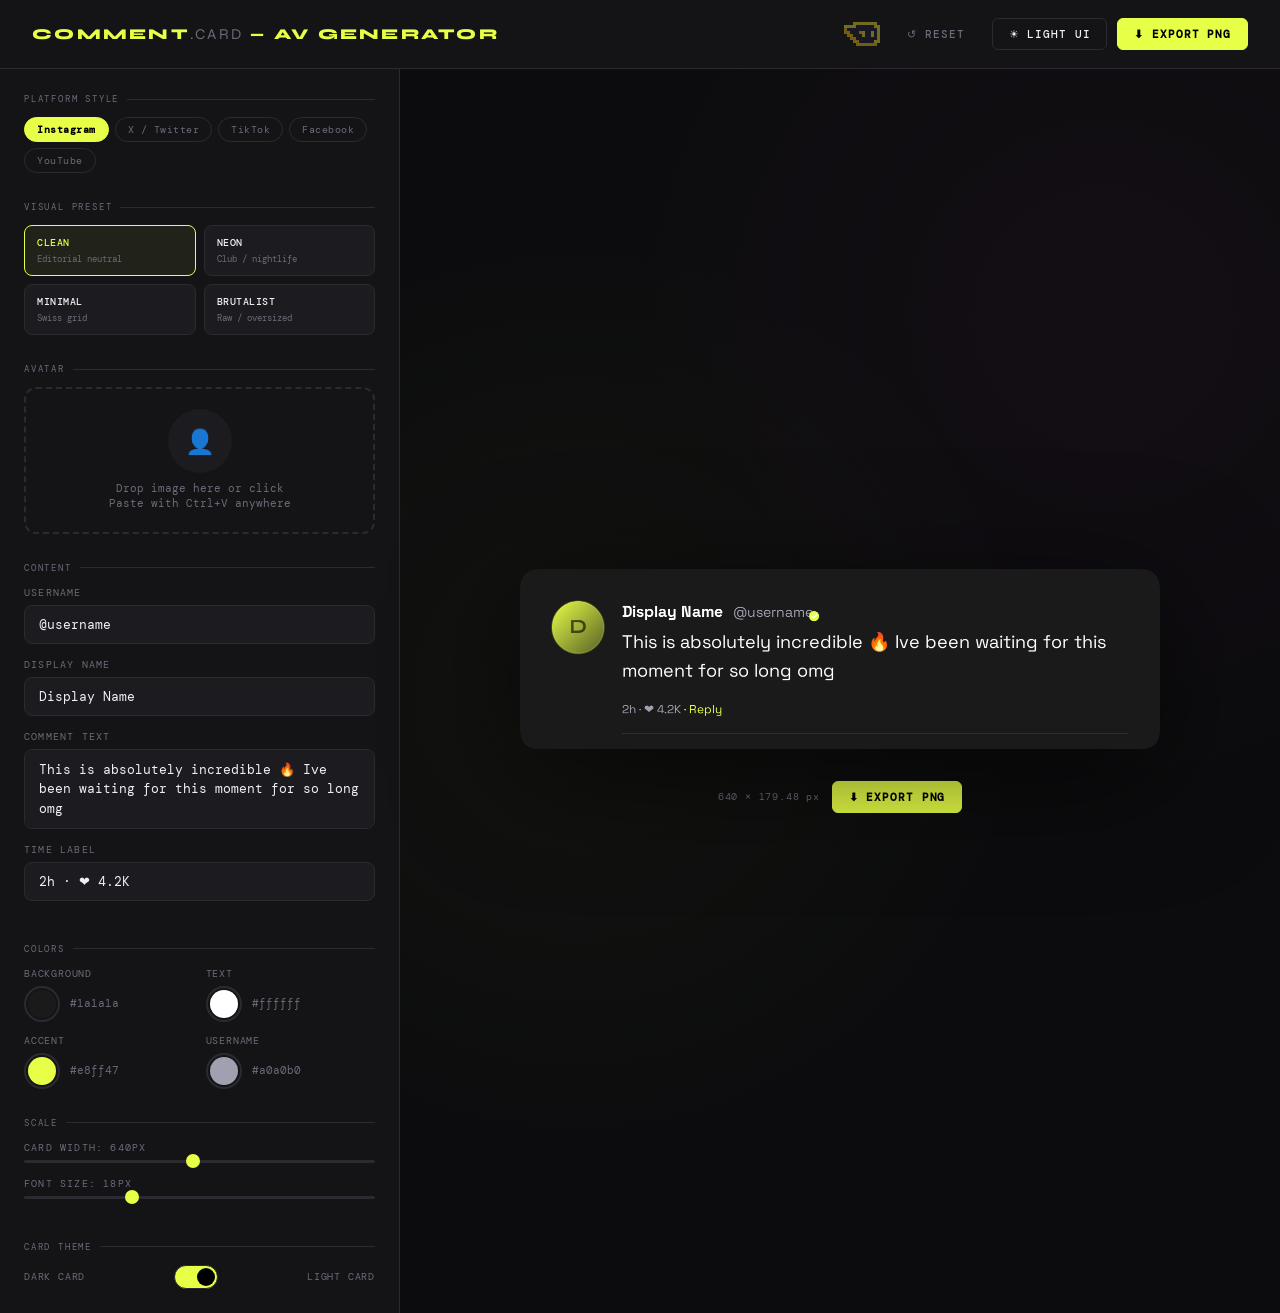
<file: tools/social-media.html>
<!DOCTYPE html>
<html lang="en">
<head>
<meta charset="UTF-8">
<meta name="viewport" content="width=device-width, initial-scale=1.0">
<title>COMMENT CARD — AV Generator</title>
<style>
  @import url('https://fonts.googleapis.com/css2?family=DM+Mono:wght@300;400;500&family=Syne:wght@400;500;600;700;800&family=Instrument+Serif:ital@0;1&family=Space+Grotesk:wght@300;400;500;600;700&display=swap');

  *, *::before, *::after { box-sizing: border-box; margin: 0; padding: 0; }

  :root {
    --bg: #0c0c0e;
    --surface: #141416;
    --surface2: #1c1c20;
    --border: #2a2a30;
    --text: #f0f0f4;
    --muted: #6b6b7a;
    --accent: #e8ff47;
    --accent2: #ff4fd8;
    --radius: 12px;
    --font-ui: 'DM Mono', monospace;
    --font-display: 'Syne', sans-serif;
  }

  body {
    background: var(--bg);
    color: var(--text);
    font-family: var(--font-ui);
    min-height: 100vh;
    display: grid;
    grid-template-columns: 400px 1fr;
    grid-template-rows: auto 1fr;
  }

  /* ── HEADER ── */
  header {
    grid-column: 1 / -1;
    padding: 18px 32px;
    border-bottom: 1px solid var(--border);
    display: flex;
    align-items: center;
    justify-content: space-between;
    background: var(--surface);
  }

  .logo {
    font-family: var(--font-display);
    font-weight: 800;
    font-size: 15px;
    letter-spacing: 0.15em;
    text-transform: uppercase;
    color: var(--accent);
  }

  .logo span { color: var(--muted); font-weight: 400; }

  .header-actions { display: flex; gap: 10px; align-items: center; }

  /* ── BUTTONS ── */
  .btn {
    font-family: var(--font-ui);
    font-size: 11px;
    font-weight: 500;
    letter-spacing: 0.08em;
    text-transform: uppercase;
    padding: 8px 16px;
    border-radius: 6px;
    border: 1px solid var(--border);
    cursor: pointer;
    transition: all 0.15s ease;
    background: transparent;
    color: var(--text);
  }

  .btn:hover { border-color: var(--accent); color: var(--accent); }

  .btn-primary {
    background: var(--accent);
    color: #000;
    border-color: var(--accent);
    font-weight: 700;
  }

  .btn-primary:hover { background: #fff; border-color: #fff; color: #000; }

  .btn-ghost { border-color: transparent; color: var(--muted); }
  .btn-ghost:hover { color: var(--text); border-color: var(--border); }

  /* ── PANEL ── */
  .panel {
    background: var(--surface);
    border-right: 1px solid var(--border);
    padding: 24px;
    overflow-y: auto;
    display: flex;
    flex-direction: column;
    gap: 28px;
  }

  .section-label {
    font-size: 9px;
    letter-spacing: 0.2em;
    text-transform: uppercase;
    color: var(--muted);
    margin-bottom: 12px;
    display: flex;
    align-items: center;
    gap: 8px;
  }

  .section-label::after {
    content: '';
    flex: 1;
    height: 1px;
    background: var(--border);
  }

  /* ── INPUTS ── */
  .field { display: flex; flex-direction: column; gap: 6px; margin-bottom: 14px; }

  label {
    font-size: 10px;
    letter-spacing: 0.12em;
    text-transform: uppercase;
    color: var(--muted);
  }

  input[type="text"], textarea {
    font-family: var(--font-ui);
    font-size: 13px;
    background: var(--surface2);
    border: 1px solid var(--border);
    border-radius: 8px;
    color: var(--text);
    padding: 10px 14px;
    outline: none;
    transition: border-color 0.15s;
    width: 100%;
    resize: none;
  }

  input[type="text"]:focus, textarea:focus {
    border-color: var(--accent);
  }

  textarea { min-height: 80px; line-height: 1.5; }

  input[type="color"] {
    -webkit-appearance: none;
    appearance: none;
    width: 36px;
    height: 36px;
    border-radius: 50%;
    border: 2px solid var(--border);
    cursor: pointer;
    padding: 2px;
    background: transparent;
  }

  input[type="color"]::-webkit-color-swatch-wrapper { padding: 0; }
  input[type="color"]::-webkit-color-swatch { border-radius: 50%; border: none; }

  /* ── AVATAR DROPZONE ── */
  .avatar-zone {
    border: 2px dashed var(--border);
    border-radius: 12px;
    padding: 20px;
    text-align: center;
    cursor: pointer;
    transition: all 0.2s;
    position: relative;
  }

  .avatar-zone:hover, .avatar-zone.dragover {
    border-color: var(--accent);
    background: rgba(232,255,71,0.04);
  }

  .avatar-zone input[type="file"] {
    position: absolute;
    inset: 0;
    opacity: 0;
    cursor: pointer;
    width: 100%;
    height: 100%;
  }

  .avatar-preview {
    width: 64px;
    height: 64px;
    border-radius: 50%;
    object-fit: cover;
    margin: 0 auto 8px;
    display: block;
    border: 2px solid var(--border);
  }

  .avatar-placeholder {
    width: 64px;
    height: 64px;
    border-radius: 50%;
    background: var(--surface2);
    margin: 0 auto 8px;
    display: flex;
    align-items: center;
    justify-content: center;
    font-size: 24px;
    color: var(--muted);
  }

  .zone-hint { font-size: 11px; color: var(--muted); line-height: 1.4; }

  /* ── PRESETS ── */
  .presets-grid {
    display: grid;
    grid-template-columns: 1fr 1fr;
    gap: 8px;
  }

  .preset-btn {
    font-family: var(--font-ui);
    font-size: 11px;
    padding: 10px 12px;
    border-radius: 8px;
    border: 1px solid var(--border);
    cursor: pointer;
    transition: all 0.15s;
    text-align: left;
    background: var(--surface2);
    color: var(--text);
  }

  .preset-btn:hover { border-color: var(--accent); }
  .preset-btn.active { border-color: var(--accent); color: var(--accent); background: rgba(232,255,71,0.06); }

  .preset-btn .preset-name {
    display: block;
    font-weight: 500;
    letter-spacing: 0.05em;
    text-transform: uppercase;
    font-size: 10px;
    margin-bottom: 2px;
  }

  .preset-btn .preset-desc {
    font-size: 9px;
    color: var(--muted);
    letter-spacing: 0;
    text-transform: none;
  }

  /* ── PLATFORM ROW ── */
  .platform-row {
    display: flex;
    gap: 6px;
    flex-wrap: wrap;
  }

  .platform-pill {
    font-size: 10px;
    padding: 5px 12px;
    border-radius: 99px;
    border: 1px solid var(--border);
    cursor: pointer;
    transition: all 0.15s;
    background: transparent;
    color: var(--muted);
    font-family: var(--font-ui);
    letter-spacing: 0.05em;
  }

  .platform-pill:hover { border-color: var(--text); color: var(--text); }
  .platform-pill.active { background: var(--accent); color: #000; border-color: var(--accent); font-weight: 700; }

  /* ── THEME TOGGLE ── */
  .toggle-row {
    display: flex;
    align-items: center;
    justify-content: space-between;
  }

  .toggle {
    width: 44px;
    height: 24px;
    border-radius: 12px;
    background: var(--surface2);
    border: 1px solid var(--border);
    cursor: pointer;
    position: relative;
    transition: background 0.2s;
  }

  .toggle::after {
    content: '';
    position: absolute;
    width: 18px;
    height: 18px;
    border-radius: 50%;
    background: var(--muted);
    top: 2px;
    left: 2px;
    transition: all 0.2s;
  }

  .toggle.on { background: var(--accent); }
  .toggle.on::after { left: 22px; background: #000; }

  /* ── CANVAS AREA ── */
  .canvas-area {
    display: flex;
    flex-direction: column;
    align-items: center;
    justify-content: center;
    padding: 48px;
    background: var(--bg);
    position: relative;
    gap: 32px;
  }

  .canvas-area::before {
    content: '';
    position: absolute;
    inset: 0;
    background-image:
      radial-gradient(circle at 20% 50%, rgba(232,255,71,0.03) 0%, transparent 50%),
      radial-gradient(circle at 80% 20%, rgba(255,79,216,0.03) 0%, transparent 40%);
    pointer-events: none;
  }

  /* ── PREVIEW CARD WRAPPER ── */
  #preview-wrap {
    position: relative;
    filter: drop-shadow(0 24px 60px rgba(0,0,0,0.6));
  }

  #preview-canvas {
    display: block;
    border-radius: 16px;
    max-width: 100%;
  }

  .canvas-controls {
    display: flex;
    gap: 12px;
    align-items: center;
  }

  .size-note {
    font-size: 10px;
    color: var(--muted);
    letter-spacing: 0.08em;
  }

  /* ── COLOR ROW ── */
  .color-row {
    display: grid;
    grid-template-columns: 1fr 1fr;
    gap: 12px;
  }

  .color-swatch-row {
    display: flex;
    align-items: center;
    gap: 10px;
  }

  .color-label {
    font-size: 10px;
    color: var(--muted);
    letter-spacing: 0.08em;
    text-transform: uppercase;
  }

  /* ── SCROLLBAR ── */
  ::-webkit-scrollbar { width: 4px; }
  ::-webkit-scrollbar-track { background: transparent; }
  ::-webkit-scrollbar-thumb { background: var(--border); border-radius: 2px; }

  /* ── RANGE ── */
  input[type="range"] {
    -webkit-appearance: none;
    appearance: none;
    width: 100%;
    height: 3px;
    border-radius: 2px;
    background: var(--border);
    outline: none;
    cursor: pointer;
  }

  input[type="range"]::-webkit-slider-thumb {
    -webkit-appearance: none;
    appearance: none;
    width: 14px;
    height: 14px;
    border-radius: 50%;
    background: var(--accent);
    cursor: pointer;
  }

  /* ── FLASH ── */
  @keyframes flashIn {
    from { opacity: 0; transform: translateY(8px); }
    to { opacity: 1; transform: translateY(0); }
  }

  .flash {
    position: fixed;
    bottom: 24px;
    left: 50%;
    transform: translateX(-50%);
    background: var(--accent);
    color: #000;
    font-family: var(--font-ui);
    font-size: 11px;
    font-weight: 700;
    letter-spacing: 0.1em;
    text-transform: uppercase;
    padding: 10px 24px;
    border-radius: 99px;
    animation: flashIn 0.2s ease;
    pointer-events: none;
    z-index: 999;
  }

  @media (max-width: 700px) {
    body {
      grid-template-columns: 1fr;
      grid-template-rows: auto auto 1fr;
    }
    .panel {
      max-height: 50vh;
      overflow-y: auto;
      border-right: none;
      border-bottom: 1px solid var(--border);
    }
    header { padding: 12px 16px; }
    .header-actions { gap: 6px; }
    .header-actions button { padding: 6px 10px; font-size: 0.75rem; }
  }
</style>
</head>
<body>

<header>
  <div class="logo">Comment<span>.card</span> — AV Generator</div>
  <div class="header-actions">
    <a href="../index.html" aria-label="gav.fi tools" style="opacity:.4;transition:opacity .2s;line-height:0;display:inline-flex;align-items:center;"><svg xmlns="http://www.w3.org/2000/svg" viewBox="0 0 12 8" width="36" height="24" shape-rendering="crispEdges" style="image-rendering:pixelated"><rect x="3" y="0" width="8" height="1" fill="#fbf236"/><rect x="0" y="1" width="4" height="1" fill="#fbf236"/><rect x="4" y="1" width="6" height="1" fill="#222034"/><rect x="10" y="1" width="2" height="1" fill="#fbf236"/><rect x="0" y="2" width="1" height="1" fill="#ffce10"/><rect x="1" y="2" width="10" height="1" fill="#222034"/><rect x="11" y="2" width="1" height="1" fill="#fbf236"/><rect x="0" y="3" width="2" height="1" fill="#ffce10"/><rect x="2" y="3" width="3" height="1" fill="#222034"/><rect x="5" y="3" width="1" height="1" fill="#ffce10"/><rect x="6" y="3" width="1" height="1" fill="#fbf236"/><rect x="7" y="3" width="2" height="1" fill="#222034"/><rect x="9" y="3" width="1" height="1" fill="#fbf236"/><rect x="10" y="3" width="1" height="1" fill="#222034"/><rect x="11" y="3" width="1" height="1" fill="#fbf236"/><rect x="1" y="4" width="2" height="1" fill="#ffce10"/><rect x="3" y="4" width="3" height="1" fill="#222034"/><rect x="6" y="4" width="1" height="1" fill="#fbf236"/><rect x="7" y="4" width="2" height="1" fill="#222034"/><rect x="9" y="4" width="1" height="1" fill="#fbf236"/><rect x="10" y="4" width="1" height="1" fill="#222034"/><rect x="11" y="4" width="1" height="1" fill="#fbf236"/><rect x="2" y="5" width="2" height="1" fill="#ffce10"/><rect x="4" y="5" width="7" height="1" fill="#222034"/><rect x="11" y="5" width="1" height="1" fill="#fbf236"/><rect x="3" y="6" width="2" height="1" fill="#ffce10"/><rect x="5" y="6" width="5" height="1" fill="#222034"/><rect x="10" y="6" width="2" height="1" fill="#fbf236"/><rect x="4" y="7" width="7" height="1" fill="#ffce10"/></svg></a>
    <button class="btn btn-ghost" id="resetBtn">↺ Reset</button>
    <button class="btn" id="themeToggleBtn">☀ Light UI</button>
    <button class="btn btn-primary" id="exportBtn">⬇ Export PNG</button>
  </div>
</header>

<!-- LEFT PANEL -->
<div class="panel">

  <!-- Platform -->
  <div>
    <div class="section-label">Platform style</div>
    <div class="platform-row" id="platformRow">
      <button class="platform-pill active" data-platform="instagram">Instagram</button>
      <button class="platform-pill" data-platform="x">X / Twitter</button>
      <button class="platform-pill" data-platform="tiktok">TikTok</button>
      <button class="platform-pill" data-platform="facebook">Facebook</button>
      <button class="platform-pill" data-platform="youtube">YouTube</button>
    </div>
  </div>

  <!-- Visual Preset -->
  <div>
    <div class="section-label">Visual preset</div>
    <div class="presets-grid" id="presetsGrid">
      <button class="preset-btn active" data-preset="clean">
        <span class="preset-name">Clean</span>
        <span class="preset-desc">Editorial neutral</span>
      </button>
      <button class="preset-btn" data-preset="neon">
        <span class="preset-name">Neon</span>
        <span class="preset-desc">Club / nightlife</span>
      </button>
      <button class="preset-btn" data-preset="minimal">
        <span class="preset-name">Minimal</span>
        <span class="preset-desc">Swiss grid</span>
      </button>
      <button class="preset-btn" data-preset="brutalist">
        <span class="preset-name">Brutalist</span>
        <span class="preset-desc">Raw / oversized</span>
      </button>
    </div>
  </div>

  <!-- Avatar -->
  <div>
    <div class="section-label">Avatar</div>
    <div class="avatar-zone" id="avatarZone">
      <input type="file" id="avatarFile" accept="image/*">
      <div class="avatar-placeholder" id="avatarPlaceholder">👤</div>
      <img id="avatarPreviewImg" class="avatar-preview" style="display:none" alt="avatar">
      <div class="zone-hint">Drop image here or click<br>Paste with Ctrl+V anywhere</div>
    </div>
  </div>

  <!-- Content -->
  <div>
    <div class="section-label">Content</div>
    <div class="field">
      <label>Username</label>
      <input type="text" id="usernameInput" placeholder="@username" maxlength="40">
    </div>
    <div class="field">
      <label>Display name</label>
      <input type="text" id="displayInput" placeholder="Display Name" maxlength="50">
    </div>
    <div class="field">
      <label>Comment text</label>
      <textarea id="commentInput" placeholder="Write your comment..." maxlength="280"></textarea>
    </div>
    <div class="field">
      <label>Time label</label>
      <input type="text" id="timeInput" placeholder="2h · ❤ 4.2K" maxlength="40">
    </div>
  </div>

  <!-- Colors -->
  <div>
    <div class="section-label">Colors</div>
    <div class="color-row">
      <div>
        <div class="color-label" style="margin-bottom:6px">Background</div>
        <div class="color-swatch-row">
          <input type="color" id="bgColor" value="#1a1a1a">
          <span class="zone-hint" id="bgColorHex">#1a1a1a</span>
        </div>
      </div>
      <div>
        <div class="color-label" style="margin-bottom:6px">Text</div>
        <div class="color-swatch-row">
          <input type="color" id="textColor" value="#ffffff">
          <span class="zone-hint" id="textColorHex">#ffffff</span>
        </div>
      </div>
      <div>
        <div class="color-label" style="margin-bottom:6px">Accent</div>
        <div class="color-swatch-row">
          <input type="color" id="accentColor" value="#e8ff47">
          <span class="zone-hint" id="accentColorHex">#e8ff47</span>
        </div>
      </div>
      <div>
        <div class="color-label" style="margin-bottom:6px">Username</div>
        <div class="color-swatch-row">
          <input type="color" id="nameColor" value="#a0a0b0">
          <span class="zone-hint" id="nameColorHex">#a0a0b0</span>
        </div>
      </div>
    </div>
  </div>

  <!-- Scale -->
  <div>
    <div class="section-label">Scale</div>
    <div class="field">
      <label>Card width: <span id="widthVal">640</span>px</label>
      <input type="range" id="widthRange" min="400" max="900" value="640" step="10">
    </div>
    <div class="field">
      <label>Font size: <span id="fontVal">18</span>px</label>
      <input type="range" id="fontRange" min="12" max="32" value="18" step="1">
    </div>
  </div>

  <!-- Card mode -->
  <div>
    <div class="section-label">Card theme</div>
    <div class="toggle-row">
      <span class="color-label">Dark card</span>
      <div class="toggle on" id="cardThemeToggle"></div>
      <span class="color-label">Light card</span>
    </div>
  </div>

</div>

<!-- CANVAS AREA -->
<div class="canvas-area">
  <div id="preview-wrap">
    <canvas id="preview-canvas"></canvas>
  </div>
  <div class="canvas-controls">
    <span class="size-note" id="sizeNote">640 × — px</span>
    <button class="btn btn-primary" id="exportBtn2">⬇ Export PNG</button>
  </div>
</div>

<script>
// ════════════════════════════════════════════
//  STATE
// ════════════════════════════════════════════
const DEFAULT = {
  username: '@username',
  display: 'Display Name',
  comment: 'This is absolutely incredible 🔥 Ive been waiting for this moment for so long omg',
  time: '2h · ❤ 4.2K',
  avatarSrc: null,
  platform: 'instagram',
  preset: 'clean',
  bgColor: '#1a1a1a',
  textColor: '#ffffff',
  accentColor: '#e8ff47',
  nameColor: '#a0a0b0',
  width: 640,
  fontSize: 18,
  cardDark: true,
};

let state = { ...DEFAULT };
let avatarImg = null;
let lightUI = false;

// ════════════════════════════════════════════
//  PRESETS
// ════════════════════════════════════════════
const PRESETS = {
  clean: {
    bgColor: '#1a1a1e',
    textColor: '#f0f0f4',
    accentColor: '#5c9bff',
    nameColor: '#8888aa',
    fontFamily: "'Space Grotesk', sans-serif",
    borderRadius: 20,
    padding: 32,
    avatarSize: 52,
    usernameSize: 0.78,
    commentWeight: '400',
    shadow: 'rgba(0,0,0,0.5)',
    verifiedColor: '#5c9bff',
  },
  neon: {
    bgColor: '#0a0010',
    textColor: '#ffffff',
    accentColor: '#ff4fd8',
    nameColor: '#cc88ff',
    fontFamily: "'DM Mono', monospace",
    borderRadius: 8,
    padding: 28,
    avatarSize: 56,
    usernameSize: 0.72,
    commentWeight: '400',
    shadow: 'rgba(255,79,216,0.3)',
    verifiedColor: '#ff4fd8',
  },
  minimal: {
    bgColor: '#fafaf8',
    textColor: '#111111',
    accentColor: '#111111',
    nameColor: '#666660',
    fontFamily: "'Instrument Serif', serif",
    borderRadius: 0,
    padding: 40,
    avatarSize: 44,
    usernameSize: 0.68,
    commentWeight: '400',
    shadow: 'rgba(0,0,0,0.08)',
    verifiedColor: '#111111',
  },
  brutalist: {
    bgColor: '#ffff00',
    textColor: '#000000',
    accentColor: '#ff0000',
    nameColor: '#333333',
    fontFamily: "'Syne', sans-serif",
    borderRadius: 0,
    padding: 36,
    avatarSize: 64,
    usernameSize: 0.82,
    commentWeight: '800',
    shadow: 'rgba(0,0,0,0.2)',
    verifiedColor: '#ff0000',
  },
};

// ════════════════════════════════════════════
//  PLATFORM CHROME DATA
// ════════════════════════════════════════════
const PLATFORMS = {
  instagram: { likes: true,  replies: true,  verified: true,  likeIcon: '♥',  replyText: 'Reply',  handle: true },
  x:         { likes: true,  replies: true,  verified: true,  likeIcon: '♡',  replyText: 'Reply',  handle: true },
  tiktok:    { likes: true,  replies: false, verified: false, likeIcon: '♥',  replyText: '',       handle: false },
  facebook:  { likes: true,  replies: true,  verified: false, likeIcon: '👍', replyText: 'Reply',  handle: false },
  youtube:   { likes: true,  replies: true,  verified: true,  likeIcon: '👍', replyText: 'Reply',  handle: false },
};

// ════════════════════════════════════════════
//  CANVAS RENDER
// ════════════════════════════════════════════
const canvas = document.getElementById('preview-canvas');
const ctx = canvas.getContext('2d');

function render() {
  const preset = PRESETS[state.preset];
  const platform = PLATFORMS[state.platform];
  const DPR = 2;

  // Resolve colors — preset baseline, overridden by user colors
  const bg = state.bgColor;
  const fg = state.textColor;
  const acc = state.accentColor;
  const sub = state.nameColor;
  const ff = preset.fontFamily;

  const W = state.width;
  const pad = preset.padding;
  const avSize = preset.avatarSize;
  const baseFontSize = state.fontSize;
  const lineH = baseFontSize * 1.6;
  const commentSize = baseFontSize;
  const nameSize = baseFontSize * preset.usernameSize;
  const metaSize = baseFontSize * 0.66;

  // Measure comment text height
  ctx.font = `${preset.commentWeight} ${commentSize}px ${ff}`;
  const maxW = W - pad * 2 - avSize - 20;
  const lines = wrapText(ctx, state.comment || ' ', maxW);
  const commentH = lines.length * lineH;

  const H = pad + Math.max(avSize, 24 + 6 + commentH + 6 + metaSize + 10) + pad;

  canvas.width = W * DPR;
  canvas.height = H * DPR;
  canvas.style.width = W + 'px';
  canvas.style.height = H + 'px';
  ctx.scale(DPR, DPR);

  // Background
  ctx.clearRect(0, 0, W, H);
  roundRect(ctx, 0, 0, W, H, preset.borderRadius);
  ctx.fillStyle = bg;
  ctx.fill();

  // Neon glow overlay
  if (state.preset === 'neon') {
    const grd = ctx.createRadialGradient(W * 0.8, 0, 0, W * 0.8, 0, W * 0.9);
    grd.addColorStop(0, 'rgba(255,79,216,0.12)');
    grd.addColorStop(1, 'transparent');
    ctx.fillStyle = grd;
    ctx.fillRect(0, 0, W, H);
  }

  // Brutalist stripe
  if (state.preset === 'brutalist') {
    ctx.fillStyle = acc;
    ctx.fillRect(0, 0, 8, H);
  }

  // Minimal top rule
  if (state.preset === 'minimal') {
    ctx.fillStyle = '#111';
    ctx.fillRect(pad, pad * 0.6, W - pad * 2, 1.5);
  }

  // Avatar
  const avX = pad;
  const avY = pad;
  drawAvatar(ctx, avatarImg, state.display, avX, avY, avSize, acc);

  // Right side content
  const tx = avX + avSize + 18;
  let ty = pad;

  // Display name
  ctx.font = `700 ${nameSize * 1.12}px ${ff}`;
  ctx.fillStyle = fg;
  ctx.fillText(clip(state.display || 'Name', ctx, maxW * 0.6), tx, ty + nameSize * 1.1);

  // Username / handle
  if (platform.handle && state.username) {
    const handleX = tx + ctx.measureText(clip(state.display || 'Name', ctx, maxW * 0.6)).width + 10;
    ctx.font = `400 ${nameSize}px ${ff}`;
    ctx.fillStyle = sub;
    ctx.fillText(clip(state.username, ctx, maxW * 0.35), handleX, ty + nameSize * 1.1);
  } else if (!platform.handle && state.username) {
    // show handle below name
  }

  // Verified badge
  if (platform.verified && state.preset !== 'minimal') {
    const nameW = ctx.measureText(clip(state.display || 'Name', ctx, maxW * 0.6)).width;
    drawVerified(ctx, tx + nameW + (platform.handle ? ctx.measureText(clip(state.username, ctx, maxW * 0.35)).width + 18 : 8), ty + nameSize * 0.7, nameSize * 0.72, acc);
  }

  ty += nameSize * 1.3 + 10;

  // Comment lines
  ctx.font = `${preset.commentWeight} ${commentSize}px ${ff}`;
  ctx.fillStyle = fg;

  // Neon glow on text
  if (state.preset === 'neon') {
    ctx.shadowColor = acc;
    ctx.shadowBlur = 8;
  }

  for (let i = 0; i < lines.length; i++) {
    ctx.fillText(lines[i], tx, ty + i * lineH + commentSize);
  }

  ctx.shadowBlur = 0;
  ctx.shadowColor = 'transparent';

  ty += commentH + lineH * 0.2 + 8;

  // Meta row
  ctx.font = `400 ${metaSize}px ${ff}`;
  ctx.fillStyle = sub;
  const timeStr = state.time || '';
  ctx.fillText(timeStr, tx, ty + metaSize);

  // Platform action buttons
  if (platform.replies) {
    const tw = ctx.measureText(timeStr).width;
    ctx.fillStyle = acc;
    ctx.fillText(' · ' + platform.replyText, tx + tw, ty + metaSize);
  }

  // Divider line (Instagram / X style)
  if (state.preset === 'clean' || state.preset === 'neon') {
    ctx.strokeStyle = colorWithAlpha(sub, 0.15);
    ctx.lineWidth = 1;
    ctx.beginPath();
    ctx.moveTo(tx, H - pad * 0.5);
    ctx.lineTo(W - pad, H - pad * 0.5);
    ctx.stroke();
  }

  document.getElementById('sizeNote').textContent = `${W} × ${H} px`;
}

// ── HELPERS ──

function wrapText(ctx, text, maxW) {
  if (!text) return [''];
  const words = text.split(' ');
  const lines = [];
  let line = '';
  for (const word of words) {
    const test = line ? line + ' ' + word : word;
    if (ctx.measureText(test).width > maxW && line) {
      lines.push(line);
      line = word;
    } else {
      line = test;
    }
  }
  if (line) lines.push(line);
  return lines;
}

function clip(text, ctx, maxW) {
  if (!text) return '';
  let t = text;
  while (ctx.measureText(t).width > maxW && t.length > 0) {
    t = t.slice(0, -1);
  }
  if (t !== text) t += '…';
  return t;
}

function roundRect(ctx, x, y, w, h, r) {
  ctx.beginPath();
  ctx.moveTo(x + r, y);
  ctx.lineTo(x + w - r, y);
  ctx.quadraticCurveTo(x + w, y, x + w, y + r);
  ctx.lineTo(x + w, y + h - r);
  ctx.quadraticCurveTo(x + w, y + h, x + w - r, y + h);
  ctx.lineTo(x + r, y + h);
  ctx.quadraticCurveTo(x, y + h, x, y + h - r);
  ctx.lineTo(x, y + r);
  ctx.quadraticCurveTo(x, y, x + r, y);
  ctx.closePath();
}

function drawAvatar(ctx, img, name, x, y, size, accent) {
  ctx.save();
  ctx.beginPath();
  ctx.arc(x + size / 2, y + size / 2, size / 2, 0, Math.PI * 2);
  ctx.closePath();
  ctx.clip();

  if (img) {
    ctx.drawImage(img, x, y, size, size);
  } else {
    // Gradient placeholder
    const grd = ctx.createLinearGradient(x, y, x + size, y + size);
    grd.addColorStop(0, accent);
    grd.addColorStop(1, colorWithAlpha(accent, 0.3));
    ctx.fillStyle = grd;
    ctx.fillRect(x, y, size, size);

    // Initial
    ctx.fillStyle = 'rgba(0,0,0,0.6)';
    ctx.font = `700 ${size * 0.38}px 'Syne', sans-serif`;
    ctx.textAlign = 'center';
    ctx.textBaseline = 'middle';
    ctx.fillText((name || '?')[0].toUpperCase(), x + size / 2, y + size / 2);
    ctx.textAlign = 'left';
    ctx.textBaseline = 'alphabetic';
  }

  ctx.restore();

  // Avatar ring
  ctx.beginPath();
  ctx.arc(x + size / 2, y + size / 2, size / 2, 0, Math.PI * 2);
  ctx.strokeStyle = colorWithAlpha(accent, 0.25);
  ctx.lineWidth = 1.5;
  ctx.stroke();
}

function drawVerified(ctx, x, y, size, color) {
  ctx.save();
  ctx.translate(x, y);
  ctx.fillStyle = color;
  ctx.beginPath();
  // Simple circle with checkmark
  ctx.arc(size / 2, size / 2, size / 2, 0, Math.PI * 2);
  ctx.fill();
  ctx.strokeStyle = '#fff';
  ctx.lineWidth = size * 0.14;
  ctx.lineCap = 'round';
  ctx.lineJoin = 'round';
  ctx.beginPath();
  ctx.moveTo(size * 0.27, size * 0.52);
  ctx.lineTo(size * 0.44, size * 0.68);
  ctx.lineTo(size * 0.73, size * 0.36);
  ctx.stroke();
  ctx.restore();
}

function colorWithAlpha(hex, alpha) {
  const r = parseInt(hex.slice(1, 3), 16);
  const g = parseInt(hex.slice(3, 5), 16);
  const b = parseInt(hex.slice(5, 7), 16);
  return `rgba(${r},${g},${b},${alpha})`;
}

// ════════════════════════════════════════════
//  EXPORT
// ════════════════════════════════════════════
function exportPNG() {
  render(); // ensure latest
  const DPR = 2;
  // Grab just the card
  const raw = state.comment || 'comment';
  const safe = raw
    .toLowerCase()
    .replace(/[^a-z0-9\s]/g, '')
    .trim()
    .replace(/\s+/g, '-')
    .slice(0, 48)
    || 'comment-card';
  const filename = safe + '.png';
  const link = document.createElement('a');
  link.download = filename;
  link.href = canvas.toDataURL('image/png');
  link.click();
  flash('Exported: ' + filename);
}

// ════════════════════════════════════════════
//  AUTOSAVE
// ════════════════════════════════════════════
function save() {
  const s = { ...state };
  delete s.avatarSrc; // skip blob
  try { localStorage.setItem('commentcard_v1', JSON.stringify(s)); } catch {}
}

function load() {
  try {
    const raw = localStorage.getItem('commentcard_v1');
    if (raw) {
      const s = JSON.parse(raw);
      Object.assign(state, s);
    }
  } catch {}
}

// ════════════════════════════════════════════
//  UI SYNC
// ════════════════════════════════════════════
function syncInputsFromState() {
  document.getElementById('usernameInput').value = state.username;
  document.getElementById('displayInput').value = state.display;
  document.getElementById('commentInput').value = state.comment;
  document.getElementById('timeInput').value = state.time;
  document.getElementById('bgColor').value = state.bgColor;
  document.getElementById('textColor').value = state.textColor;
  document.getElementById('accentColor').value = state.accentColor;
  document.getElementById('nameColor').value = state.nameColor;
  document.getElementById('widthRange').value = state.width;
  document.getElementById('widthVal').textContent = state.width;
  document.getElementById('fontRange').value = state.fontSize;
  document.getElementById('fontVal').textContent = state.fontSize;
  document.getElementById('bgColorHex').textContent = state.bgColor;
  document.getElementById('textColorHex').textContent = state.textColor;
  document.getElementById('accentColorHex').textContent = state.accentColor;
  document.getElementById('nameColorHex').textContent = state.nameColor;

  // Platform pills
  document.querySelectorAll('.platform-pill').forEach(b => {
    b.classList.toggle('active', b.dataset.platform === state.platform);
  });

  // Preset buttons
  document.querySelectorAll('.preset-btn').forEach(b => {
    b.classList.toggle('active', b.dataset.preset === state.preset);
  });

  // Card theme toggle
  const ct = document.getElementById('cardThemeToggle');
  ct.classList.toggle('on', state.cardDark);
}

function applyPreset(name) {
  const p = PRESETS[name];
  state.bgColor = p.bgColor;
  state.textColor = p.textColor;
  state.accentColor = p.accentColor;
  state.nameColor = p.nameColor;
}

// ════════════════════════════════════════════
//  AVATAR
// ════════════════════════════════════════════
function loadAvatarFromFile(file) {
  if (!file || !file.type.startsWith('image/')) return;
  const reader = new FileReader();
  reader.onload = e => {
    const img = new Image();
    img.onload = () => {
      avatarImg = img;
      document.getElementById('avatarPreviewImg').src = e.target.result;
      document.getElementById('avatarPreviewImg').style.display = 'block';
      document.getElementById('avatarPlaceholder').style.display = 'none';
      render();
    };
    img.src = e.target.result;
  };
  reader.readAsDataURL(file);
}

// ════════════════════════════════════════════
//  FLASH TOAST
// ════════════════════════════════════════════
let flashTimer;
function flash(msg) {
  clearTimeout(flashTimer);
  const existing = document.querySelector('.flash');
  if (existing) existing.remove();
  const el = document.createElement('div');
  el.className = 'flash';
  el.textContent = msg;
  document.body.appendChild(el);
  flashTimer = setTimeout(() => el.remove(), 2200);
}

// ════════════════════════════════════════════
//  LIGHT UI TOGGLE
// ════════════════════════════════════════════
function toggleUITheme() {
  lightUI = !lightUI;
  if (lightUI) {
    document.documentElement.style.setProperty('--bg', '#f4f4f0');
    document.documentElement.style.setProperty('--surface', '#ffffff');
    document.documentElement.style.setProperty('--surface2', '#f0f0ec');
    document.documentElement.style.setProperty('--border', '#e0e0d8');
    document.documentElement.style.setProperty('--text', '#111111');
    document.documentElement.style.setProperty('--muted', '#888880');
    document.getElementById('themeToggleBtn').textContent = '☾ Dark UI';
  } else {
    document.documentElement.style.setProperty('--bg', '#0c0c0e');
    document.documentElement.style.setProperty('--surface', '#141416');
    document.documentElement.style.setProperty('--surface2', '#1c1c20');
    document.documentElement.style.setProperty('--border', '#2a2a30');
    document.documentElement.style.setProperty('--text', '#f0f0f4');
    document.documentElement.style.setProperty('--muted', '#6b6b7a');
    document.getElementById('themeToggleBtn').textContent = '☀ Light UI';
  }
}

// ════════════════════════════════════════════
//  WIRE UP EVENTS
// ════════════════════════════════════════════
function wire() {
  const deferRender = debounce(render, 80);

  // Text inputs
  ['usernameInput', 'displayInput', 'commentInput', 'timeInput'].forEach(id => {
    document.getElementById(id).addEventListener('input', e => {
      const map = { usernameInput: 'username', displayInput: 'display', commentInput: 'comment', timeInput: 'time' };
      state[map[id]] = e.target.value;
      save(); deferRender();
    });
  });

  // Colors
  ['bgColor', 'textColor', 'accentColor', 'nameColor'].forEach(id => {
    document.getElementById(id).addEventListener('input', e => {
      const map = { bgColor: 'bgColor', textColor: 'textColor', accentColor: 'accentColor', nameColor: 'nameColor' };
      state[map[id]] = e.target.value;
      document.getElementById(id + 'Hex').textContent = e.target.value;
      save(); deferRender();
    });
  });

  // Sliders
  document.getElementById('widthRange').addEventListener('input', e => {
    state.width = +e.target.value;
    document.getElementById('widthVal').textContent = state.width;
    save(); deferRender();
  });

  document.getElementById('fontRange').addEventListener('input', e => {
    state.fontSize = +e.target.value;
    document.getElementById('fontVal').textContent = state.fontSize;
    save(); deferRender();
  });

  // Platform pills
  document.getElementById('platformRow').addEventListener('click', e => {
    const btn = e.target.closest('.platform-pill');
    if (!btn) return;
    state.platform = btn.dataset.platform;
    syncInputsFromState();
    save(); render();
  });

  // Presets
  document.getElementById('presetsGrid').addEventListener('click', e => {
    const btn = e.target.closest('.preset-btn');
    if (!btn) return;
    state.preset = btn.dataset.preset;
    applyPreset(state.preset);
    syncInputsFromState();
    save(); render();
  });

  // Card theme toggle
  document.getElementById('cardThemeToggle').addEventListener('click', () => {
    state.cardDark = !state.cardDark;
    if (state.cardDark) {
      state.bgColor = PRESETS[state.preset].bgColor;
      state.textColor = PRESETS[state.preset].textColor;
    } else {
      // invert bg/text
      state.bgColor = PRESETS[state.preset].textColor;
      state.textColor = PRESETS[state.preset].bgColor;
    }
    syncInputsFromState();
    save(); render();
  });

  // Avatar file
  document.getElementById('avatarFile').addEventListener('change', e => {
    loadAvatarFromFile(e.target.files[0]);
  });

  // Drag-and-drop
  const zone = document.getElementById('avatarZone');
  zone.addEventListener('dragover', e => { e.preventDefault(); zone.classList.add('dragover'); });
  zone.addEventListener('dragleave', () => zone.classList.remove('dragover'));
  zone.addEventListener('drop', e => {
    e.preventDefault();
    zone.classList.remove('dragover');
    const file = e.dataTransfer.files[0];
    loadAvatarFromFile(file);
  });

  // Paste
  window.addEventListener('paste', e => {
    const items = e.clipboardData?.items;
    if (!items) return;
    for (const item of items) {
      if (item.type.startsWith('image/')) {
        loadAvatarFromFile(item.getAsFile());
        break;
      }
    }
  });

  // Export
  document.getElementById('exportBtn').addEventListener('click', exportPNG);
  document.getElementById('exportBtn2').addEventListener('click', exportPNG);

  // Reset
  document.getElementById('resetBtn').addEventListener('click', () => {
    Object.assign(state, DEFAULT);
    avatarImg = null;
    document.getElementById('avatarPreviewImg').style.display = 'none';
    document.getElementById('avatarPlaceholder').style.display = 'flex';
    try { localStorage.removeItem('commentcard_v1'); } catch {}
    syncInputsFromState();
    render();
    flash('Reset to defaults');
  });

  // UI theme
  document.getElementById('themeToggleBtn').addEventListener('click', toggleUITheme);

  // Keyboard shortcut
  document.addEventListener('keydown', e => {
    if ((e.ctrlKey || e.metaKey) && e.key === 's') { e.preventDefault(); exportPNG(); }
  });
}

function debounce(fn, ms) {
  let t;
  return (...args) => { clearTimeout(t); t = setTimeout(() => fn(...args), ms); };
}

// ════════════════════════════════════════════
//  INIT
// ════════════════════════════════════════════
(function init() {
  load();
  syncInputsFromState();
  wire();

  // Load Google Fonts
  const link = document.createElement('link');
  link.rel = 'stylesheet';
  link.href = 'https://fonts.googleapis.com/css2?family=DM+Mono:wght@300;400;500&family=Syne:wght@400;700;800&family=Instrument+Serif:ital@0;1&family=Space+Grotesk:wght@400;500;600;700&display=swap';
  document.head.appendChild(link);
  link.onload = render;

  // Render with system fonts as fallback immediately
  render();
})();
</script>
</body>
</html>
</file>
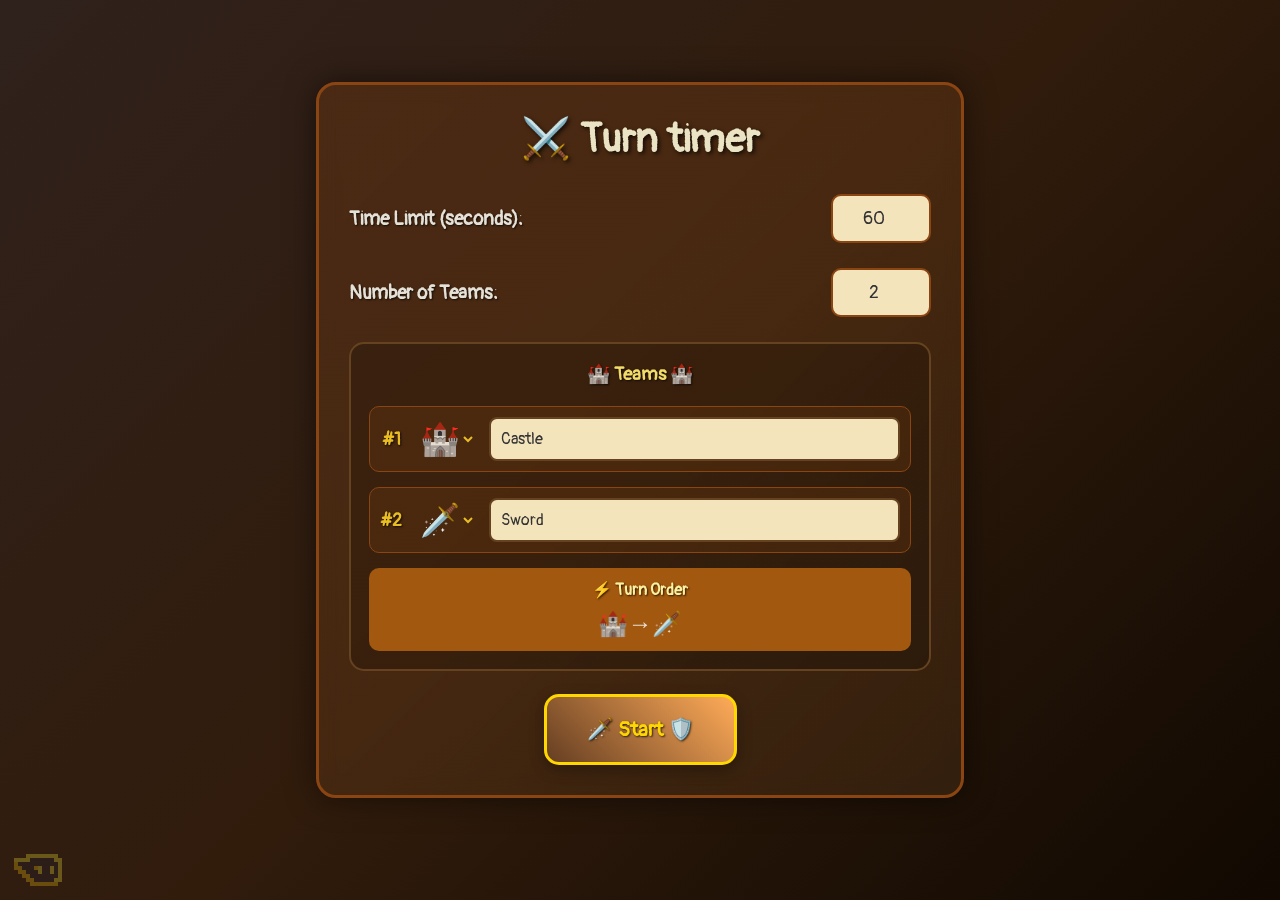
<file: tools/team-timer.html>
<!DOCTYPE html>
<html lang="en">
<head>
    <meta charset="UTF-8">
    <meta name="viewport" content="width=device-width, initial-scale=1.0">
    <title>Medieval Team Timer</title>
    <link href="https://fonts.googleapis.com/css2?family=Pangolin&display=swap" rel="stylesheet">
    <style>
        * {
            margin: 0;
            padding: 0;
            box-sizing: border-box;
        }

        body {
            font-family: 'Pangolin', 'Arial', sans-serif;
            background: linear-gradient(135deg, #2f211c 0%, #311c0c 50%, #110902 100%);
            min-height: 100vh;
            display: flex;
            flex-direction: column;
            align-items: center;
            justify-content: center;
            color: #e5e1d7;
            user-select: none;
            -webkit-user-select: none;
            -webkit-tap-highlight-color: transparent;
            position: relative;
            overflow-x: hidden;
            padding: 2vw 2vw 2vw 2vw;
        }

        .progress-overlay {
            position: fixed;
            top: 0;
            left: 0;
            width: 100%;
            height: 0%;
            background: linear-gradient(180deg,#FFC107 0%, #FF9800 100%);
            opacity: 0.5;
            z-index: -1;
            transition: height 0.1s linear;
            pointer-events: none;
        }

        .container {
            text-align: center;
            width: 100%;
            max-width: 700px;
            min-width: 0;
            height: 100%;
            padding: 2vw 2vw 2vw 2vw;
            margin: 0 auto;
            /* Prevent touching frame edges */
            box-sizing: border-box;
        }

        .setup {
            background: linear-gradient(145deg, rgba(139, 69, 19, 0.3), rgba(101, 67, 33, 0.3));
            border: 3px solid #8b4513;
            border-radius: 20px;
            padding: clamp(10px, 3vw, 30px);
            margin-bottom: 20px;
            backdrop-filter: blur(10px);
            box-shadow: 0 0 30px rgba(0,0,0,0.5);
        }

        .setup h1 {
            margin-bottom: 30px;
            font-size: 2.5em;
            font-weight: bold;
            text-shadow: 2px 2px 4px rgba(0,0,0,0.7);
            color: #eae4c4;
        }

        .setup-row {
            display: flex;
            justify-content: space-between;
            align-items: center;
            margin: clamp(10px, 2vw, 25px) 0;
            gap: clamp(10px, 2vw, 30px);
        }

        .setup-row label {
            font-size: clamp(1em, 2.5vw, 1.2em);
            font-weight: bold;
            flex: 1;
            text-align: left;
            text-shadow: 1px 1px 2px rgba(0,0,0,0.7);
        }

        .setup-row input {
            padding: clamp(6px, 1.5vw, 12px);
            border: 2px solid #8b4513;
            border-radius: 10px;
            font-size: clamp(1em, 2vw, 1.1em);
            text-align: center;
            background: #f4e4bc;
            color: #333;
            flex: 0 0 100px;
            font-family: 'Pangolin', sans-serif;
            min-width: 60px;
            max-width: 120px;
        }

        .teams-setup {
            margin: 3px 0;
            background: rgba(0,0,0,0.2);
            border-radius: 15px;
            padding: clamp(8px, 2vw, 18px);
            border: 2px solid #654321;
        }

        .teams-setup h3 {
            color: #f1dc69;
            margin-bottom: 20px;
            text-shadow: 1px 1px 2px rgba(0,0,0,0.7);
        }

        .team-config {
            display: flex;
            align-items: center;
            margin: 15px 0;
            gap: clamp(5px, 1vw, 15px);
            background: rgba(139, 69, 19, 0.2);
            padding: clamp(3px, 1vw, 10px);
            border-radius: 10px;
            border: 1px solid #8b4513;
        }

        .team-number {
            font-weight: bold;
            color: #e9be24;
            min-width: 24px;
            font-size: clamp(1em, 2vw, 1.1em);
            text-shadow: 1px 1px 2px rgba(0,0,0,0.7);
        }

        .emoji-select {
            font-size: clamp(1.5em, 4vw, 2em);
            border: none;
            background: transparent;
            cursor: pointer;
            color: #e9be24;
            min-width: 40px;
        }

        .team-name-input {
            flex: 1;
            padding: clamp(5px, 1vw, 10px);
            border: 2px solid #654321;
            border-radius: 8px;
            background: #f4e4bc;
            color: #333;
            font-family: 'Pangolin', sans-serif;
            font-size: clamp(0.9em, 2vw, 1em);
        }

        .turn-order {
            margin-top: 10px;
            padding: clamp(1px, 1.5vw, 12px);
            background: rgba(255, 215, 0, 0.1);
            border-radius: 10px;
            background-color: #a2580f;
        }

        .turn-order h4 {
            color: #fff09e;
            margin-bottom: 10px;
            text-shadow: 1px 1px 2px rgba(0,0,0,0.7);
        }

        .turn-order-display {
            font-size: clamp(1.1em, 3vw, 1.5em);
            display: flex;
            justify-content: center;
            gap: clamp(px, 1vw, 12px);
            flex-wrap: wrap;
        }

        .start-btn {
            background: linear-gradient(45deg, #653e22, #ffab58);
            border: 3px solid #ffd700;
            border-radius: 15px;
            padding: clamp(12px, 3vw, 20px) clamp(24px, 8vw, 40px);
            font-size: clamp(1em, 3vw, 1.3em);
            font-weight: bold;
            color: #ffd700;
            cursor: pointer;
            transition: all 0.3s ease;
            margin-top: clamp(5px, 2vw, 20px);
            font-family: 'Pangolin', sans-serif;
            text-shadow: 1px 1px 2px rgba(0,0,0,0.7);
            box-shadow: 0 5px 15px rgba(0,0,0,0.3);
        }

        .start-btn:hover {
            transform: translateY(-2px);
            box-shadow: 0 10px 25px rgba(0,0,0,0.4);
            background: linear-gradient(45deg, #a0522d, #8b4513);
        }

        .game-screen {
            display: none;
            text-align: center;
            padding: clamp(10px, 3vw, 30px);
            box-sizing: border-box;
        }

        .turn-order-top {
            position: fixed;
            top: 10px;
            left: 50%;
            transform: translateX(-50%);
            background: rgba(139, 69, 19, 0.9);
            border: 2px solid #ffd700;
            border-radius: 20px;
            padding: clamp(6px, 2vw, 20px) clamp(10px, 4vw, 30px);
            font-size: clamp(0.8em, 2vw, 1em);
            display: flex;
            gap: 8px;
            align-items: center;
            backdrop-filter: blur(10px);
            z-index: 1000;
        }

        .turn-indicator {
            opacity: 0.4;
        }

        .turn-indicator.active {
            opacity: 1;
            text-shadow: 0 0 15px #ffd700;
        }

        .current-team {
            font-size: clamp(2em, 8vw, 4em);
            margin-bottom: 10px;
            margin-top: clamp(30px, 10vw, 80px);
            margin-bottom: clamp(6px, 2vw, 10px);
            animation: bounce 2s infinite;
        }

        @keyframes bounce {
            0%, 20%, 50%, 80%, 100% { transform: translateY(0); }
            40% { transform: translateY(-10px); }
            60% { transform: translateY(-5px); }
        }

        .team-name {
            font-size: clamp(1.2em, 4vw, 2em);
            font-weight: bold;
            margin-bottom: clamp(12px, 4vw, 30px);
            color: #ffd700;
            text-shadow: 2px 2px 4px rgba(0,0,0,0.7);
        }

        .timer-display {
            font-size: clamp(2.5em, 10vw, 6em);
            font-weight: bold;
            margin: clamp(10px, 4vw, 30px) 0;
            font-family: 'Pangolin', monospace;
            text-shadow: 0 0 20px rgba(0, 0, 0, 0.8);
            color: #ffd700;
        }

        .timer-btn {
            background: linear-gradient(45deg, #8b4513, #654321);
            border: 3px solid #ffd700;
            border-radius: 20px;
            padding: clamp(10px, 4vw, 20px) clamp(30px, 12vw, 60px);
            font-size: clamp(1em, 4vw, 1.5em);
            font-weight: bold;
            color: #ffd700;
            cursor: pointer;
            transition: all 0.3s ease;
            margin: clamp(10px, 3vw, 20px);
            min-width: 120px;
            min-height: 48px;
            font-family: 'Pangolin', sans-serif;
            text-shadow: 1px 1px 2px rgba(0,0,0,0.7);
            box-shadow: 0 5px 15px rgba(0,0,0,0.3);
        }

        .timer-btn:hover {
            transform: scale(1.05);
            box-shadow: 0 10px 30px rgba(0,0,0,0.4);
        }

        .timer-btn.stop {
            background: linear-gradient(45deg, #8b0000, #654321);
            animation: pulse-red 1s infinite;
        }

        @keyframes pulse-red {
            0% { box-shadow: 0 0 0 0 rgba(255, 0, 0, 0.7); }
            70% { box-shadow: 0 0 0 10px rgba(255, 0, 0, 0); }
            100% { box-shadow: 0 0 0 0 rgba(255, 0, 0, 0); }
        }

        .progress-bar {
            width: 100%;
            height: clamp(10px, 3vw, 20px);
            background: rgba(0, 0, 0, 0.3);
            border-radius: 10px;
            overflow: hidden;
            margin: clamp(10px, 3vw, 30px) 0;
            border: 2px solid #8b4513;
        }

        .progress-fill {
            height: 100%;
            background: linear-gradient(90deg,#FFC107, #FF9800);
            border-radius: 8px;
            transition: width 0.1s linear;
        }

        .alarm {
            animation: flash 0.5s infinite;
        }

        @keyframes flash {
            0%, 50% { 
                background: linear-gradient(135deg, #8b0000 0%, #ff4444 50%, #8b0000 100%);
                color: #ffffff;
            }
            51%, 100% { 
                background: linear-gradient(135deg, #ffffff 0%, #ffdddd 50%, #ffffff 100%);
                color: #8b0000;
            }
        }

        .back-btn {
            background: rgba(139, 69, 19, 0.5);
            border: 2px solid #8b4513;
            border-radius: 10px;
            padding: clamp(6px, 2vw, 12px) clamp(12px, 4vw, 20px);
            color: #f4e4bc;
            cursor: pointer;
            margin-top: clamp(10px, 2vw, 20px);
            font-size: clamp(0.9em, 2vw, 1em);
            font-family: 'Pangolin', sans-serif;
            text-shadow: 1px 1px 2px rgba(0,0,0,0.7);
        }

        .back-btn:hover {
            background: rgba(139, 69, 19, 0.7);
        }

        /* Responsive tweaks for small screens */
        @media (max-width: 600px) {
            .container {
                padding: 3vw 1vw 3vw 1vw;
            }
            .setup, .game-screen {
                padding: 2vw 1vw 2vw 1vw;
            }
            .timer-display {
                font-size: clamp(2em, 8vw, 4em);
            }
            .current-team {
                font-size: clamp(1.5em, 6vw, 3em);
                margin-top: clamp(20px, 6vw, 60px);
            }
            .team-name {
                font-size: clamp(1em, 3vw, 1.5em);
            }
            .turn-order-top {
                font-size: clamp(0.8em, 2vw, 1em);
                padding: clamp(5px, 1vw, 8px) clamp(8px, 2vw, 15px);
            }
            .team-config {
                gap: 0px;
            }
            .team-config input {
                width: 100%;
            }
        }

        @media (max-height: 400px) {
            .container, .setup, .game-screen {
                padding: 1vw !important;
            }
            .timer-display {
                font-size: clamp(1.2em, 5vw, 3em);
            }
            .current-team {
                font-size: clamp(1em, 4vw, 2em);
                margin-top: clamp(10px, 2vw, 30px);
            }
            .team-name {
                font-size: clamp(0.8em, 2vw, 1.2em);
            }
            .turn-order-top {
                font-size: clamp(0.7em, 1.5vw, 1em);
                padding: clamp(4px, 1vw, 8px) clamp(6px, 2vw, 12px);
            }
        }

        /* Prevent horizontal scroll on tiny screens */
        html, body {
            max-width: 100vw;
            overflow-x: hidden;
        }
    </style>
</head>
<body>
    <div class="container">
        <div class="setup" id="setup">
            <h1>⚔️ Turn timer</h1>
            
            <div class="setup-row">
                <label for="timeLimit">Time Limit (seconds):</label>
                <input type="number" id="timeLimit" value="60" min="10" max="300">
            </div>
            
            <div class="setup-row">
                <label for="numTeams">Number of Teams:</label>
                <input type="number" id="numTeams" value="2" min="2" max="12" onchange="updateTeamSetup()">
            </div>

            <div class="teams-setup">
                <h3>🏰 Teams 🏰</h3>
                <div id="teamConfigs"></div>
                
                <div class="turn-order">
                    <h4>⚡ Turn Order</h4>
                    <div class="turn-order-display" id="turnOrderPreview"></div>
                </div>
            </div>
            
            <button class="start-btn" onclick="startGame()"> 🗡️ Start 🛡️</button>
        </div>

        <div class="game-screen" id="gameScreen">
            <div class="progress-overlay" id="progressOverlay"></div>
            <div class="turn-order-top" id="turnOrderTop"></div>
            
            <div class="current-team" id="currentTeamEmoji">🦁</div>
            <div class="team-name" id="currentTeamName">Team Lion</div>
            
            <div class="timer-display" id="timerDisplay">60</div>
            
            <div class="progress-bar">
                <div class="progress-fill" id="progressFill"></div>
            </div>
            
            <button class="timer-btn" id="timerBtn" onclick="toggleTimer()">⚔️ START BATTLE ⚔️</button>
            
            <button class="back-btn" onclick="backToSetup()">🏰 Back</button>
        </div>
    </div>

    <script>
        let gameState = {
            timeLimit: 60,
            teams: [],
            currentTeam: 0,
            timeRemaining: 60,
            isRunning: false,
            isAlarmActive: false,
            timerInterval: null,
            alarmInterval: null,
            wakeLock: null,
            audioContext: null,
            audioInitialized: false
        };

        // Initialize audio system
        function initializeAudio() {
            if (!gameState.audioContext) {
                try {
                    gameState.audioContext = new (window.AudioContext || window.webkitAudioContext)();
                } catch (e) {
                    console.log('Web Audio API not supported:', e);
                    return false;
                }
            }
            
            // Resume context if suspended (common on mobile)
            if (gameState.audioContext.state === 'suspended') {
                gameState.audioContext.resume().catch(e => console.log('Audio resume failed:', e));
            }
            
            gameState.audioInitialized = true;
            return true;
        }

        function playBeep() {
            if (!gameState.audioInitialized || !gameState.audioContext) {
                return;
            }

            try {
                // Ensure context is running
                if (gameState.audioContext.state !== 'running') {
                    gameState.audioContext.resume();
                }

                const oscillator = gameState.audioContext.createOscillator();
                const gainNode = gameState.audioContext.createGain();
                
                oscillator.connect(gainNode);
                gainNode.connect(gameState.audioContext.destination);
                
                // Medieval horn-like sound
                oscillator.frequency.setValueAtTime(600, gameState.audioContext.currentTime);
                oscillator.frequency.exponentialRampToValueAtTime(800, gameState.audioContext.currentTime + 0.1);
                
                gainNode.gain.setValueAtTime(0, gameState.audioContext.currentTime);
                gainNode.gain.linearRampToValueAtTime(0.3, gameState.audioContext.currentTime + 0.05);
                gainNode.gain.exponentialRampToValueAtTime(0.01, gameState.audioContext.currentTime + 0.3);
                
                oscillator.start(gameState.audioContext.currentTime);
                oscillator.stop(gameState.audioContext.currentTime + 0.3);
                
                // Clean up
                oscillator.onended = () => {
                    oscillator.disconnect();
                    gainNode.disconnect();
                };
            } catch (e) {
                console.log('Beep failed:', e);
            }
        }

        function createFallbackBeep() {
            try {
                // Create a data URL for a simple beep sound
                const beepData = "[data-uri]";
                
                const audio = new Audio(beepData);
                audio.volume = 0.3;
                return audio;
            } catch (e) {
                console.log('Fallback audio creation failed:', e);
                return null;
            }
        }

        let fallbackBeepSound = null;

        const availableEmojis = ['🏰',     '🗡️',     '🐴',    '🛡',    '🏹',    '🐲' ,    '🪶',   '🕯️', '👑', '🧙‍♂️',  '🎭', '🌲'];
        const defaultNames = ['Castle', 'Sword', 'Horse', 'Shield', 'Bow', 'Dragon', 'Quill', 'Candle', 'Crown', 'Wizard', 'Mask', 'Tree'];

        // Keep screen awake
        async function requestWakeLock() {
            if ('wakeLock' in navigator) {
                try {
                    gameState.wakeLock = await navigator.wakeLock.request('screen');
                } catch (err) {
                    console.log('Wake lock failed:', err);
                }
            }
        }

        function updateTeamSetup() {
            const numTeams = parseInt(document.getElementById('numTeams').value);
            const container = document.getElementById('teamConfigs');
            
            // Initialize teams array if needed
            while (gameState.teams.length < numTeams) {
                const index = gameState.teams.length;
                gameState.teams.push({
                    emoji: availableEmojis[index],
                    name: defaultNames[index] || `Team ${index + 1}`
                });
            }
            
            // Remove excess teams
            gameState.teams = gameState.teams.slice(0, numTeams);
            
            container.innerHTML = '';
            
            for (let i = 0; i < numTeams; i++) {
                const teamDiv = document.createElement('div');
                teamDiv.className = 'team-config';
                teamDiv.innerHTML = `
                    <div class="team-number">#${i + 1}</div>
                    <select class="emoji-select" onchange="updateTeamEmoji(${i}, this.value)">
                        ${availableEmojis.map(emoji => 
                            `<option value="${emoji}" ${emoji === gameState.teams[i].emoji ? 'selected' : ''}>${emoji}</option>`
                        ).join('')}
                    </select>
                    <input type="text" class="team-name-input" value="${gameState.teams[i].name}" 
                           onchange="updateTeamName(${i}, this.value)" placeholder="Team name...">
                `;
                container.appendChild(teamDiv);
            }
            
            updateTurnOrderPreview();
        }

        function updateTeamEmoji(index, emoji) {
            gameState.teams[index].emoji = emoji;
            updateTurnOrderPreview();
        }

        function updateTeamName(index, name) {
            gameState.teams[index].name = name;
            updateTurnOrderPreview();
        }

        function updateTurnOrderPreview() {
            const preview = document.getElementById('turnOrderPreview');
            preview.innerHTML = gameState.teams.map(team => 
                `<span title="${team.name}">${team.emoji}</span>`
            ).join('→');
        }

        function updateTurnOrderTop() {
            const container = document.getElementById('turnOrderTop');
            container.innerHTML = gameState.teams.map((team, index) => 
                `<span class="turn-indicator ${index === gameState.currentTeam ? 'active' : ''}" 
                       title="${team.name}">${team.emoji}</span>`
            ).join('');
        }

        function startGame() {
            const timeLimit = parseInt(document.getElementById('timeLimit').value);
            
            gameState.timeLimit = timeLimit;
            gameState.timeRemaining = timeLimit;
            gameState.currentTeam = 0;
            
            updateDisplay();
            updateTurnOrderTop();
            
            document.getElementById('setup').style.display = 'none';
            document.getElementById('gameScreen').style.display = 'block';
            
            requestWakeLock();
        }

        function updateDisplay() {
            const team = gameState.teams[gameState.currentTeam];
            document.getElementById('currentTeamEmoji').textContent = team.emoji;
            document.getElementById('currentTeamName').textContent = team.name;
            
            document.getElementById('timerDisplay').textContent = gameState.timeRemaining;
            
            const progressPercent = ((gameState.timeLimit - gameState.timeRemaining) / gameState.timeLimit) * 100;
            document.getElementById('progressFill').style.width = progressPercent + '%';
            
            // Update progress overlay
            const overlay = document.getElementById('progressOverlay');
            if (overlay) {
                overlay.style.width = '100%'; // width reset
                if (progressPercent >= 100) {
                    overlay.style.width = '0%';
                } else {
                    overlay.style.height = progressPercent + '%' ;
                }
            }
            
            const btn = document.getElementById('timerBtn');
            if (gameState.isAlarmActive) {
                btn.textContent = 'STOP';
                btn.className = 'timer-btn stop';
            } else if (gameState.isRunning) {
                btn.textContent = 'running...';
                btn.className = 'timer-btn';
            } else {
                btn.textContent = 'START';
                btn.className = 'timer-btn';
            }
            
            updateTurnOrderTop();
        }

        function toggleTimer() {
            if (gameState.isAlarmActive) {
                stopAlarm();
                nextTeam();
            } else if (gameState.isRunning) {
                return;
            } else {
                startTimer();
            }
        }

        function startTimer() {
            gameState.isRunning = true;
            gameState.timeRemaining = gameState.timeLimit;
            updateDisplay();
            
            gameState.timerInterval = setInterval(() => {
                gameState.timeRemaining--;
                updateDisplay();
                
                if (gameState.timeRemaining <= 0) {
                    clearInterval(gameState.timerInterval);
                    gameState.isRunning = false;
                    triggerAlarm();
                }
            }, 1000);
        }

        function triggerAlarm() {
            gameState.isAlarmActive = true;
            document.body.classList.add('alarm');
            updateDisplay();
            
            // Play beep sound with multiple fallback methods
            gameState.alarmInterval = setInterval(() => {
                // Try Web Audio API first
                if (gameState.audioInitialized && gameState.audioContext) {
                    playBeep();
                }
                // Fallback to HTML5 Audio
                else if (fallbackBeepSound) {
                    fallbackBeepSound.currentTime = 0;
                    fallbackBeepSound.play().catch(e => console.log('Fallback beep failed:', e));
                }
                // Last resort: try to create and play a simple beep
                else {
                    try {
                        const tempAudio = createFallbackBeep();
                        if (tempAudio) {
                            tempAudio.play().catch(e => console.log('Temp beep failed:', e));
                        }
                    } catch (e) {
                        console.log('All audio methods failed:', e);
                    }
                }
            }, 500); // Slightly slower for less aggressive beeping
        }


        function stopAlarm() {
            gameState.isAlarmActive = false;
            document.body.classList.remove('alarm');
            if (gameState.alarmInterval) {
                clearInterval(gameState.alarmInterval);
                gameState.alarmInterval = null;
            }
            updateDisplay();
        }

        function nextTeam() {
            gameState.currentTeam = (gameState.currentTeam + 1) % gameState.teams.length;
            gameState.timeRemaining = gameState.timeLimit;
            updateDisplay();
        }

        function backToSetup() {
            if (gameState.timerInterval) clearInterval(gameState.timerInterval);
            if (gameState.alarmInterval) clearInterval(gameState.alarmInterval);
            
            gameState.isRunning = false;
            gameState.isAlarmActive = false;
            document.body.classList.remove('alarm');
            
            document.getElementById('setup').style.display = 'block';
            document.getElementById('gameScreen').style.display = 'none';
            
            // Release wake lock
            if (gameState.wakeLock) {
                gameState.wakeLock.release();
                gameState.wakeLock = null;
            }
        }

        // Initialize team setup on page load
        window.onload = function() {
            updateTeamSetup();
        };

        // Prevent accidental zooming on mobile
        document.addEventListener('touchstart', function(e) {
            if (e.touches.length > 1) {
                e.preventDefault();
            }
        });

        // Handle visibility change to re-request wake lock
        document.addEventListener('visibilitychange', () => {
            if (gameState.wakeLock !== null && document.visibilityState === 'visible') {
                requestWakeLock();
            }
        });

         // Call initializeAudio() on first user interaction
        document.addEventListener('click', function initAudioOnce() {
            if (!gameState.audioInitialized) {
                initializeAudio();
            }
            document.removeEventListener('click', initAudioOnce);
        });
    </script>

<style>.mav-badge{position:fixed;bottom:14px;left:14px;z-index:9999;opacity:.28;transition:opacity .2s;line-height:0;}.mav-badge:hover{opacity:1;}</style>
<a href="../index.html" class="mav-badge" aria-label="gav.fi tools">
  <svg xmlns="http://www.w3.org/2000/svg" viewBox="0 0 12 8" width="48" height="32" shape-rendering="crispEdges">
    <rect x="3"  y="0" width="8" height="1" fill="#fbf236"/>
    <rect x="0"  y="1" width="4" height="1" fill="#fbf236"/><rect x="4"  y="1" width="6" height="1" fill="#222034"/><rect x="10" y="1" width="2" height="1" fill="#fbf236"/>
    <rect x="0"  y="2" width="1" height="1" fill="#ffce10"/><rect x="1"  y="2" width="10" height="1" fill="#222034"/><rect x="11" y="2" width="1" height="1" fill="#fbf236"/>
    <rect x="0"  y="3" width="2" height="1" fill="#ffce10"/><rect x="2"  y="3" width="3" height="1" fill="#222034"/><rect x="5"  y="3" width="1" height="1" fill="#ffce10"/><rect x="6"  y="3" width="1" height="1" fill="#fbf236"/><rect x="7"  y="3" width="2" height="1" fill="#222034"/><rect x="9"  y="3" width="1" height="1" fill="#fbf236"/><rect x="10" y="3" width="1" height="1" fill="#222034"/><rect x="11" y="3" width="1" height="1" fill="#fbf236"/>
    <rect x="1"  y="4" width="2" height="1" fill="#ffce10"/><rect x="3"  y="4" width="3" height="1" fill="#222034"/><rect x="6"  y="4" width="1" height="1" fill="#fbf236"/><rect x="7"  y="4" width="2" height="1" fill="#222034"/><rect x="9"  y="4" width="1" height="1" fill="#fbf236"/><rect x="10" y="4" width="1" height="1" fill="#222034"/><rect x="11" y="4" width="1" height="1" fill="#fbf236"/>
    <rect x="2"  y="5" width="2" height="1" fill="#ffce10"/><rect x="4"  y="5" width="7" height="1" fill="#222034"/><rect x="11" y="5" width="1" height="1" fill="#fbf236"/>
    <rect x="3"  y="6" width="2" height="1" fill="#ffce10"/><rect x="5"  y="6" width="5" height="1" fill="#222034"/><rect x="10" y="6" width="2" height="1" fill="#fbf236"/>
    <rect x="4"  y="7" width="7" height="1" fill="#ffce10"/>
  </svg>
</a>
</body>
</html>
</file>
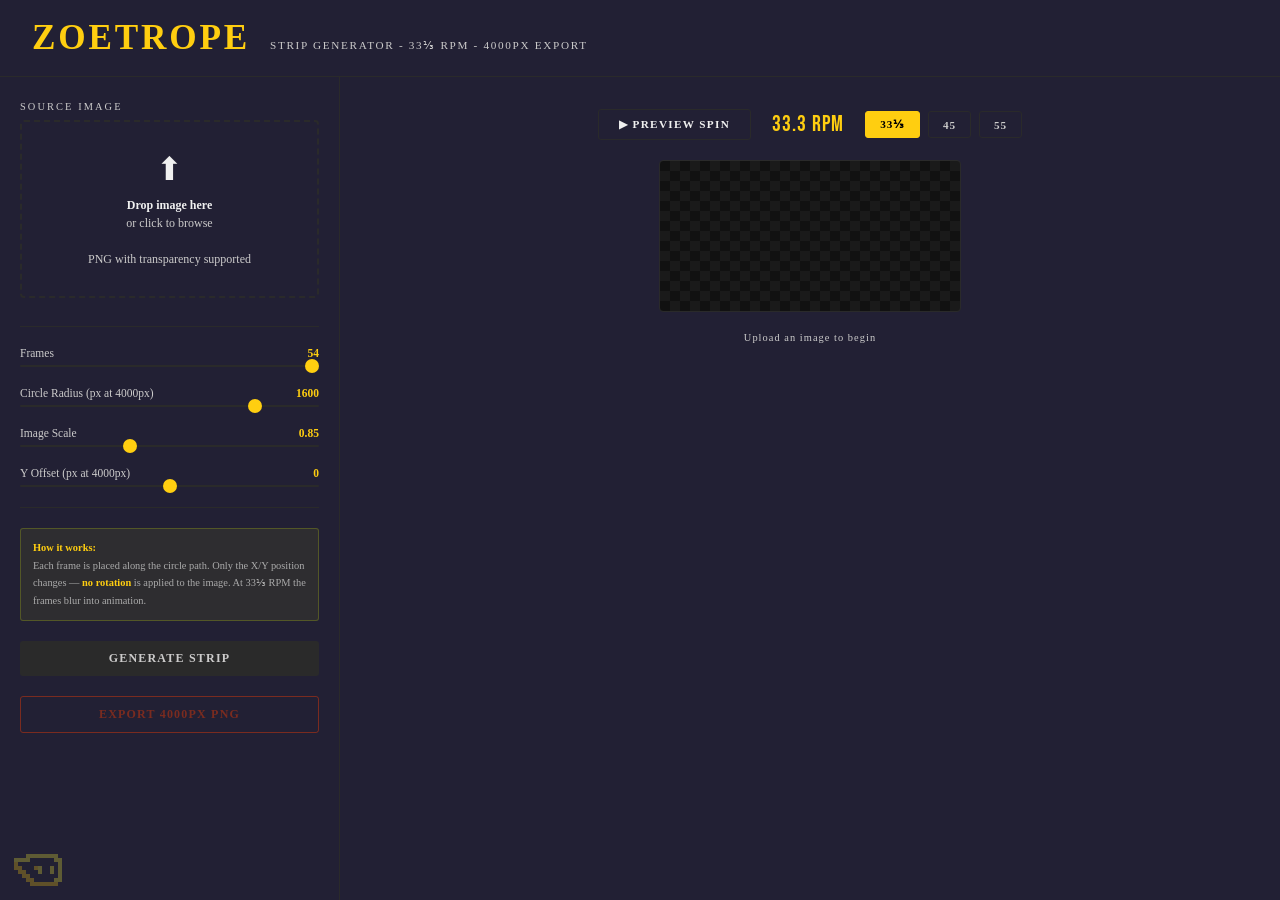
<file: tools/zoetrope.html>
<!DOCTYPE html>
<html lang="en">
<head>
<meta charset="UTF-8">
<meta name="viewport" content="width=device-width, initial-scale=1.0">
<title>Zoetrope Generator</title>
<style>
  @import url('https://fonts.googleapis.com/css2?family=Space+Mono:wght@400;700&family=Bebas+Neue&display=swap');

  *, *::before, *::after { box-sizing: border-box; margin: 0; padding: 0; }

  :root {
    --bg: #222034;
    --surface: #222034;
    --border: #2a2a2a;
    --accent: #ffce10;
    --accent2: #ff3c00;
    --text: #f0f0f0;
    --muted: #cccbcb;
  }

  body {
    background: var(--bg);
    color: var(--text);
    font-family: 'pangolin', cursive;
    min-height: 100vh;
    display: grid;
    grid-template-columns: 340px 1fr;
    grid-template-rows: auto 1fr;
  }

  header {
    grid-column: 1 / -1;
    border-bottom: 1px solid var(--border);
    padding: 18px 32px;
    display: flex;
    align-items: baseline;
    gap: 20px;
    background: var(--surface);
  }

  header h1 {
    font-family: 'pangolin', cursive;
    font-size: 2.2rem;
    letter-spacing: 0.08em;
    color: var(--accent);
  }

  header span {
    font-size: 0.7rem;
    color: var(--muted);
    letter-spacing: 0.15em;
    text-transform: uppercase;
  }

  .panel {
    background: var(--surface);
    border-right: 1px solid var(--border);
    padding: 24px 20px;
    display: flex;
    flex-direction: column;
    gap: 20px;
    overflow-y: auto;
  }

  .section-label {
    font-size: 0.65rem;
    letter-spacing: 0.2em;
    text-transform: uppercase;
    color: var(--muted);
    margin-bottom: 8px;
  }

  .drop-zone {
    border: 2px dashed var(--border);
    border-radius: 4px;
    padding: 28px 16px;
    text-align: center;
    cursor: pointer;
    transition: border-color 0.2s, background 0.2s;
    position: relative;
  }

  .drop-zone:hover, .drop-zone.over {
    border-color: var(--accent);
    background: rgba(232,255,0,0.04);
  }

  .drop-zone input[type=file] {
    position: absolute; inset: 0; opacity: 0; cursor: pointer; width: 100%; height: 100%;
  }

  .drop-zone .icon { font-size: 2rem; margin-bottom: 8px; }
  .drop-zone p { font-size: 0.75rem; color: var(--muted); line-height: 1.5; }
  .drop-zone strong { color: var(--text); }

  label.row {
    display: flex;
    flex-direction: column;
    gap: 6px;
    font-size: 0.72rem;
    color: var(--muted);
  }

  label.row span { display: flex; justify-content: space-between; align-items: center; }
  label.row span em { color: var(--accent); font-style: normal; font-weight: 700; }

  input[type=range] {
    -webkit-appearance: none;
    width: 100%;
    height: 2px;
    background: var(--border);
    outline: none;
    border-radius: 2px;
  }
  input[type=range]::-webkit-slider-thumb {
    -webkit-appearance: none;
    width: 14px; height: 14px;
    border-radius: 50%;
    background: var(--accent);
    cursor: pointer;
  }

  input[type=number] {
    background: var(--bg);
    border: 1px solid var(--border);
    color: var(--text);
    font-family: 'Space Mono', monospace;
    font-size: 0.8rem;
    padding: 6px 10px;
    border-radius: 3px;
    width: 100%;
    outline: none;
  }
  input[type=number]:focus { border-color: var(--accent); }

  .divider { border: none; border-top: 1px solid var(--border); }

  button {
    font-family: 'pangolin', cursive;
    font-size: 0.75rem;
    font-weight: 700;
    letter-spacing: 0.1em;
    text-transform: uppercase;
    border: none;
    border-radius: 3px;
    padding: 10px 16px;
    cursor: pointer;
    transition: all 0.15s;
  }

  .btn-primary {
    background: var(--accent);
    color: #000;
    width: 100%;
  }
  .btn-primary:hover { background: #fff; }
  .btn-primary:disabled { background: var(--border); color: var(--muted); cursor: not-allowed; }

  .btn-secondary {
    background: transparent;
    color: var(--accent2);
    border: 1px solid var(--accent2);
    width: 100%;
  }
  .btn-secondary:hover { background: var(--accent2); color: #fff; }
  .btn-secondary:disabled { opacity: 0.4; cursor: not-allowed; }

  .preview-area {
    display: flex;
    flex-direction: column;
    align-items: center;
    justify-content: flex-start;
    padding: 32px;
    gap: 20px;
    position: relative;
    overflow: auto;
  }

  .canvas-wrap {
    position: relative;
    background: repeating-conic-gradient(#1a1a1a 0% 25%, #111 0% 50%) 0 0 / 20px 20px;
    border: 1px solid var(--border);
    border-radius: 4px;
  }

  canvas {
    display: block;
  }

  .canvas-wrap {
    flex-shrink: 0;
  }

  .preview-controls {
    display: flex;
    gap: 12px;
    align-items: center;
    flex-wrap: wrap;
    justify-content: center;
  }

  .rpm-preset {
    background: var(--surface);
    border: 1px solid var(--border);
    color: var(--muted);
    padding: 6px 14px;
    font-size: 0.7rem;
    letter-spacing: 0.08em;
    border-radius: 3px;
  }
  .rpm-preset:hover { border-color: var(--accent); color: var(--accent); }
  .rpm-preset.active { background: var(--accent); color: #000; border-color: var(--accent); font-weight: 700; }

  .anim-btn {
    background: var(--surface);
    border: 1px solid var(--border);
    color: var(--text);
    padding: 8px 20px;
    font-size: 0.7rem;
    letter-spacing: 0.12em;
  }
  .anim-btn:hover { border-color: var(--accent); color: var(--accent); }
  .anim-btn.active { background: var(--accent); color: #000; border-color: var(--accent); }

  .rpm-display {
    font-family: 'Bebas Neue', sans-serif;
    font-size: 1.4rem;
    color: var(--accent);
    letter-spacing: 0.05em;
    min-width: 90px;
    text-align: center;
  }

  .status {
    font-size: 0.65rem;
    color: var(--muted);
    letter-spacing: 0.1em;
    text-align: center;
  }

  .thumb-row {
    display: flex;
    gap: 6px;
    flex-wrap: wrap;
    max-height: 80px;
    overflow-y: auto;
  }

  .thumb {
    width: 36px;
    height: 36px;
    border: 1px solid var(--border);
    border-radius: 3px;
    background-size: contain;
    background-repeat: no-repeat;
    background-position: center;
    background-color: #1a1a1a;
    cursor: pointer;
    flex-shrink: 0;
  }
  .thumb:hover { border-color: var(--accent); }

  .info-box {
    background: rgba(232,255,0,0.06);
    border: 1px solid rgba(232,255,0,0.2);
    border-radius: 3px;
    padding: 10px 12px;
    font-size: 0.65rem;
    line-height: 1.7;
    color: #aaa;
  }
  .info-box strong { color: var(--accent); }
</style>
</head>
<body>

<header>
  <h1>ZOETROPE</h1>
  <span>Strip Generator - 33⅓ RPM - 4000px Export</span>
</header>

<div class="panel">
  <div>
    <div class="section-label">Source Image</div>
    <div class="drop-zone" id="dropZone">
      <input type="file" id="fileInput" accept="image/*">
      <div class="icon">⬆</div>
      <p><strong>Drop image here</strong><br>or click to browse<br><br>PNG with transparency supported</p>
    </div>
    <div class="thumb-row" id="thumbRow" style="margin-top:8px;"></div>
  </div>

  <hr class="divider">

  <label class="row">
    <span>Frames <em id="framesVal">54</em></span>
    <input type="range" id="framesSlider" min="6" max="54" step="1" value="54">
  </label>

  <label class="row">
    <span>Circle Radius (px at 4000px) <em id="radiusVal">1600</em></span>
    <input type="range" id="radiusSlider" min="400" max="1900" step="50" value="1600">
  </label>

  <label class="row">
    <span>Image Scale <em id="scaleVal">0.85</em></span>
    <input type="range" id="scaleSlider" min="0.2" max="2.0" step="0.05" value="0.85">
  </label>

  <label class="row">
    <span>Y Offset (px at 4000px) <em id="yoffVal">0</em></span>
    <input type="range" id="yoffSlider" min="-400" max="400" step="10" value="0">
  </label>

  <hr class="divider">

  <div class="info-box">
    <strong>How it works:</strong><br>
    Each frame is placed along the circle path. Only the X/Y position changes — <strong>no rotation</strong> is applied to the image. At 33⅓ RPM the frames blur into animation.
  </div>

  <button class="btn-primary" id="generateBtn" disabled>Generate Strip</button>
  <button class="btn-secondary" id="exportBtn" disabled>Export 4000px PNG</button>
</div>

<div class="preview-area">
  <div class="preview-controls">
    <button class="anim-btn" id="animBtn">▶ Preview Spin</button>
    <div class="rpm-display" id="rpmDisplay">33.3 RPM</div>
    <div style="display:flex;gap:8px;">
      <button class="rpm-preset active" data-rpm="33.3" id="btn33">33⅓</button>
      <button class="rpm-preset" data-rpm="45" id="btn45">45</button>
      <button class="rpm-preset" data-rpm="55" id="btn55">55</button>
    </div>
  </div>
  <div class="canvas-wrap">
    <canvas id="previewCanvas"></canvas>
  </div>
  <div class="status" id="status">Upload an image to begin</div>
</div>

<script>
// ─── State ────────────────────────────────────────────────────────────────────
let sourceImg = null;
let stripCanvas = null;      // the full 4000px canvas
let animFrame = null;
let spinning = false;
let spinAngle = 0;
let lastTs = null;

const OUTPUT_SIZE = 4000;    // export resolution

// ─── Elements ─────────────────────────────────────────────────────────────────
const fileInput    = document.getElementById('fileInput');
const dropZone     = document.getElementById('dropZone');
const thumbRow     = document.getElementById('thumbRow');
const framesSlider = document.getElementById('framesSlider');
const radiusSlider = document.getElementById('radiusSlider');
const scaleSlider  = document.getElementById('scaleSlider');
const yoffSlider   = document.getElementById('yoffSlider');
const framesVal    = document.getElementById('framesVal');
const radiusVal    = document.getElementById('radiusVal');
const scaleVal     = document.getElementById('scaleVal');
const yoffVal      = document.getElementById('yoffVal');
const generateBtn  = document.getElementById('generateBtn');
const exportBtn    = document.getElementById('exportBtn');
const previewCanvas= document.getElementById('previewCanvas');
const animBtn      = document.getElementById('animBtn');
const rpmDisplay   = document.getElementById('rpmDisplay');
const statusEl     = document.getElementById('status');

let currentRpm = 33.3;

// ─── Slider live labels ────────────────────────────────────────────────────────
framesSlider.oninput = () => { framesVal.textContent = framesSlider.value; };
radiusSlider.oninput = () => { radiusVal.textContent = radiusSlider.value; };
scaleSlider.oninput  = () => { scaleVal.textContent  = (+scaleSlider.value).toFixed(2); };
yoffSlider.oninput   = () => { yoffVal.textContent   = yoffSlider.value; };

// ─── RPM preset buttons ────────────────────────────────────────────────────────
document.querySelectorAll('.rpm-preset').forEach(btn => {
  btn.addEventListener('click', () => {
    document.querySelectorAll('.rpm-preset').forEach(b => b.classList.remove('active'));
    btn.classList.add('active');
    currentRpm = parseFloat(btn.dataset.rpm);
    rpmDisplay.textContent = currentRpm + ' RPM';
  });
});

// ─── File upload ───────────────────────────────────────────────────────────────
dropZone.addEventListener('dragover', e => { e.preventDefault(); dropZone.classList.add('over'); });
dropZone.addEventListener('dragleave', () => dropZone.classList.remove('over'));
dropZone.addEventListener('drop', e => {
  e.preventDefault(); dropZone.classList.remove('over');
  const f = e.dataTransfer.files[0];
  if (f && f.type.startsWith('image/')) loadFile(f);
});
fileInput.addEventListener('change', () => { if (fileInput.files[0]) loadFile(fileInput.files[0]); });

function loadFile(file) {
  const reader = new FileReader();
  reader.onload = ev => {
    const img = new Image();
    img.onload = () => {
      sourceImg = img;
      generateBtn.disabled = false;
      statusEl.textContent = `Loaded: ${img.width}×${img.height}px — click Generate`;
      addThumb(ev.target.result);
      // auto generate
      generateStrip();
    };
    img.src = ev.target.result;
  };
  reader.readAsDataURL(file);
}

function addThumb(src) {
  thumbRow.innerHTML = '';
  const d = document.createElement('div');
  d.className = 'thumb';
  d.style.backgroundImage = `url(${src})`;
  thumbRow.appendChild(d);
}

// ─── Core: generate zoetrope strip ────────────────────────────────────────────
generateBtn.addEventListener('click', generateStrip);

function generateStrip() {
  if (!sourceImg) return;

  const frames  = parseInt(framesSlider.value);
  const radius  = parseInt(radiusSlider.value);   // in 4000px space
  const imgScale= parseFloat(scaleSlider.value);
  const yOff    = parseInt(yoffSlider.value);      // in 4000px space

  const size   = OUTPUT_SIZE;
  const cx     = size / 2;
  const cy     = size / 2;

  // Determine drawn image dimensions (scaled)
  const aspect = sourceImg.width / sourceImg.height;
  let dw, dh;
  // Base size: fit within a "slot" which is roughly the arc spacing
  const slotAngle = (2 * Math.PI) / frames;
  const slotWidth = 2 * radius * Math.sin(slotAngle / 2) * imgScale;
  dw = slotWidth;
  dh = dw / aspect;

  // Create the 4000px canvas
  const c = document.createElement('canvas');
  c.width = size;
  c.height = size;
  const ctx = c.getContext('2d');
  ctx.clearRect(0, 0, size, size);

  // Optional: draw guide circle (very faint, can be removed)
  // ctx.strokeStyle = 'rgba(255,255,255,0.05)';
  // ctx.lineWidth = 2;
  // ctx.beginPath(); ctx.arc(cx, cy, radius, 0, Math.PI*2); ctx.stroke();

  for (let i = 0; i < frames; i++) {
    // Angle: start at top (-π/2), go clockwise
    const angle = -Math.PI / 2 + (2 * Math.PI * i) / frames;

    // Position on circle — only X/Y changes, NO rotation
    const x = cx + radius * Math.cos(angle);
    const y = cy + radius * Math.sin(angle) + yOff;

    // Draw image centered at (x, y) — NO ctx.rotate()
    ctx.drawImage(sourceImg, x - dw / 2, y - dh / 2, dw, dh);
  }

  stripCanvas = c;
  exportBtn.disabled = false;

  // Only measure & size the canvas once — not on every slider regeneration
  if (previewW === 0) sizePreviewCanvas();
  renderPreview(c);
  statusEl.textContent = `Strip generated — ${frames} frames on r=${radius}px circle`;
}

// ─── Preview ──────────────────────────────────────────────────────────────────
let previewW = 0;
let previewH = 0;

function sizePreviewCanvas() {
  // Measure from the stable outer container, not the canvas's own parent
  const area = document.querySelector('.preview-area');
  const pad = 64; // 32px padding each side
  const maxW = area.clientWidth - pad;
  const maxH = Math.floor(window.innerHeight * 0.65);
  // Strip is always square (OUTPUT_SIZE x OUTPUT_SIZE)
  const size = Math.min(maxW, maxH);
  previewW = size;
  previewH = size;
  previewCanvas.width  = previewW;
  previewCanvas.height = previewH;
  previewCanvas.style.width  = previewW + 'px';
  previewCanvas.style.height = previewH + 'px';
}

function renderPreview(src) {
  const ctx = previewCanvas.getContext('2d');
  ctx.clearRect(0, 0, previewW, previewH);
  ctx.drawImage(src, 0, 0, previewW, previewH);
}

// ─── Spin preview ─────────────────────────────────────────────────────────────
animBtn.addEventListener('click', () => {
  if (!stripCanvas) return;
  if (spinning) {
    spinning = false;
    cancelAnimationFrame(animFrame);
    animBtn.classList.remove('active');
    animBtn.textContent = '▶ Preview Spin';
    renderPreview(stripCanvas);
    return;
  }
  spinning = true;
  spinAngle = 0;
  lastTs = null;
  animBtn.classList.add('active');
  animBtn.textContent = '⏹ Stop';
  animFrame = requestAnimationFrame(spinLoop);
});

function spinLoop(ts) {
  if (!spinning) return;
  if (lastTs === null) lastTs = ts;
  const dt = Math.min((ts - lastTs) / 1000, 0.05); // cap dt to avoid jumps
  lastTs = ts;

  spinAngle += (currentRpm / 60) * 2 * Math.PI * dt;

  drawSpinFrame();
  animFrame = requestAnimationFrame(spinLoop);
}

function drawSpinFrame() {
  if (!stripCanvas) return;

  const ctx = previewCanvas.getContext('2d');
  ctx.clearRect(0, 0, previewW, previewH);

  ctx.save();
  ctx.translate(previewW / 2, previewH / 2);
  ctx.rotate(spinAngle);
  ctx.drawImage(stripCanvas, -previewW / 2, -previewH / 2, previewW, previewH);
  ctx.restore();
}

// ─── Export ────────────────────────────────────────────────────────────────────
exportBtn.addEventListener('click', () => {
  if (!stripCanvas) return;
  statusEl.textContent = 'Exporting…';
  stripCanvas.toBlob(blob => {
    const url = URL.createObjectURL(blob);
    const a = document.createElement('a');
    a.href = url;
    a.download = 'zoetrope-strip-4000px.png';
    a.click();
    URL.revokeObjectURL(url);
    statusEl.textContent = 'Exported!';
  }, 'image/png');
});

// ─── Auto-regenerate on slider change ─────────────────────────────────────────
[framesSlider, radiusSlider, scaleSlider, yoffSlider].forEach(s => {
  s.addEventListener('input', () => { if (sourceImg) generateStrip(); });
});
</script>

<style>.mav-badge{position:fixed;bottom:14px;left:14px;z-index:9999;opacity:.28;transition:opacity .2s;line-height:0;}.mav-badge:hover{opacity:1;}</style>
<a href="../index.html" class="mav-badge" aria-label="gav.fi tools">
  <svg xmlns="http://www.w3.org/2000/svg" viewBox="0 0 12 8" width="48" height="32" shape-rendering="crispEdges">
    <rect x="3"  y="0" width="8" height="1" fill="#fbf236"/>
    <rect x="0"  y="1" width="4" height="1" fill="#fbf236"/><rect x="4"  y="1" width="6" height="1" fill="#222034"/><rect x="10" y="1" width="2" height="1" fill="#fbf236"/>
    <rect x="0"  y="2" width="1" height="1" fill="#ffce10"/><rect x="1"  y="2" width="10" height="1" fill="#222034"/><rect x="11" y="2" width="1" height="1" fill="#fbf236"/>
    <rect x="0"  y="3" width="2" height="1" fill="#ffce10"/><rect x="2"  y="3" width="3" height="1" fill="#222034"/><rect x="5"  y="3" width="1" height="1" fill="#ffce10"/><rect x="6"  y="3" width="1" height="1" fill="#fbf236"/><rect x="7"  y="3" width="2" height="1" fill="#222034"/><rect x="9"  y="3" width="1" height="1" fill="#fbf236"/><rect x="10" y="3" width="1" height="1" fill="#222034"/><rect x="11" y="3" width="1" height="1" fill="#fbf236"/>
    <rect x="1"  y="4" width="2" height="1" fill="#ffce10"/><rect x="3"  y="4" width="3" height="1" fill="#222034"/><rect x="6"  y="4" width="1" height="1" fill="#fbf236"/><rect x="7"  y="4" width="2" height="1" fill="#222034"/><rect x="9"  y="4" width="1" height="1" fill="#fbf236"/><rect x="10" y="4" width="1" height="1" fill="#222034"/><rect x="11" y="4" width="1" height="1" fill="#fbf236"/>
    <rect x="2"  y="5" width="2" height="1" fill="#ffce10"/><rect x="4"  y="5" width="7" height="1" fill="#222034"/><rect x="11" y="5" width="1" height="1" fill="#fbf236"/>
    <rect x="3"  y="6" width="2" height="1" fill="#ffce10"/><rect x="5"  y="6" width="5" height="1" fill="#222034"/><rect x="10" y="6" width="2" height="1" fill="#fbf236"/>
    <rect x="4"  y="7" width="7" height="1" fill="#ffce10"/>
  </svg>
</a>
</body>
</html>
</file>
<file: gav-fi-tools.css>
/* ══════════════════════════════════════════════════════════════════════════════
   gav-fi-tools.css — Index stylesheet for gav.fi tools hub
   Self-contained. Used only by index.html.
   ══════════════════════════════════════════════════════════════════════════════ */

:root {
  --bg:           #07091a;
  --surface:      #111523;
  --surface-2:    #1a1e35;
  --indigo:       #222034;
  --gold:         #ffce10;
  --gold-bright:  #fbf236;
  --gold-tint:    rgba(255,206,16,.1);
  --gold-border:  rgba(255,206,16,.2);
  --text:         #ffffff;
  --muted:        #cbdbfc;
  --dim:          #6b7280;
  --border:       rgba(255,206,16,.13);
  --font:         'Montserrat', sans-serif;
  --r:            12px;
  --gap:          20px;
}

*, *::before, *::after { box-sizing: border-box; margin: 0; padding: 0; }

body {
  font-family: var(--font);
  background: var(--bg);
  color: var(--text);
  min-height: 100vh;
  -webkit-font-smoothing: antialiased;
}

a { color: inherit; text-decoration: none; }


/* ── Header ─────────────────────────────────────────────────────────────────── */

.site-header {
  background: var(--indigo);
  border-bottom: 2px solid var(--gold);
  padding: 12px 24px;
  display: flex;
  align-items: center;
  gap: 14px;
  position: sticky;
  top: 0;
  z-index: 100;
}

.site-header-mav {
  image-rendering: pixelated;
  flex-shrink: 0;
  line-height: 0;
}

.site-title {
  font-size: 1.15rem;
  font-weight: 900;
  color: var(--gold);
  letter-spacing: .02em;
  line-height: 1.1;
}

.site-subtitle {
  font-size: 0.68rem;
  font-weight: 700;
  color: var(--muted);
  letter-spacing: .06em;
  text-transform: uppercase;
  margin-top: 2px;
}


/* ── Main layout ─────────────────────────────────────────────────────────────── */

main {
  max-width: 1060px;
  margin: 0 auto;
  padding: 44px 24px 72px;
}

section + section {
  margin-top: 52px;
}


/* ── Section label ───────────────────────────────────────────────────────────── */

.section-label {
  font-size: 0.65rem;
  font-weight: 900;
  text-transform: uppercase;
  letter-spacing: .18em;
  color: var(--gold);
  margin-bottom: 18px;
  padding-bottom: 10px;
  border-bottom: 1px solid var(--gold-border);
}


/* ── Tool grid ───────────────────────────────────────────────────────────────── */

.tool-grid {
  display: grid;
  grid-template-columns: repeat(auto-fill, minmax(220px, 1fr));
  gap: var(--gap);
}

.tool-card {
  background: var(--surface);
  border: 1px solid var(--border);
  border-radius: var(--r);
  overflow: hidden;
  display: block;
  transition: transform .15s ease, border-color .15s ease, box-shadow .15s ease;
}

.tool-card:hover {
  transform: translateY(-4px);
  border-color: rgba(255,206,16,.55);
  box-shadow: 0 10px 32px rgba(255,206,16,.1);
}

.tool-preview {
  height: 122px;
  position: relative;
  overflow: hidden;
  flex-shrink: 0;
}

.tool-info {
  padding: 14px 16px 16px;
}

.tool-name {
  font-size: 0.85rem;
  font-weight: 800;
  color: var(--text);
  margin-bottom: 5px;
  line-height: 1.2;
}

.tool-desc {
  font-size: 0.7rem;
  color: var(--muted);
  line-height: 1.45;
}


/* ── Repo / external links grid ─────────────────────────────────────────────── */

.repo-grid {
  display: grid;
  grid-template-columns: repeat(auto-fill, minmax(200px, 1fr));
  gap: var(--gap);
}

.repo-card {
  background: var(--surface);
  border: 1px solid var(--border);
  border-radius: var(--r);
  padding: 18px;
  display: flex;
  flex-direction: column;
  gap: 8px;
  transition: border-color .15s ease, transform .15s ease;
}

.repo-card:hover {
  border-color: rgba(255,206,16,.45);
  transform: translateY(-3px);
}

.repo-header {
  display: flex;
  align-items: flex-start;
  justify-content: space-between;
  gap: 8px;
}

.repo-name {
  font-size: 0.85rem;
  font-weight: 900;
  color: var(--gold);
  line-height: 1.2;
}

.repo-desc {
  font-size: 0.7rem;
  color: var(--muted);
  line-height: 1.45;
  flex: 1;
}

.repo-slug {
  font-size: 0.62rem;
  font-weight: 700;
  color: var(--dim);
  letter-spacing: .04em;
  margin-top: auto;
}

.repo-card:hover .repo-slug { color: var(--gold); }

.gh-icon {
  width: 16px;
  height: 16px;
  fill: var(--dim);
  flex-shrink: 0;
  margin-top: 1px;
  transition: fill .15s;
}

.repo-card:hover .gh-icon { fill: var(--gold); }


/* ── Responsive ──────────────────────────────────────────────────────────────── */

@media (max-width: 600px) {
  .tool-grid  { grid-template-columns: 1fr 1fr; }
  .repo-grid  { grid-template-columns: 1fr 1fr; }
  main        { padding: 28px 16px 56px; }
}

@media (max-width: 380px) {
  .tool-grid  { grid-template-columns: 1fr; }
  .repo-grid  { grid-template-columns: 1fr; }
}
</file>
